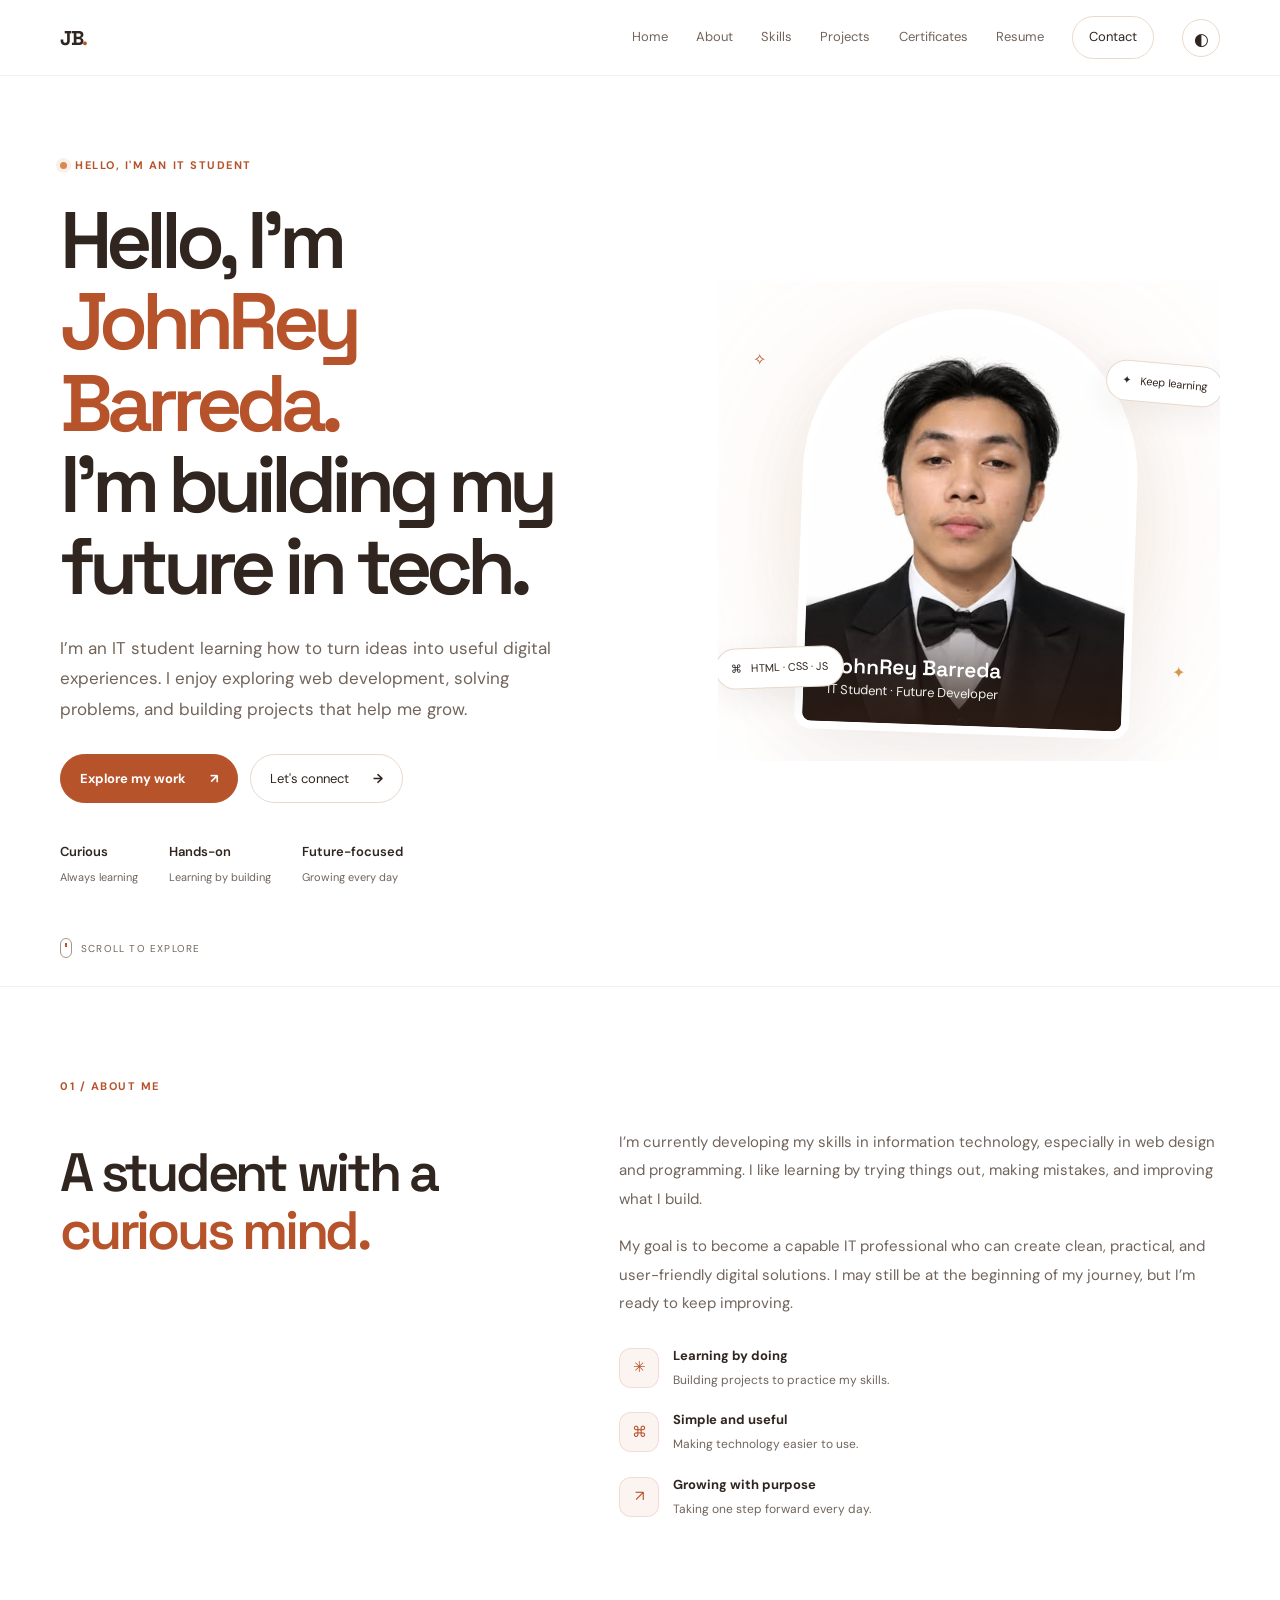
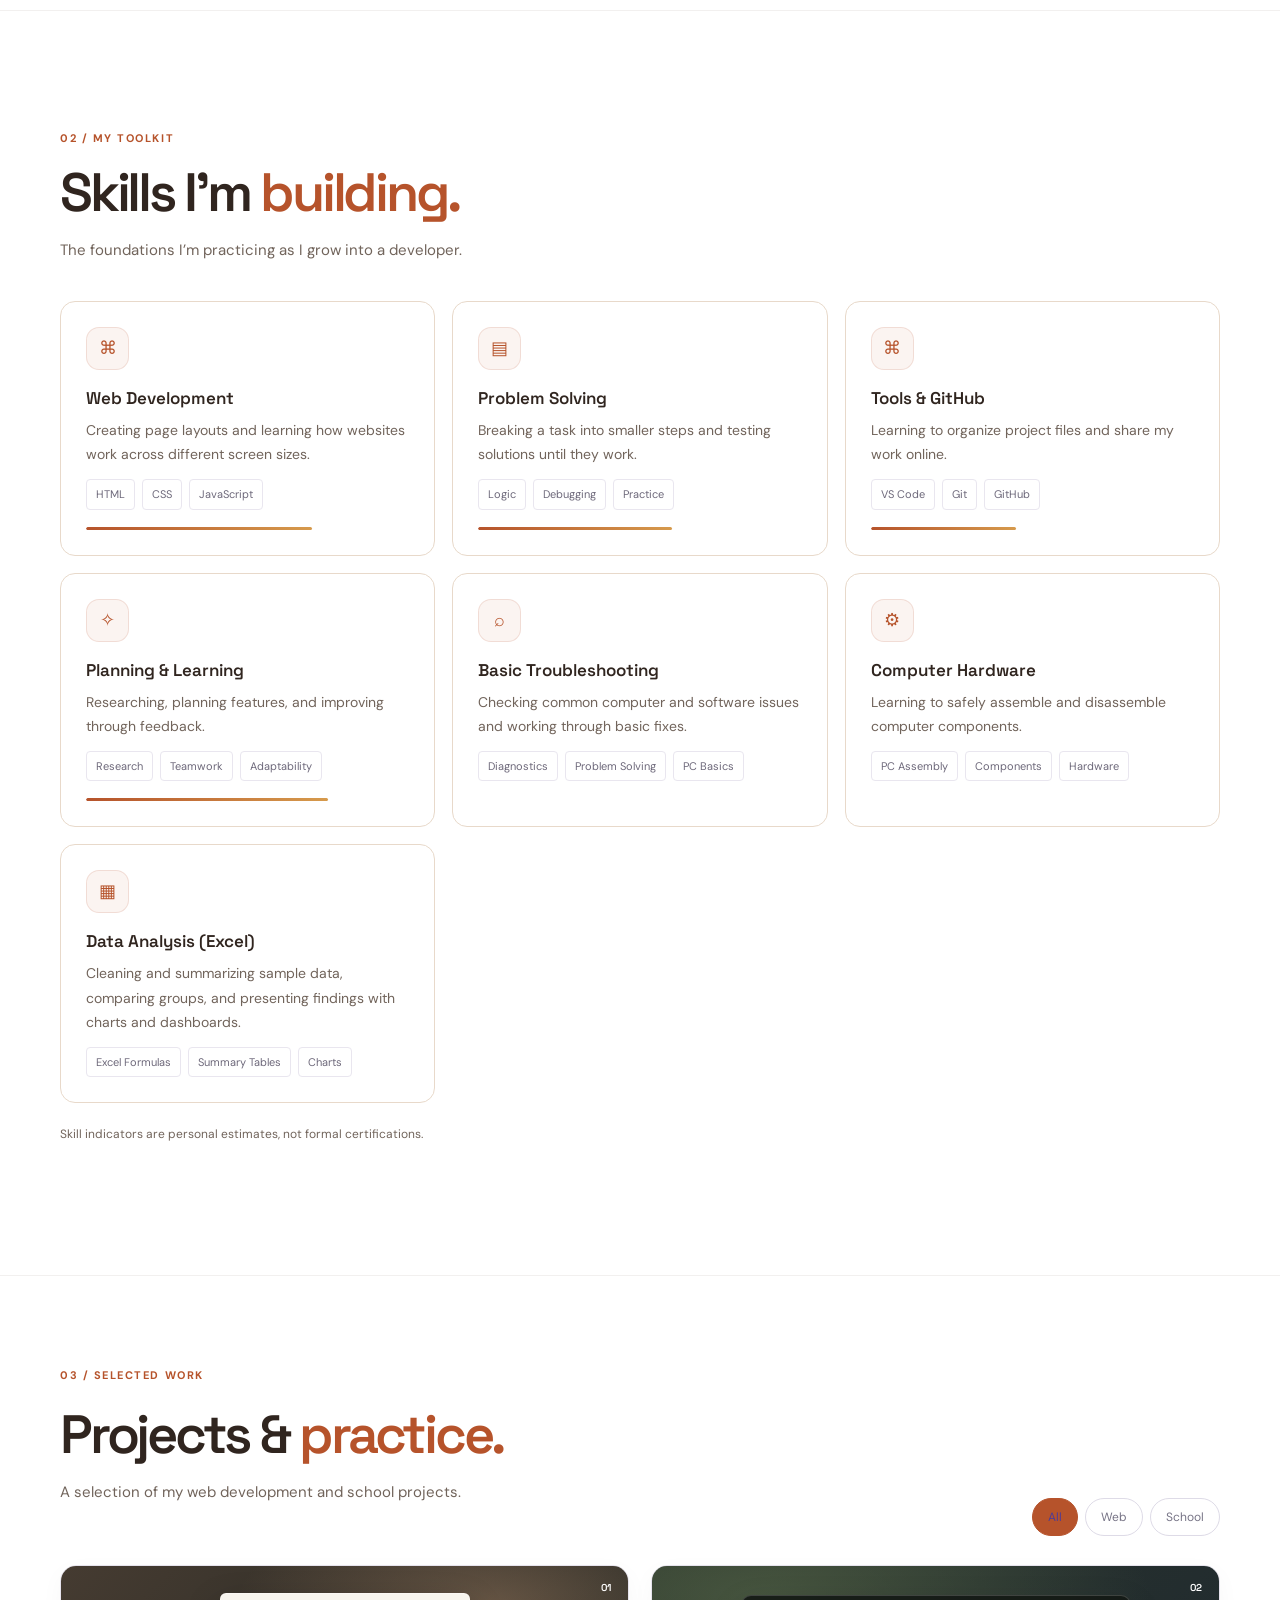
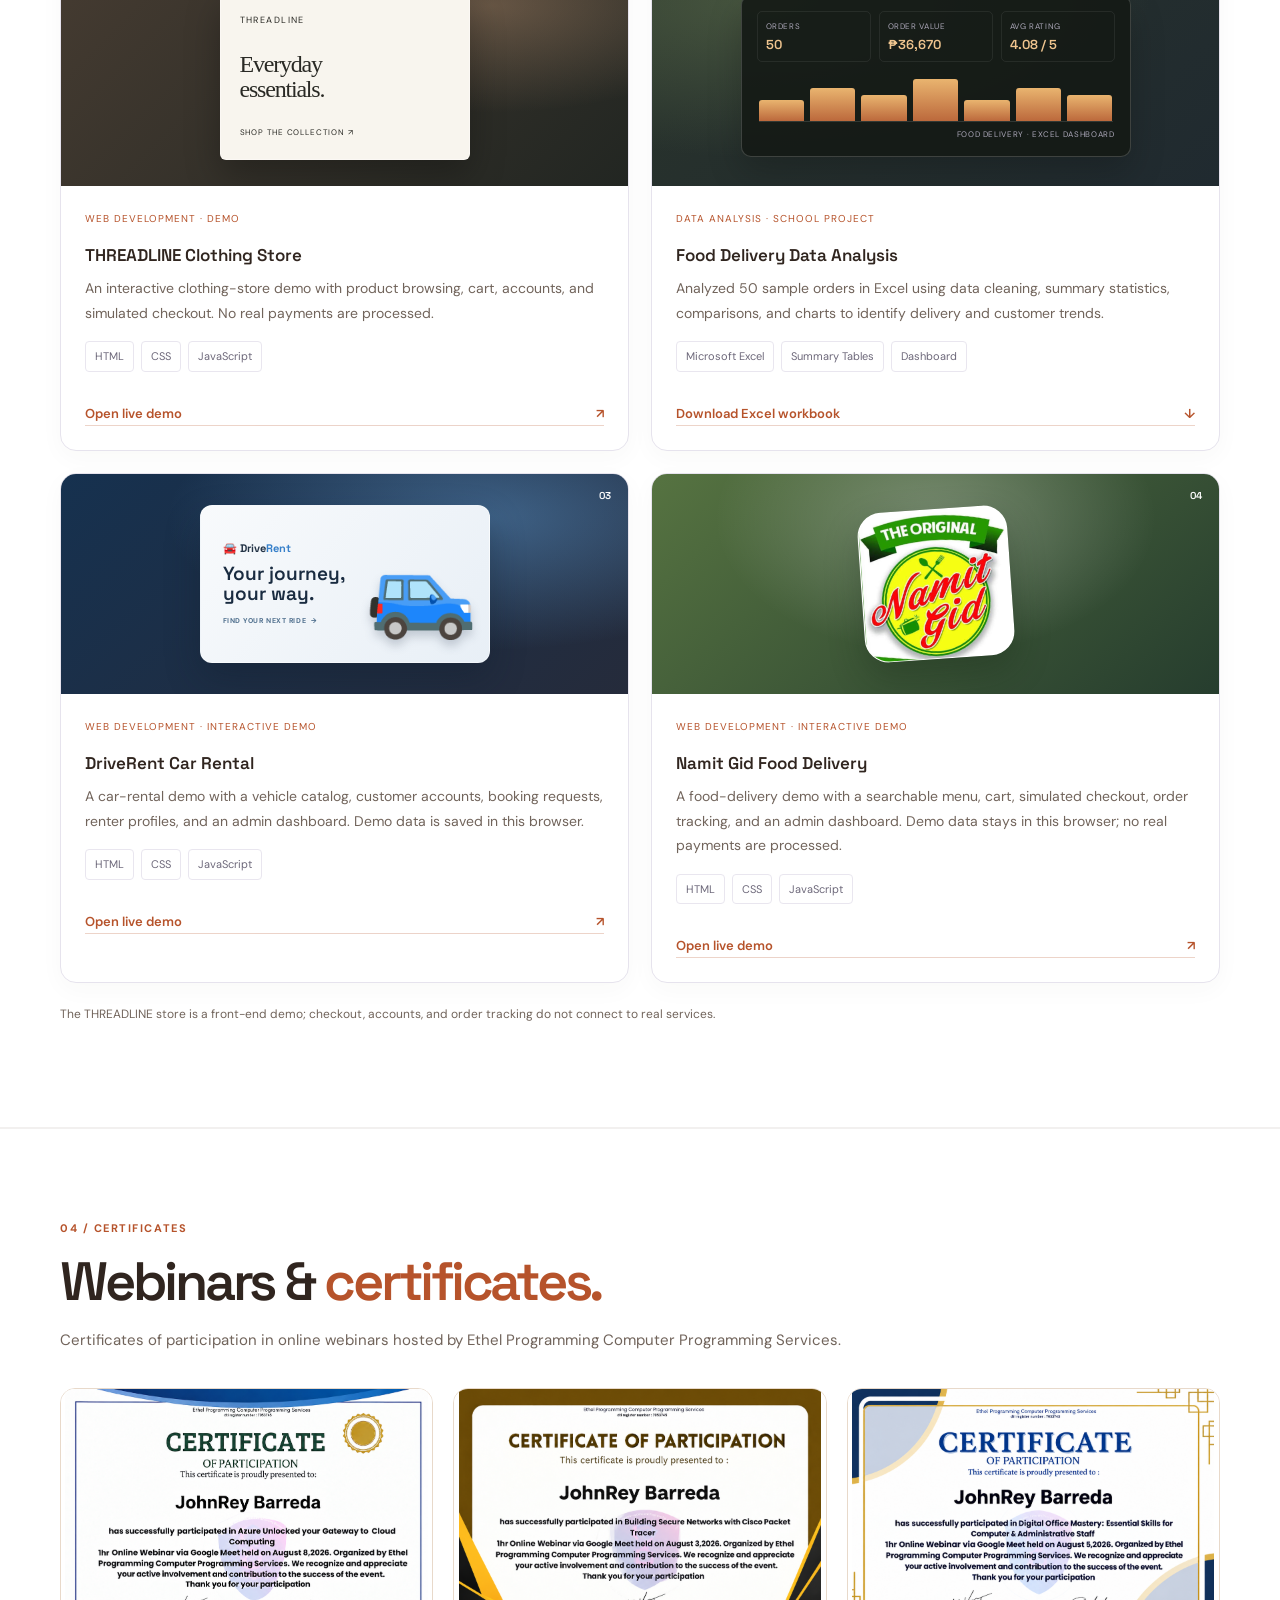
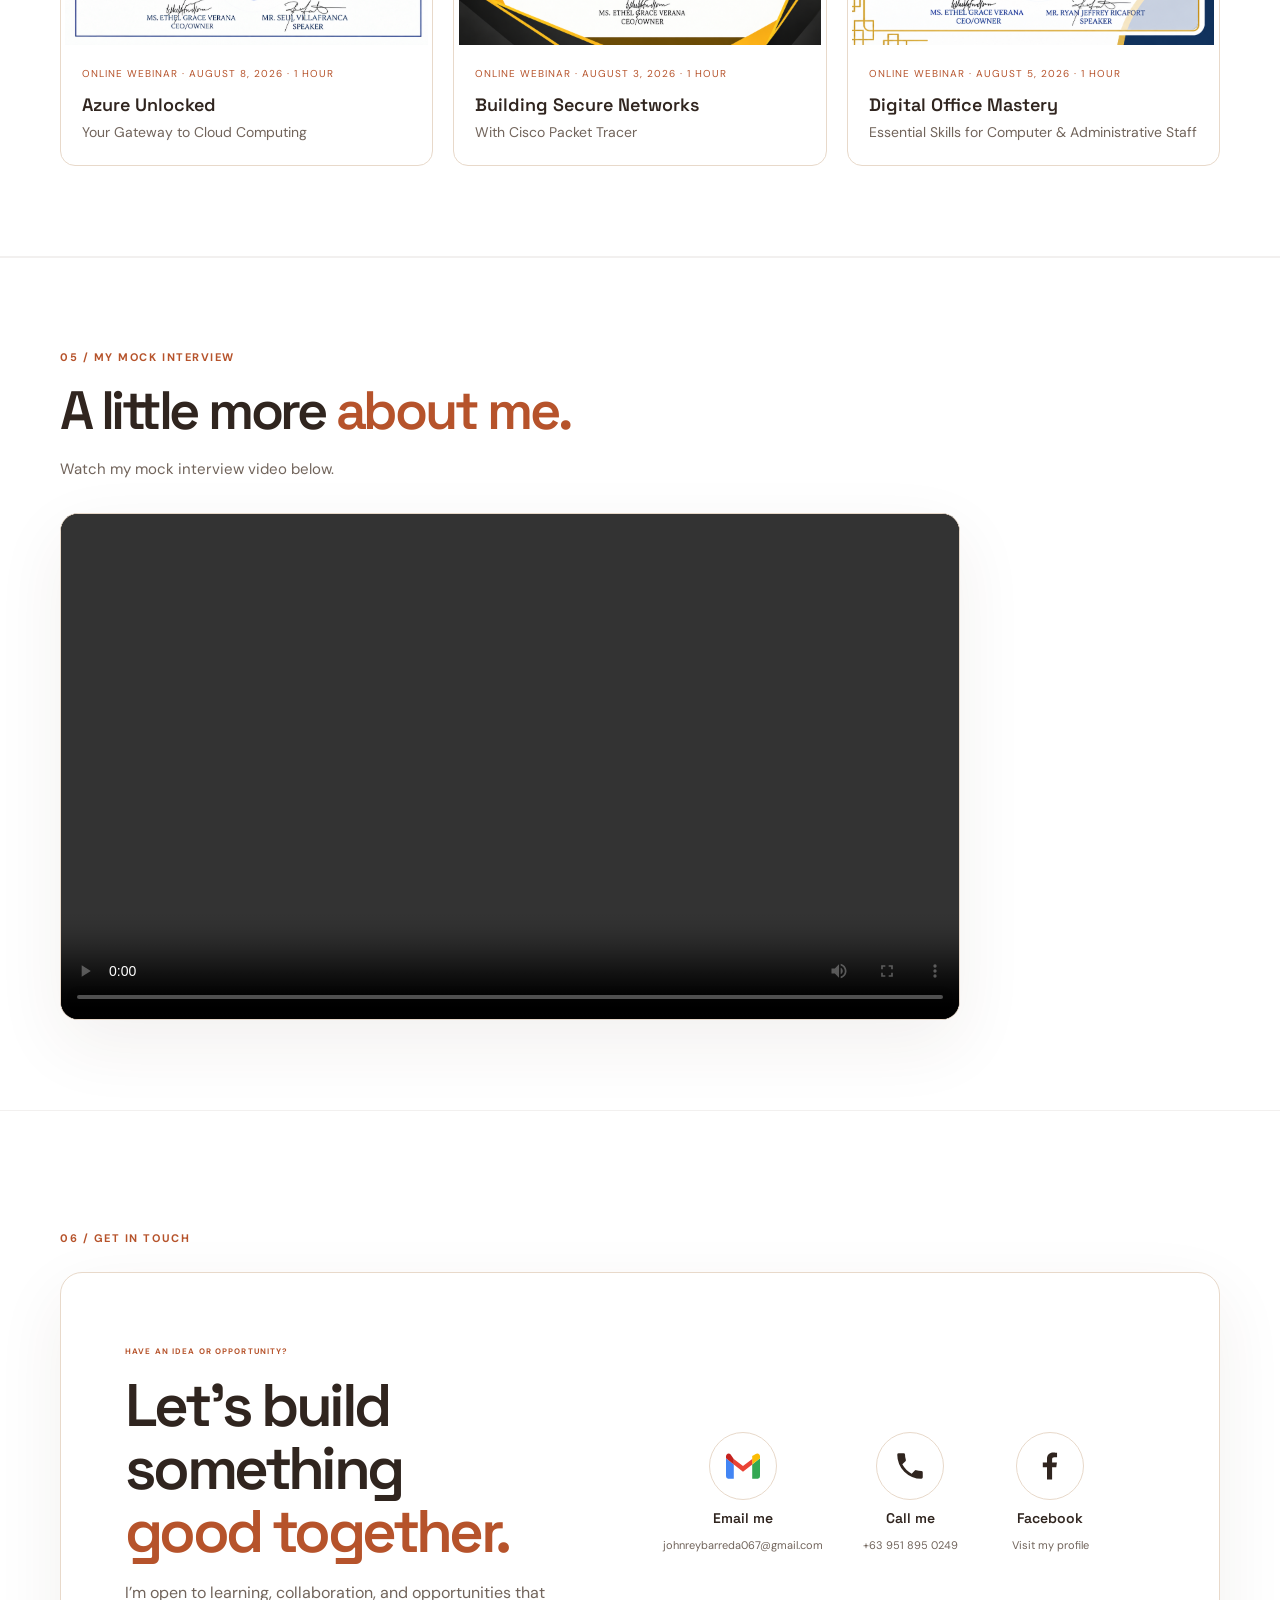
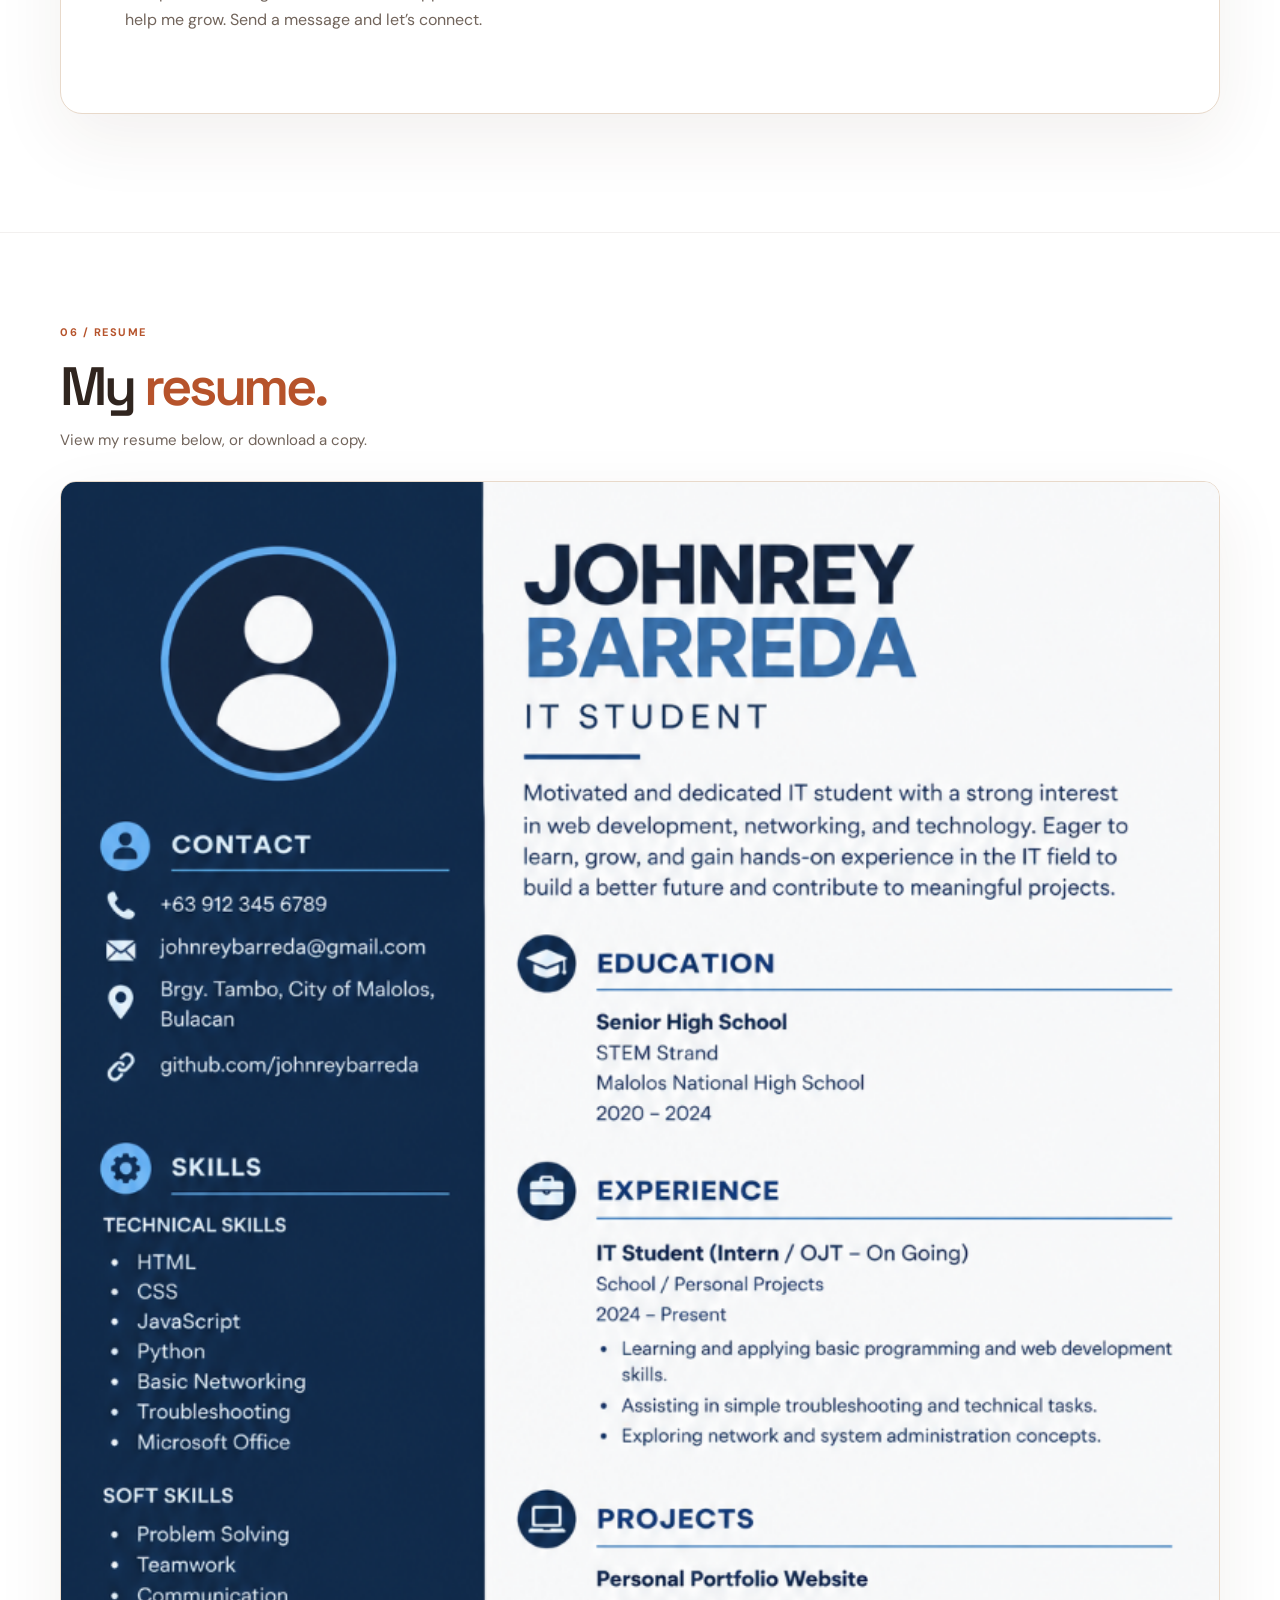
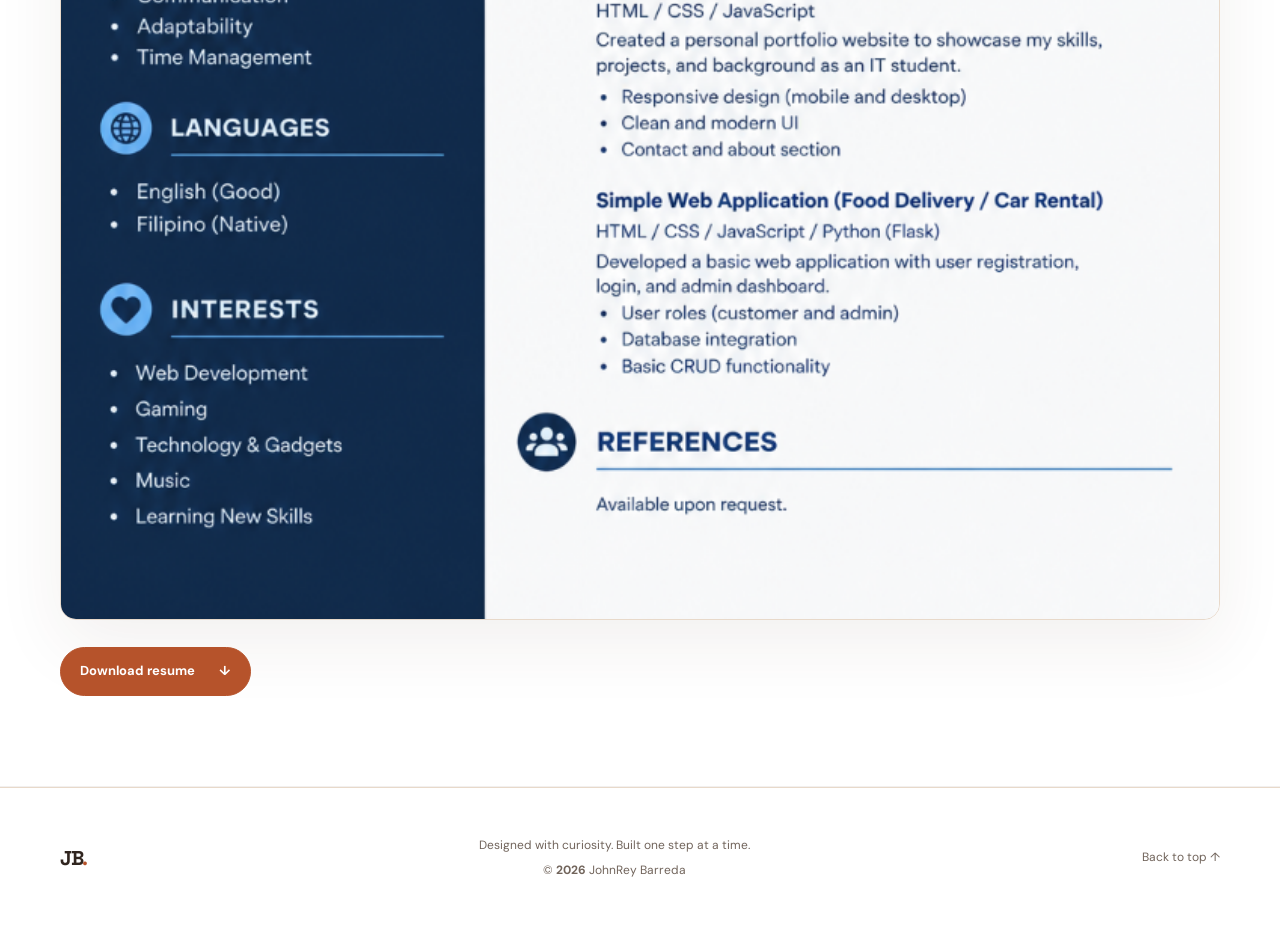
<file: johnrey/index.html>
<!doctype html>
<html lang="en">
<head>
<meta charset="utf-8"><meta name="viewport" content="width=device-width,initial-scale=1">
<meta name="theme-color" content="#fbf7f0">
<meta name="description" content="JohnRey Barreda is an IT student learning web development and building useful digital experiences.">
<title>John Rey Barreda — Portfolio</title>
<meta property="og:title" content="JohnRey Barreda — IT Student & Aspiring Developer">
<meta property="og:description" content="Explore JohnRey's projects, skills, certificates, and journey in technology.">
<meta property="og:type" content="website">
<link rel="preconnect" href="https://fonts.googleapis.com"><link rel="preconnect" href="https://fonts.gstatic.com" crossorigin>
<link href="https://fonts.googleapis.com/css2?family=DM+Sans:wght@400;500;600;700&family=Space+Grotesk:wght@400;500;600;700&display=swap" rel="stylesheet">
<link rel="stylesheet" href="style.css"><link rel="stylesheet" href="readability.css"><link rel="stylesheet" href="portfolio.css"><script defer src="script.js"></script>
</head>
<body>
<a class="skip-link" href="#main">Skip to content</a>
<header class="topbar"><nav class="nav wrap" aria-label="Main navigation"><a class="logo" href="#home">JB<span>.</span></a><button class="hamburger" id="hamburger" type="button" aria-label="Open menu" aria-controls="navlinks" aria-expanded="false">☰</button><div class="navlinks" id="navlinks"><a href="#home">Home</a><a href="#about">About</a><a href="#skills">Skills</a><a href="#projects">Projects</a><a href="#certificates">Certificates</a><a href="#resume">Resume</a><a href="#contact">Contact</a><button id="theme" class="theme" type="button" aria-label="Switch to dark theme">◐</button></div></nav></header>
<main id="main">
<section class="hero wrap" id="home">
<div class="hero-copy reveal"><div class="eyebrow"><i></i> HELLO, I'M AN IT STUDENT</div><h1>Hello, I’m <span>JohnRey<br>Barreda.</span><br>I’m building my<br>future in tech.</h1><p class="lead">I’m an IT student learning how to turn ideas into useful digital experiences. I enjoy exploring web development, solving problems, and building projects that help me grow.</p><div class="actions"><a class="btn primary" href="#projects">Explore my work <b>↗</b></a><a class="btn" href="#contact">Let's connect <b>→</b></a></div><div class="mini-stats"><div><strong>Curious</strong><small>Always learning</small></div><div><strong>Hands-on</strong><small>Learning by building</small></div><div><strong>Future-focused</strong><small>Growing every day</small></div></div></div>
<div class="hero-visual reveal"><div class="glow"></div><div class="orbit orbit1"></div><div class="orbit orbit2"></div><div class="profile-card"><img class="profile-photo" src="johnrey-barreda-profile.png" alt="Portrait of JohnRey Barreda"><div class="photo-caption"><b>JohnRey Barreda</b><small>IT Student · Future Developer</small></div></div><div class="float-tag tag-one">✦ &nbsp; Keep learning</div><div class="float-tag tag-two">⌘ &nbsp; HTML · CSS · JS</div><div class="spark spark1">✦</div><div class="spark spark2">✧</div></div>
<a class="scroll" href="#about"><span></span> SCROLL TO EXPLORE</a>
</section>
<section class="about section-band" id="about"><div class="wrap"><div class="section-kicker reveal">01 / ABOUT ME</div><div class="about-grid"><h2 class="section-title reveal">A student with a<br><span>curious mind.</span></h2><div class="about-copy reveal"><p>I’m currently developing my skills in information technology, especially in web design and programming. I like learning by trying things out, making mistakes, and improving what I build.</p><p>My goal is to become a capable IT professional who can create clean, practical, and user-friendly digital solutions. I may still be at the beginning of my journey, but I’m ready to keep improving.</p><div class="about-points"><div><i>✳</i><span><b>Learning by doing</b><small>Building projects to practice my skills.</small></span></div><div><i>⌘</i><span><b>Simple and useful</b><small>Making technology easier to use.</small></span></div><div><i>↗</i><span><b>Growing with purpose</b><small>Taking one step forward every day.</small></span></div></div></div></div></div></section>
<section class="skills wrap section" id="skills"><div class="section-kicker reveal">02 / MY TOOLKIT</div><h2 class="section-title reveal">Skills I’m <span>building.</span></h2><p class="section-intro reveal">The foundations I’m practicing as I grow into a developer.</p><div class="skill-grid"><article class="skill-card reveal"><div class="skill-icon purple">⌘</div><h3>Web Development</h3><p>Creating page layouts and learning how websites work across different screen sizes.</p><div class="tags"><span>HTML</span><span>CSS</span><span>JavaScript</span></div><div class="level"><span style="width:70%"></span></div></article><article class="skill-card reveal"><div class="skill-icon green">▤</div><h3>Problem Solving</h3><p>Breaking a task into smaller steps and testing solutions until they work.</p><div class="tags"><span>Logic</span><span>Debugging</span><span>Practice</span></div><div class="level"><span style="width:60%"></span></div></article><article class="skill-card reveal"><div class="skill-icon orange">⌘</div><h3>Tools & GitHub</h3><p>Learning to organize project files and share my work online.</p><div class="tags"><span>VS Code</span><span>Git</span><span>GitHub</span></div><div class="level"><span style="width:45%"></span></div></article><article class="skill-card reveal"><div class="skill-icon blue">✧</div><h3>Planning & Learning</h3><p>Researching, planning features, and improving through feedback.</p><div class="tags"><span>Research</span><span>Teamwork</span><span>Adaptability</span></div><div class="level"><span style="width:75%"></span></div></article><article class="skill-card reveal"><div class="skill-icon purple">⌕</div><h3>Basic Troubleshooting</h3><p>Checking common computer and software issues and working through basic fixes.</p><div class="tags"><span>Diagnostics</span><span>Problem Solving</span><span>PC Basics</span></div></article><article class="skill-card reveal"><div class="skill-icon green">⚙</div><h3>Computer Hardware</h3><p>Learning to safely assemble and disassemble computer components.</p><div class="tags"><span>PC Assembly</span><span>Components</span><span>Hardware</span></div></article><article class="skill-card reveal"><div class="skill-icon blue">▦</div><h3>Data Analysis (Excel)</h3><p>Cleaning and summarizing sample data, comparing groups, and presenting findings with charts and dashboards.</p><div class="tags"><span>Excel Formulas</span><span>Summary Tables</span><span>Charts</span></div></article></div><p class="note reveal">Skill indicators are personal estimates, not formal certifications.</p></section>
<section class="projects section-band" id="projects"><div class="wrap"><div class="section-kicker reveal">03 / SELECTED WORK</div><div class="project-heading reveal"><div><h2 class="section-title">Projects & <span>practice.</span></h2><p class="section-intro">A selection of my web development and school projects.</p></div><div class="filters"><button class="active" data-filter="all">All</button><button data-filter="web">Web</button><button data-filter="school">School</button></div></div><div class="project-grid" id="projectGrid">
<article class="project reveal" data-kind="web"><div class="project-art art-orange"><div class="store-preview"><small>THREADLINE</small><b>Everyday<br>essentials.</b><span>SHOP THE COLLECTION ↗</span></div><b>01</b></div><div class="project-body"><div class="project-meta">WEB DEVELOPMENT · DEMO</div><h3>THREADLINE Clothing Store</h3><p>An interactive clothing-store demo with product browsing, cart, accounts, and simulated checkout. No real payments are processed.</p><div class="tags"><span>HTML</span><span>CSS</span><span>JavaScript</span></div><a class="details" href="projects/threadline_clothing_store/index.html" target="_blank" rel="noopener noreferrer">Open live demo <span>↗</span></a></div></article>
<article class="project reveal" data-kind="school"><div class="project-art art-analytics"><div class="analytics-preview" aria-hidden="true"><div class="analytics-kpis"><span><small>ORDERS</small><b>50</b></span><span><small>ORDER VALUE</small><b>₱36,670</b></span><span><small>AVG RATING</small><b>4.08 / 5</b></span></div><div class="analytics-bars"><i></i><i></i><i></i><i></i><i></i><i></i><i></i></div><small class="analytics-caption">FOOD DELIVERY · EXCEL DASHBOARD</small></div><b>02</b></div><div class="project-body"><div class="project-meta">DATA ANALYSIS · SCHOOL PROJECT</div><h3>Food Delivery Data Analysis</h3><p>Analyzed 50 sample orders in Excel using data cleaning, summary statistics, comparisons, and charts to identify delivery and customer trends.</p><div class="tags"><span>Microsoft Excel</span><span>Summary Tables</span><span>Dashboard</span></div><a class="details" href="food-delivery-data-analysis.xlsx" download="Food-Delivery-Data-Analysis.xlsx">Download Excel workbook <span>↓</span></a></div></article>
<article class="project reveal" data-kind="web"><div class="project-art driverent-art"><div class="driverent-preview"><span class="driverent-logo">🚘 Drive<span>Rent</span></span><strong>Your journey,<br>your way.</strong><span class="driverent-car" aria-hidden="true">🚙</span><small>FIND YOUR NEXT RIDE&nbsp; →</small></div><b>03</b></div><div class="project-body"><div class="project-meta">WEB DEVELOPMENT · INTERACTIVE DEMO</div><h3>DriveRent Car Rental</h3><p>A car-rental demo with a vehicle catalog, customer accounts, booking requests, renter profiles, and an admin dashboard. Demo data is saved in this browser.</p><div class="tags"><span>HTML</span><span>CSS</span><span>JavaScript</span></div><a class="details" href="projects/car_rental_system/index.html" target="_blank" rel="noopener noreferrer">Open live demo <span>↗</span></a></div></article>
<article class="project reveal" data-kind="web"><div class="project-art namitgid-art"><div class="namitgid-preview"><img src="projects/namitgid_food_ordering_system/assets/namit-gid-logo.png" alt="The Original Namit Gid logo"></div><b>04</b></div><div class="project-body"><div class="project-meta">WEB DEVELOPMENT · INTERACTIVE DEMO</div><h3>Namit Gid Food Delivery</h3><p>A food-delivery demo with a searchable menu, cart, simulated checkout, order tracking, and an admin dashboard. Demo data stays in this browser; no real payments are processed.</p><div class="tags"><span>HTML</span><span>CSS</span><span>JavaScript</span></div><a class="details" href="projects/namitgid_food_ordering_system/index.html" target="_blank" rel="noopener noreferrer">Open live demo <span>↗</span></a></div></article>
</div><p class="note">The THREADLINE store is a front-end demo; checkout, accounts, and order tracking do not connect to real services.</p></div></section>
<section class="certificates section-band" id="certificates"><div class="wrap"><div class="section-kicker reveal">04 / CERTIFICATES</div><h2 class="section-title reveal">Webinars & <span>certificates.</span></h2><p class="section-intro reveal">Certificates of participation in online webinars hosted by Ethel Programming Computer Programming Services.</p><div class="certificate-grid">
<article class="certificate-card reveal"><a class="certificate-image" href="certificate-azure-cloud-computing.png" target="_blank" rel="noopener noreferrer" aria-label="Open Azure Unlocked: Your Gateway to Cloud Computing certificate"><img src="certificate-azure-cloud-computing.png" alt="Certificate of participation in Azure Unlocked: Your Gateway to Cloud Computing, August 8, 2026"></a><div class="certificate-copy"><div class="project-meta">ONLINE WEBINAR · AUGUST 8, 2026 · 1 HOUR</div><h3>Azure Unlocked</h3><p>Your Gateway to Cloud Computing</p></div></article>
<article class="certificate-card reveal"><a class="certificate-image" href="certificate-secure-networks-cisco-packet-tracer.png" target="_blank" rel="noopener noreferrer" aria-label="Open Building Secure Networks with Cisco Packet Tracer certificate"><img src="certificate-secure-networks-cisco-packet-tracer.png" alt="Certificate of participation in Building Secure Networks with Cisco Packet Tracer, August 3, 2026"></a><div class="certificate-copy"><div class="project-meta">ONLINE WEBINAR · AUGUST 3, 2026 · 1 HOUR</div><h3>Building Secure Networks</h3><p>With Cisco Packet Tracer</p></div></article>
<article class="certificate-card reveal"><a class="certificate-image" href="certificate-digital-office-mastery.png" target="_blank" rel="noopener noreferrer" aria-label="Open Digital Office Mastery: Essential Skills for Computer and Administrative Staff certificate"><img src="certificate-digital-office-mastery.png" alt="Certificate of participation in Digital Office Mastery: Essential Skills for Computer and Administrative Staff, August 5, 2026"></a><div class="certificate-copy"><div class="project-meta">ONLINE WEBINAR · AUGUST 5, 2026 · 1 HOUR</div><h3>Digital Office Mastery</h3><p>Essential Skills for Computer & Administrative Staff</p></div></article>
</div></div></section>
<section class="video-section section-band" id="video">
<div class="wrap">
<div class="section-kicker reveal"> 05 / MY MOCK INTERVIEW</div>
<h2 class="section-title reveal">A little more <span>about me.</span></h2>
<p class="section-intro reveal">Watch my mock interview video below.</p>
<div class="video-frame reveal">
<video controls preload="metadata" playsinline aria-label="My video">
<source src="videos/intro.mp4.mp4" type="video/mp4">
Your browser does not support video playback.
</video>
</div>
</div>
</section>
<section class="contact wrap section" id="contact">
<div class="section-kicker reveal">06 / GET IN TOUCH</div>
<div class="contact-panel reveal">
<div class="contact-copy">
<p class="eyebrow">HAVE AN IDEA OR OPPORTUNITY?</p>
<h2>Let’s build<br>something<br><span>good together.</span></h2>
<p>I’m open to learning, collaboration, and opportunities that help me grow. Send a message and let’s connect.</p>
</div>
<div class="contact-cta">
<div class="contact-action">
<a class="contact-icon" id="gmailContact" href="https://mail.google.com/mail/u/0/?view=cm&amp;fs=1&amp;to=johnreybarreda%40gmail.com" target="_blank" rel="noopener noreferrer" aria-label="Send an email to JohnRey Barreda using Gmail">
<svg viewBox="0 0 48 36" aria-hidden="true" focusable="false"><path fill="#4285f4" d="M3 36h8V16L0 7v25a4 4 0 0 0 3 4"/><path fill="#34a853" d="M37 36h8a4 4 0 0 0 3-4V7l-11 9"/><path fill="#fbbc04" d="M37 8v8l11-9V4a4 4 0 0 0-6-3L37 4"/><path fill="#ea4335" d="M11 8v8L24 26 37 16V8L24 18"/><path fill="#c5221f" d="M0 4v3l11 9V8L6 1a4 4 0 0 0-6 3"/></svg>
</a>
<span>Email me</span><small>johnreybarreda067@gmail.com</small>
</div>
<div class="contact-action">
<a class="contact-icon phone-icon" href="tel:+639123456789" aria-label="Call JohnRey Barreda at +63 912 345 6789">
<svg viewBox="0 0 24 24" aria-hidden="true" focusable="false"><path d="M6.6 10.8a15.5 15.5 0 0 0 6.6 6.6l2.2-2.2a1 1 0 0 1 1.02-.24 11.4 11.4 0 0 0 3.58.57 1 1 0 0 1 1 1V20a1 1 0 0 1-1 1A17 17 0 0 1 3 4a1 1 0 0 1 1-1h3.5a1 1 0 0 1 1 1 11.4 11.4 0 0 0 .57 3.58 1 1 0 0 1-.25 1.02z"/></svg>
</a>
<span>Call me</span><small>+63  951 895 0249</small>
</div>
<div class="contact-action">
<a class="contact-icon facebook-icon" href="https://www.facebook.com/johnrey.barreda.37" target="_blank" rel="noopener noreferrer" aria-label="Visit JohnRey Barreda's Facebook profile">
<svg viewBox="0 0 24 24" aria-hidden="true" focusable="false"><path d="M13.4 21v-8.2h2.8l.4-3.2h-3.2v-2c0-.9.3-1.5 1.6-1.5h1.7V3.2c-.3 0-1.3-.2-2.5-.2-2.5 0-4.2 1.5-4.2 4.3v2.4H7.2v3.2H10V21z"/></svg>
</a>
<span>Facebook</span><small>Visit my profile</small>
</div>
</div>
</div>
</section>
<section class="resume section-band" id="resume"><div class="wrap resume-panel"><div class="resume-heading"><div class="section-kicker">06 / RESUME</div><h2 class="section-title">My <span>resume.</span></h2><p class="section-intro">View my resume below, or download a copy.</p></div><div class="resume-preview"><img src="johnrey-barreda-resume.png" alt="Resume of JohnRey Barreda, IT student in Tambo, Philippines"></div><a class="btn primary resume-download" href="johnrey-barreda-resume.png" download="JohnRey-Barreda-Resume.png">Download resume <b>↓</b></a></div></section>
</main>
<footer><div class="wrap footer-inner"><a class="logo" href="#home">JB<span>.</span></a><p>Designed with curiosity. Built one step at a time. <span>© <b id="year"></b> JohnRey Barreda</span></p><a href="#home">Back to top ↑</a></div></footer>
</body></html>
</file>
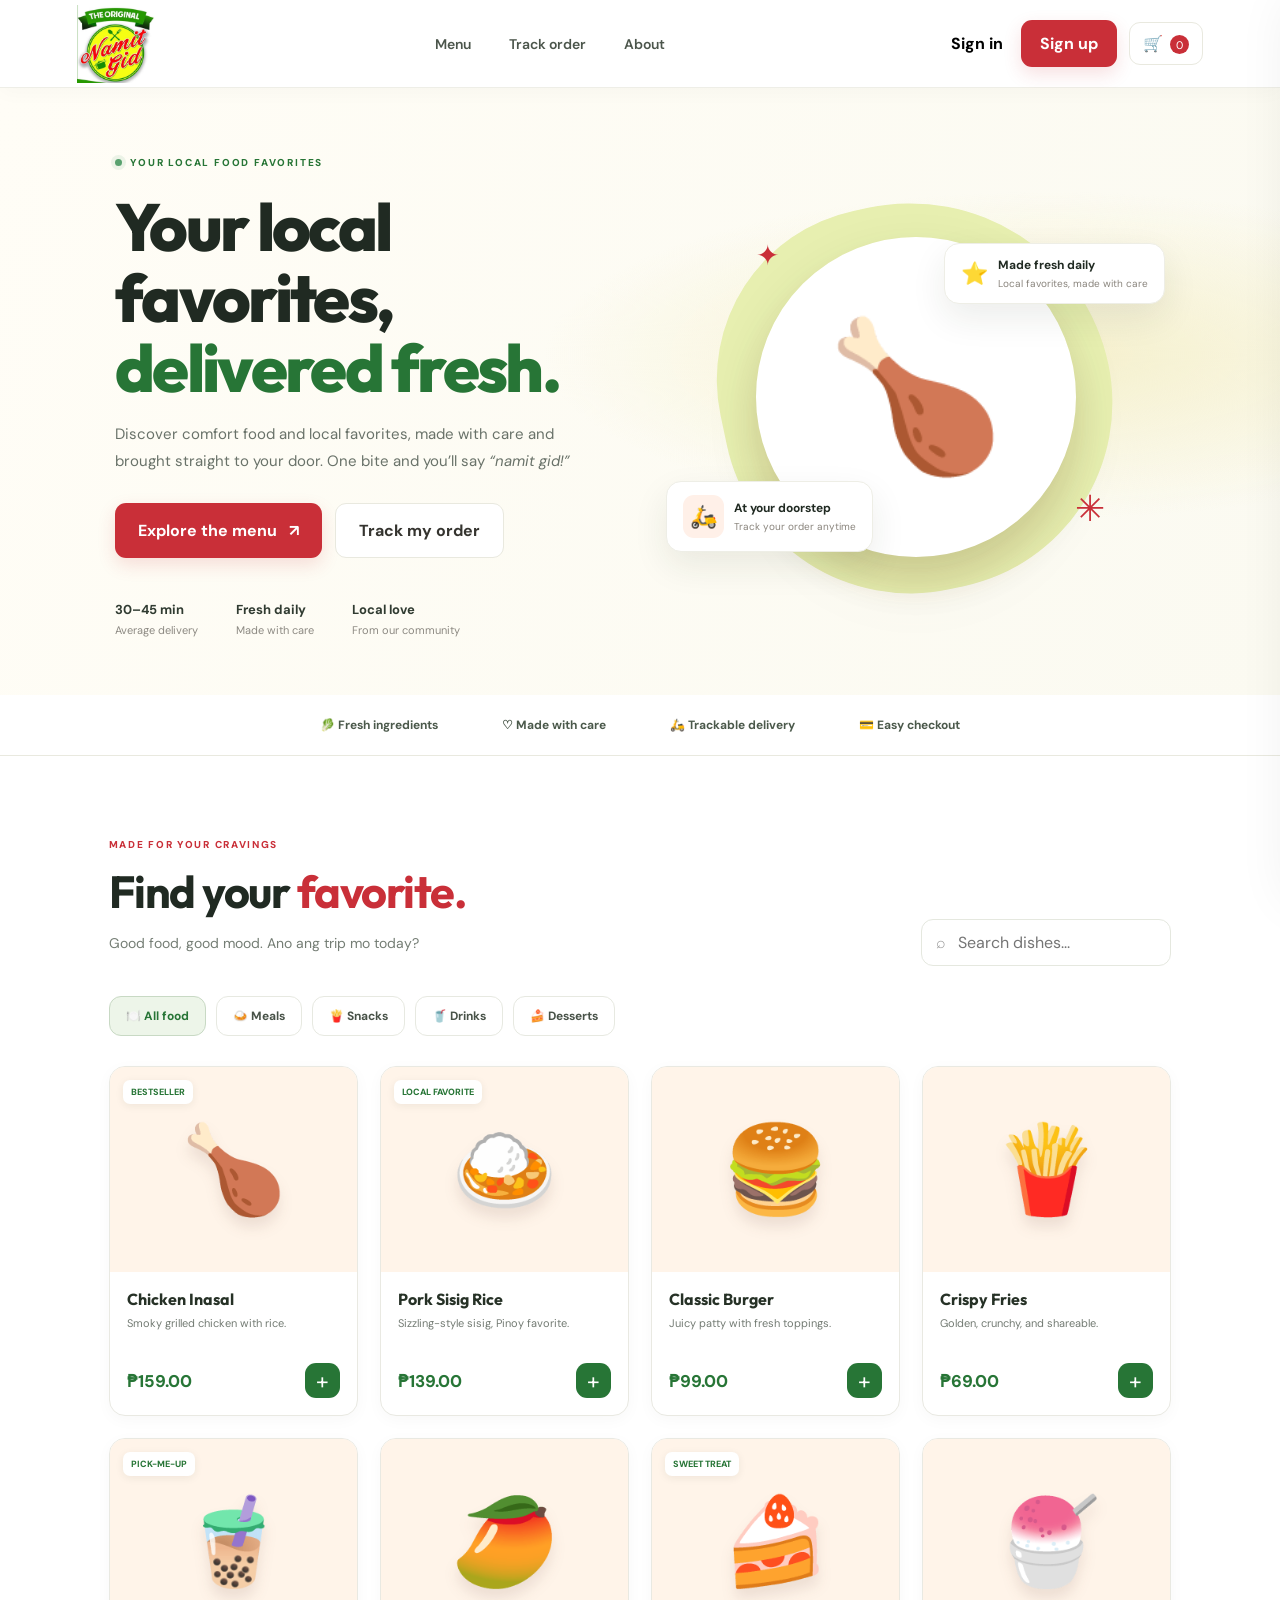
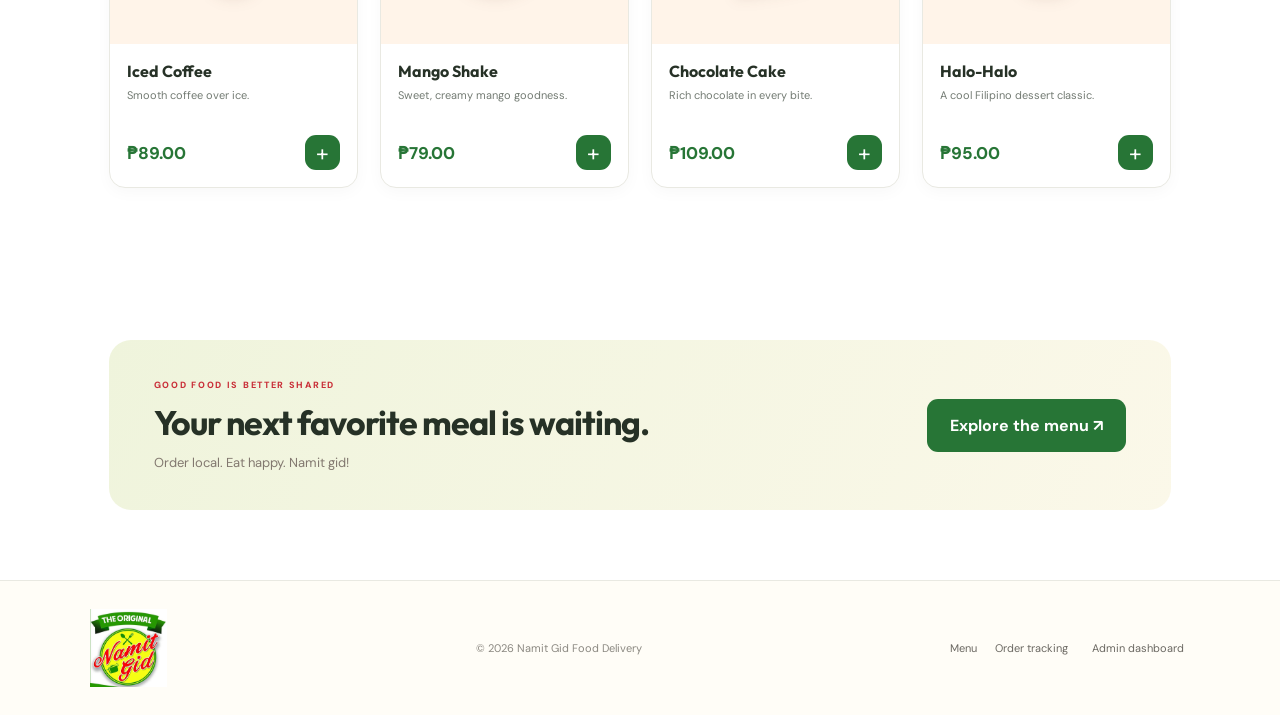
<file: johnrey/projects/namitgid_food_ordering_system/index.html>
<!DOCTYPE html>
<html lang="en">
<head>
  <meta charset="UTF-8" />
  <meta name="viewport" content="width=device-width, initial-scale=1.0" />
  <meta name="theme-color" content="#277536" />
  <meta name="description" content="Fresh local favorites delivered to your door. Explore the Namit Gid menu and order today." />
  <title>Namit Gid — Food Delivery</title>
  <link rel="icon" type="image/png" href="assets/namit-gid-logo.png" />
  <link rel="stylesheet" href="style.css" />
  <link rel="stylesheet" href="admin-menu.css" />
  <link rel="stylesheet" href="brand-polish.css" />
  <link rel="preconnect" href="https://fonts.googleapis.com">
  <link rel="preconnect" href="https://fonts.gstatic.com" crossorigin>
  <link href="https://fonts.googleapis.com/css2?family=DM+Sans:wght@400;500;600;700&family=Outfit:wght@400;500;600;700;800&display=swap" rel="stylesheet">
</head>
<body>
  <header class="topbar">
    <a class="brand" href="#home" aria-label="Namit Gid home"><img class="brand-logo" src="assets/namit-gid-logo.png" alt="The Original Namit Gid"></a>
    <nav class="nav-links"><a href="#menu">Menu</a><a href="#tracking" id="trackOrderNav">Track order</a><a href="#about">About</a></nav>
    <div class="top-actions"><button class="text-btn" id="signinOpen">Sign in</button><button class="btn btn-primary" id="signupOpen">Sign up</button><button class="cart-button" id="cartOpen">🛒 <span id="cartCount">0</span></button><button class="mobile-menu" id="mobileMenu">☰</button></div>
  </header>

  <main id="home">
    <section class="hero">
      <div class="hero-copy">
        <div class="eyebrow"><span class="live-dot"></span> YOUR LOCAL FOOD FAVORITES</div>
        <h1>Your local favorites,<br><span>delivered fresh.</span></h1>
        <p>Discover comfort food and local favorites, made with care and brought straight to your door. One bite and you’ll say <i>“namit gid!”</i></p>
        <div class="hero-actions"><a class="btn btn-primary btn-large" href="#menu">Explore the menu <span>↗</span></a><button class="btn btn-light btn-large" id="trackOrderHero" type="button">Track my order</button></div>
        <div class="hero-stats"><div><b>30–45 min</b><small>Average delivery</small></div><div><b>Fresh daily</b><small>Made with care</small></div><div><b>Local love</b><small>From our community</small></div></div>
      </div>
      <div class="hero-visual"><div class="hero-blob"></div><div class="hero-food" id="heroFood" aria-label="Featured dish">🍗</div><div class="floating-card float-top"><span>⭐</span><div><b>Made fresh daily</b><small>Local favorites, made with care</small></div></div><div class="floating-card float-bottom"><span class="mini-icon">🛵</span><div><b>At your doorstep</b><small>Track your order anytime</small></div></div><span class="sparkle s1">✦</span><span class="sparkle s2">✳</span></div>
    </section>

    <section class="trust-strip"><span>🥬 Fresh ingredients</span><span>♡ Made with care</span><span>🛵 Trackable delivery</span><span>💳 Easy checkout</span></section>

    <section class="section" id="menu">
      <div class="section-heading"><div><div class="eyebrow">MADE FOR YOUR CRAVINGS</div><h2>Find your <span>favorite.</span></h2><p>Good food, good mood. Ano ang trip mo today?</p></div><div class="search-wrap"><span>⌕</span><input id="searchInput" type="search" placeholder="Search dishes..." aria-label="Search dishes"></div></div>
      <div class="category-row" id="categories"><button class="category active" data-category="All">🍽️ All food</button><button class="category" data-category="Meals">🍛 Meals</button><button class="category" data-category="Snacks">🍟 Snacks</button><button class="category" data-category="Drinks">🥤 Drinks</button><button class="category" data-category="Desserts">🍰 Desserts</button></div>
      <div class="food-grid" id="foodGrid"></div>
    </section>

    <section class="tracking-section tracking-page" id="tracking" aria-labelledby="trackingPageTitle">
      <header class="tracking-page-header">
        <div><small>ORDER TRACKING</small><h1 id="trackingPageTitle">Track your order</h1></div>
        <button class="btn btn-light" id="closeTrackingPage" type="button">← Back to website</button>
      </header>
      <div class="tracking-page-content">
        <div class="tracking-copy">
          <div class="eyebrow">NO MORE “SAAN NA NA?”</div><h2>Your food journey,<br><span>step by step.</span></h2>
          <p>Stay updated from the moment your order is confirmed until it arrives at your door.</p>
          <div class="tracking-steps"><div class="step-icon">✓</div><div><b>Order confirmed</b><small>We got your order.</small></div><div class="step-icon">♨</div><div><b>Preparing your food</b><small>Freshly prepared by the kitchen.</small></div><div class="step-icon">🛵</div><div><b>Out for delivery</b><small>Your rider is on the way.</small></div></div>
        </div>
        <div class="track-card">
          <div class="track-card-head"><div><small>ORDER TRACKING</small><h3>Where's my food?</h3></div><span class="track-pulse">● LIVE DEMO</span></div>
          <form id="trackForm" class="track-form"><label for="orderId">Enter your order ID</label><div class="track-input-row"><input id="orderId" placeholder="e.g. NG-1001" required><button class="btn btn-primary" type="submit">Track order</button></div></form>
          <div id="trackingResult" class="tracking-result"><div class="empty-track">🛵<b>Your next delicious moment is close.</b><span>Place an order to see its tracking updates here.</span></div></div>
          <div class="map-placeholder"><div class="map-grid"></div><span class="map-pin pin-a">📍</span><span class="map-pin pin-b">🏠</span><span class="route-line"></span><div class="map-label">DELIVERY ROUTE PREVIEW</div></div>
        </div>
      </div>
    </section>

    <section class="cta-banner" id="about"><div><div class="eyebrow">GOOD FOOD IS BETTER SHARED</div><h2>Your next favorite meal is waiting.</h2><p>Order local. Eat happy. Namit gid!</p></div><a class="btn btn-dark btn-large" href="#menu">Explore the menu ↗</a></section>
  </main>

  <footer><a class="brand footer-brand" href="#home" aria-label="Namit Gid home"><img class="brand-logo" src="assets/namit-gid-logo.png" alt="The Original Namit Gid"></a><span>© 2026 Namit Gid Food Delivery</span><div><a href="#menu">Menu</a><a href="#tracking" id="trackOrderFooter">Order tracking</a><button id="adminOpen">Admin dashboard</button></div></footer>

  <div class="overlay" id="modalOverlay"></div>
  <section class="modal" id="authModal" role="dialog" aria-modal="true" aria-labelledby="authTitle"><button class="modal-close" data-close>×</button><div class="modal-icon">🍲</div><div class="eyebrow">WELCOME TO NAMIT GID</div><h2 id="authTitle">Good to see you!</h2><p id="authSubtitle">Sign in to order your favorites.</p><form id="authForm"><label for="authName" id="nameLabel" class="hidden">Full name</label><input id="authName" class="hidden" placeholder="Your full name"><label for="authEmail">Email address</label><input id="authEmail" type="email" placeholder="you@example.com" required><label for="authPassword">Password</label><input id="authPassword" type="password" placeholder="At least 6 characters" minlength="6" required><button class="btn btn-primary full-btn" id="authSubmit" type="submit">Sign in</button></form><p class="switch-auth"><span id="switchText">New here?</span> <button id="authSwitch">Create an account</button></p><button class="admin-signin-shortcut" id="adminSignInShortcut" type="button">Admin? Open the admin dashboard</button><p class="demo-note">Demo only: account details stay in this browser.</p></section>

  <aside class="side-panel" id="cartPanel"><div class="panel-head"><div><small>YOUR ORDER</small><h2>Your food bag</h2></div><button class="modal-close" data-close>×</button></div><div id="cartItems" class="cart-items"></div><div class="cart-bottom"><div class="total-row"><span>Subtotal</span><b id="cartTotal">₱0.00</b></div><button id="checkoutBtn" class="btn btn-primary full-btn">Checkout · ₱0.00</button><small>Delivery fee calculated at checkout.</small></div></aside>

  <section class="modal wide-modal" id="checkoutModal" role="dialog" aria-modal="true" aria-labelledby="checkoutTitle"><button class="modal-close" data-close>×</button><div class="eyebrow">ALMOST THERE</div><h2 id="checkoutTitle">Delivery details</h2><p>Where should we bring your delicious order?</p><form id="checkoutForm" class="checkout-form"><label for="deliveryName">Full name</label><input id="deliveryName" required placeholder="Name of receiver"><label for="deliveryPhone">Mobile number</label><input id="deliveryPhone" required type="tel" placeholder="09XX XXX XXXX"><label for="deliveryAddress">Complete delivery address</label><textarea id="deliveryAddress" required placeholder="House number, street, barangay..." rows="3"></textarea><label for="paymentMethod">Payment method</label><select id="paymentMethod"><option>Cash on Delivery</option><option>GCash (demo)</option></select><div class="total-row"><span>Total</span><b id="checkoutTotal">₱0.00</b></div><button class="btn btn-primary full-btn" type="submit">Place order</button></form></section>

  <section class="admin-view" id="adminView">
    <aside class="admin-sidebar">
      <a class="brand admin-brand" href="#home" aria-label="Namit Gid admin portal"><img class="brand-logo" src="assets/namit-gid-logo.png" alt="The Original Namit Gid"><small>ADMIN PORTAL</small></a>
      <button class="admin-nav active" id="adminOverviewNav">▦ &nbsp; Overview</button>
      <button class="admin-nav" id="adminOrdersNav">☷ &nbsp; Orders</button>
      <button class="admin-nav" id="adminMenuNav">🍽 &nbsp; Menu items</button>
      <button class="admin-nav" id="adminCustomersNav">♙ &nbsp; Customers</button>
      <button class="admin-nav" id="backToSite">↗ &nbsp; View website</button>
      <div class="admin-sidebar-bottom"><span class="admin-avatar">A</span><span><b>Administrator</b><small>Store management</small></span></div>
    </aside>
    <main class="admin-main">
      <section class="admin-page active" id="adminOverviewPage">
        <div class="admin-top"><div><small>STORE MANAGEMENT / OVERVIEW</small><h1>Dashboard overview</h1><p>Here's what's happening with your food business.</p></div><button class="btn btn-primary" id="refreshAdmin">↻ Refresh data</button></div>
        <div class="admin-stats">
          <div class="stat-card"><span>Today's orders</span><b id="statOrders">0</b><small>All customer orders</small></div>
          <div class="stat-card"><span>Revenue</span><b id="statRevenue">₱0</b><small>From placed orders</small></div>
          <div class="stat-card"><span>In progress</span><b id="statProgress">0</b><small>Being prepared or delivered</small></div>
          <div class="stat-card"><span>Menu items</span><b id="statMenu">8</b><small>Available dishes</small></div>
        </div>
        <div class="sales-chart-card">
          <div class="sales-chart-heading"><div><h2>Sales overview</h2><p>Daily revenue from the last 7 days</p></div><span class="sales-chart-key"><i></i> Sales</span></div>
          <div class="sales-chart-wrap"><svg id="salesChart" role="img" aria-label="Sales chart for the last seven days" viewBox="0 0 760 260" preserveAspectRatio="none"></svg></div>
          <p class="sales-chart-summary" id="salesChartSummary">Sales are based on orders saved in this browser.</p>
        </div>
        <div class="admin-hint">Demo dashboard: order data is stored in this browser only. Connect a secure backend and database before using this for a real business.</div>
      </section>
      <section class="admin-page" id="adminOrdersPage">
        <div class="admin-top"><div><small>STORE MANAGEMENT / ORDERS</small><h1>Orders</h1><p>View all customer orders and update their status.</p></div><span class="status-pill">● LOCAL DATA</span></div>
        <div class="admin-table-card"><div class="table-heading"><div><h2>All orders</h2><p>Manage orders and keep customers updated.</p></div></div><div class="table-scroll"><table><thead><tr><th>ORDER ID</th><th>CUSTOMER</th><th>ORDER DETAILS</th><th>TOTAL</th><th>STATUS</th><th>UPDATE STATUS</th></tr></thead><tbody id="adminOrderRows"></tbody></table></div><div id="adminEmpty" class="admin-empty hidden">No orders yet. Place a test order on the website to see it here.</div></div>
      </section>
      <section class="admin-page admin-menu-page" id="adminMenuPage">
        <div class="admin-top"><div><small>STORE MANAGEMENT / MENU ITEMS</small><h1>Manage food menu</h1><p>Add dishes or edit their details and photos.</p></div><button class="btn btn-primary" id="addFoodButton" type="button">+ Add food</button></div>
        <form id="foodForm" class="food-editor hidden">
          <h3 id="foodEditorTitle">Add food</h3><input id="foodId" type="hidden">
          <div class="food-editor-grid">
            <div><label for="foodName">Food name</label><input id="foodName" maxlength="60" required></div>
            <div><label for="foodCategory">Category</label><select id="foodCategory" required><option>Meals</option><option>Snacks</option><option>Drinks</option><option>Desserts</option></select></div>
            <div><label for="foodPrice">Price (₱)</label><input id="foodPrice" type="number" min="1" step="0.01" required></div>
            <div><label for="foodImageInput">Food photo</label><input id="foodImageInput" type="file" accept="image/*"><small>Image will be resized before saving.</small></div>
            <div class="food-editor-preview" id="foodImagePreview" aria-label="Food image preview">🍽️</div>
            <div class="food-editor-description"><label for="foodDescription">Description</label><textarea id="foodDescription" maxlength="180" rows="3" required></textarea></div>
          </div>
          <div class="food-editor-actions"><button class="btn btn-light" id="cancelFoodEdit" type="button">Cancel</button><button class="btn btn-primary" type="submit">Save food</button></div>
        </form>
        <div id="adminMenuRows" class="admin-menu-rows"></div>
        <p class="demo-note">Menu edits and photos are saved in this browser only. To share updates across devices, connect a server/database.</p>
      </section>
      <section class="admin-page" id="adminCustomersPage"><div class="admin-top"><div><small>STORE MANAGEMENT / CUSTOMERS</small><h1>Customers</h1><p>Registered demo accounts in this browser.</p></div></div><div class="stat-card"><span>Registered customers</span><b id="statCustomers">0</b><small>Customer demo accounts</small></div></section>
    </main>
    <button class="admin-exit" id="adminExit" aria-label="Close admin dashboard">✕</button>
  </section>

  <div class="toast" id="toast" role="status"></div>
  <section class="modal" id="adminLoginModal" role="dialog" aria-modal="true" aria-labelledby="adminLoginTitle">
    <button class="modal-close" data-close aria-label="Close admin sign in">×</button>
    <div class="eyebrow">STORE MANAGEMENT</div>
    <h2 id="adminLoginTitle">Admin sign in</h2>
    <p>Sign in to open the store dashboard.</p>
    <form id="adminLoginForm">
      <label for="adminEmail">Admin email</label>
      <input id="adminEmail" type="email" autocomplete="username" value="admin@namitgid.com" required>
      <label for="adminPassword">Password</label>
      <input id="adminPassword" type="password" autocomplete="current-password" value="NamitAdmin2026!" required>
      <button class="btn btn-primary full-btn" type="submit">Sign in</button>
    </form>
    <p class="demo-note">Demo credentials: admin@namitgid.com / NamitAdmin2026!</p>
  </section>
  <script src="script.js"></script>
</body>
</html>
</file>
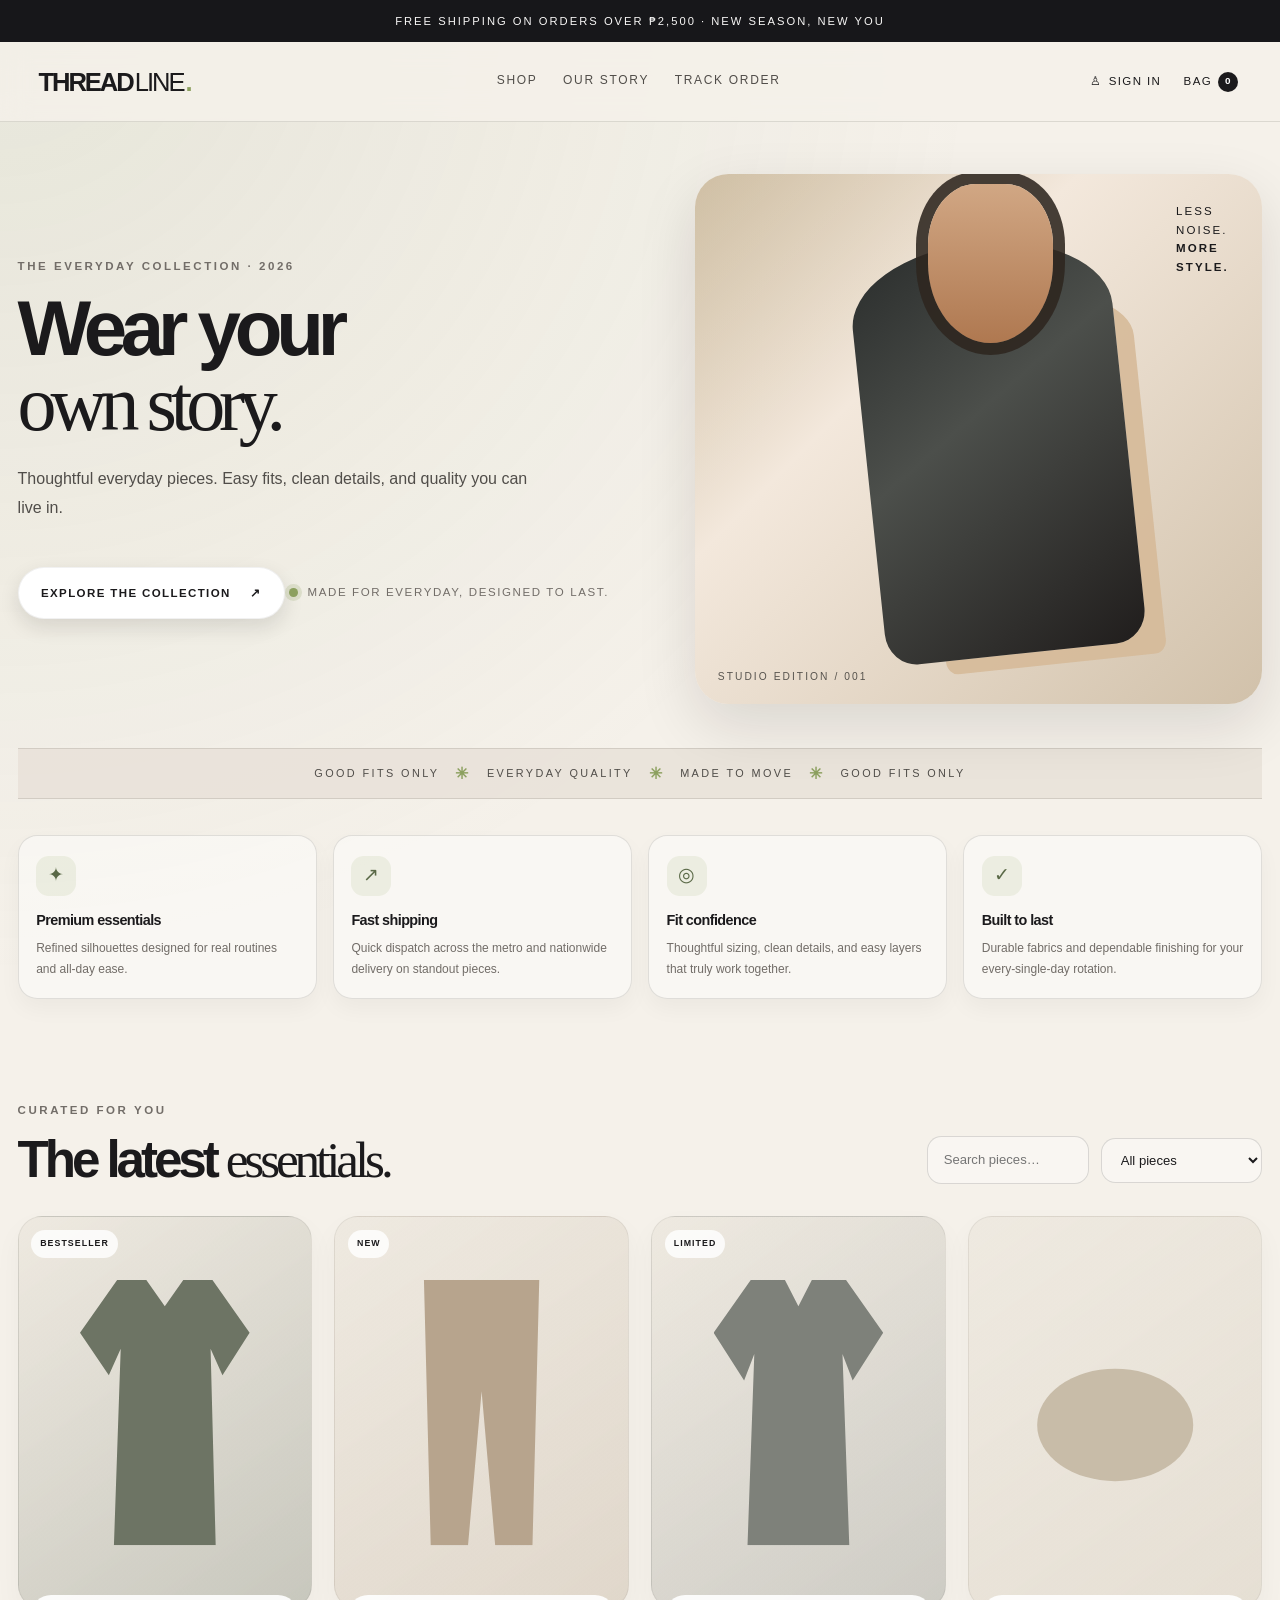
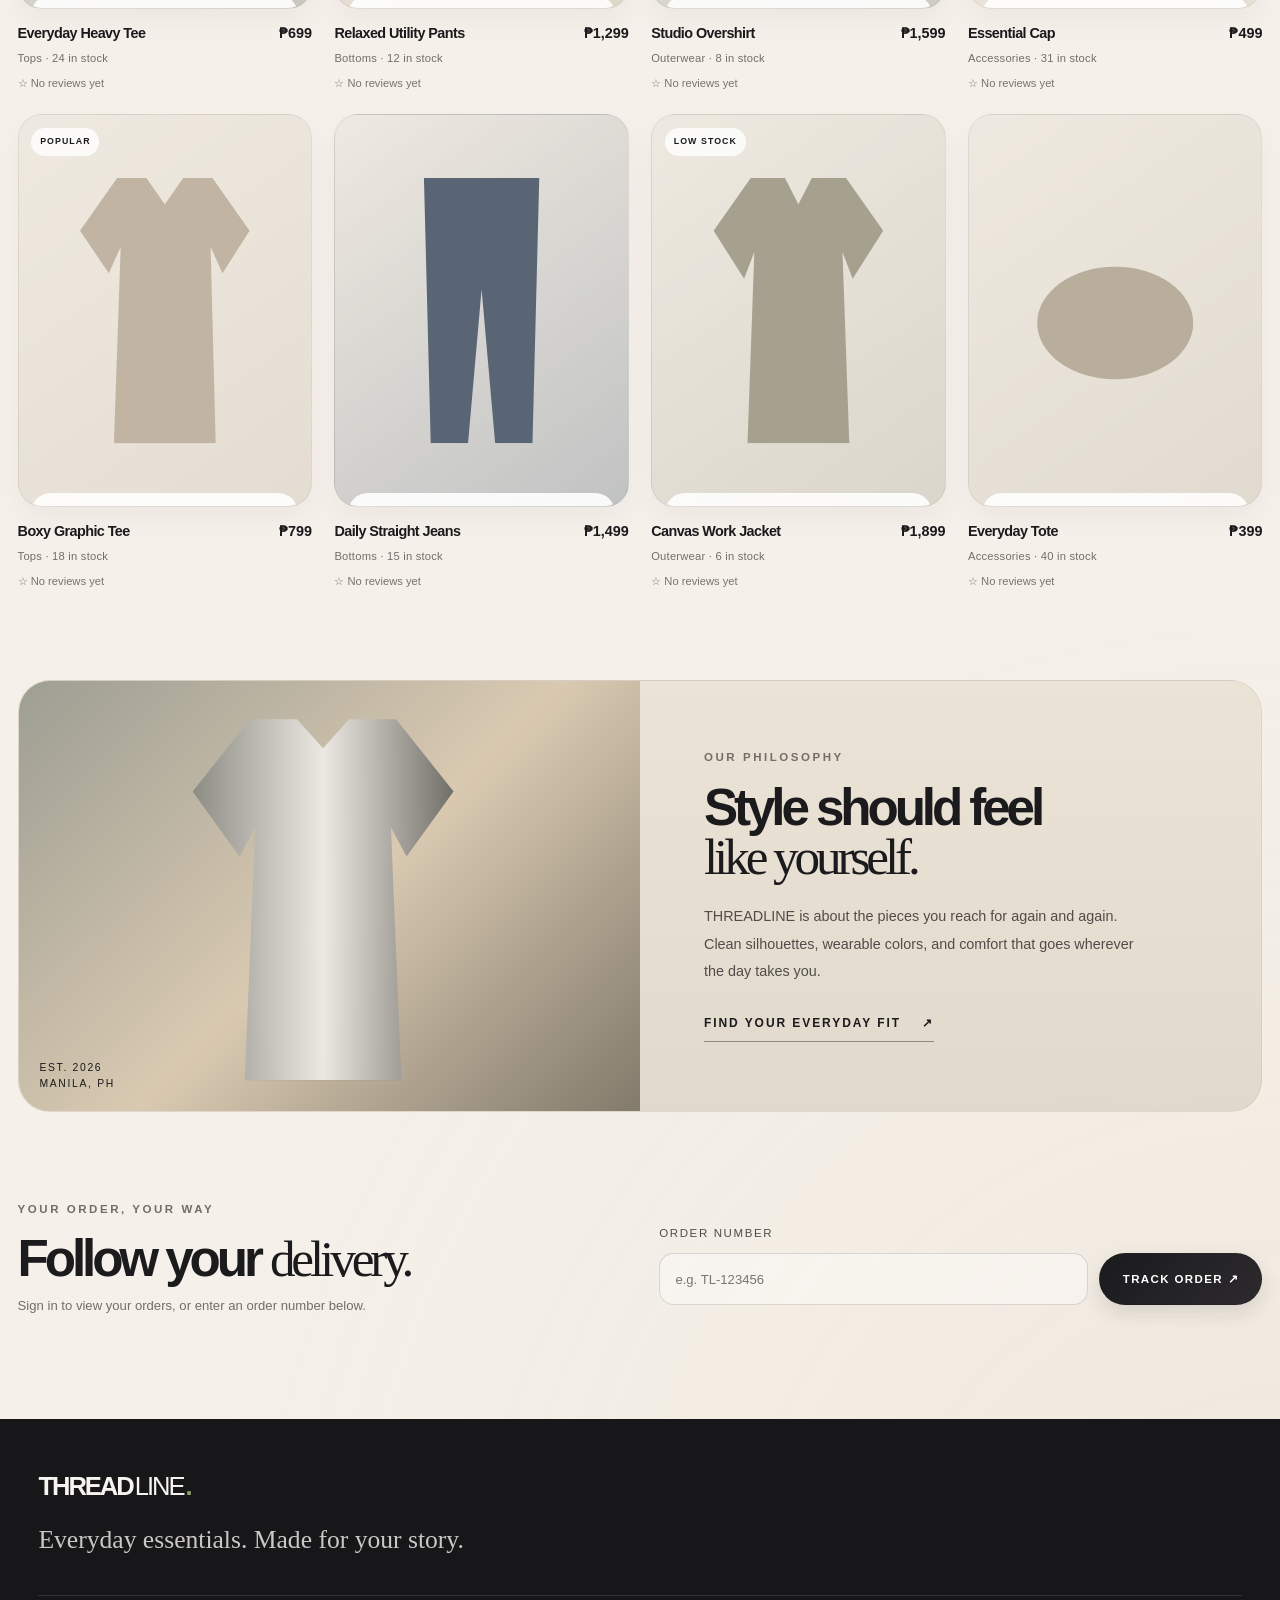
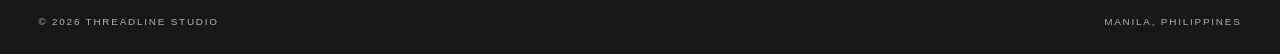
<file: johnrey/projects/threadline_clothing_store/index.html>
<!doctype html>
<html lang="en">
<head>
  <meta charset="utf-8">
  <meta name="viewport" content="width=device-width,initial-scale=1">
  <meta name="theme-color" content="#171717">
  <title>THREADLINE — Everyday essentials</title>
  <link rel="stylesheet" href="style.css">
  <link rel="stylesheet" href="admin.css">
</head>
<body>
  <div class="announcement">FREE SHIPPING ON ORDERS OVER ₱2,500 · NEW SEASON, NEW YOU</div>
  <header class="site-header">
    <a class="brand" href="#" aria-label="Threadline home">THREAD<span>LINE</span><i>.</i></a>
    <nav><a href="#shop">Shop</a><a href="#story">Our story</a><a href="#orders">Track order</a></nav>
    <div class="header-actions">
      <button class="icon-button" id="accountBtn" title="Account">♙ <span id="accountLabel">Sign in</span></button>
      <button class="icon-button" id="cartBtn" title="Shopping bag">Bag <span class="count" id="cartCount">0</span></button>
      <button class="menu-toggle" id="menuToggle" aria-label="Toggle menu">☰</button>
    </div>
  </header>

  <main>
    <section class="hero">
      <div class="hero-copy">
        <p class="eyebrow">THE EVERYDAY COLLECTION · 2026</p>
        <h1>Wear your<br><em>own story.</em></h1>
        <p class="hero-sub">Thoughtful everyday pieces. Easy fits, clean details, and quality you can live in.</p>
        <a class="button button-light" href="#shop">Explore the collection <span>↗</span></a>
        <div class="hero-note"><span class="tiny-dot"></span> Made for everyday, designed to last.</div>
      </div>
      <div class="hero-image" role="img" aria-label="Minimal editorial clothing photograph">
        <div class="hero-stamp">LESS<br>NOISE.<br><b>MORE<br>STYLE.</b></div>
        <div class="hero-image-caption">STUDIO EDITION / 001</div>
      </div>
      <div class="hero-vertical">THREADLINE STUDIO — MANILA</div>
    </section>

    <section class="ticker" aria-label="Store benefits"><span>GOOD FITS ONLY</span><b>✳</b><span>EVERYDAY QUALITY</span><b>✳</b><span>MADE TO MOVE</span><b>✳</b><span>GOOD FITS ONLY</span></section>

    <section class="feature-strip" aria-label="Brand benefits">
      <div class="feature-grid">
        <article class="feature-card">
          <div class="feature-icon">✦</div>
          <strong>Premium essentials</strong>
          <p>Refined silhouettes designed for real routines and all-day ease.</p>
        </article>
        <article class="feature-card">
          <div class="feature-icon">↗</div>
          <strong>Fast shipping</strong>
          <p>Quick dispatch across the metro and nationwide delivery on standout pieces.</p>
        </article>
        <article class="feature-card">
          <div class="feature-icon">◎</div>
          <strong>Fit confidence</strong>
          <p>Thoughtful sizing, clean details, and easy layers that truly work together.</p>
        </article>
        <article class="feature-card">
          <div class="feature-icon">✓</div>
          <strong>Built to last</strong>
          <p>Durable fabrics and dependable finishing for your every-single-day rotation.</p>
        </article>
      </div>
    </section>

    <section class="shop-section section-wrap" id="shop">
      <div class="section-heading">
        <div><p class="eyebrow">CURATED FOR YOU</p><h2>The latest <em>essentials.</em></h2></div>
        <div class="shop-controls">
          <input id="searchInput" class="search-input" placeholder="Search pieces…" aria-label="Search products">
          <select id="categoryFilter" aria-label="Filter category"><option value="All">All pieces</option><option value="Tops">Tops</option><option value="Bottoms">Bottoms</option><option value="Outerwear">Outerwear</option><option value="Accessories">Accessories</option></select>
        </div>
      </div>
      <div class="product-grid" id="productGrid"></div>
      <p class="empty-state hidden" id="emptyProducts">No products match your search.</p>
    </section>

    <section class="story" id="story">
      <div class="story-image"><div class="story-tag">EST. 2026<br>MANILA, PH</div></div>
      <div class="story-copy"><p class="eyebrow">OUR PHILOSOPHY</p><h2>Style should feel<br><em>like yourself.</em></h2><p>THREADLINE is about the pieces you reach for again and again. Clean silhouettes, wearable colors, and comfort that goes wherever the day takes you.</p><a class="text-link" href="#shop">Find your everyday fit <span>↗</span></a></div>
    </section>

    <section class="order-section section-wrap" id="orders">
      <div><p class="eyebrow">YOUR ORDER, YOUR WAY</p><h2>Follow your <em>delivery.</em></h2><p class="muted">Sign in to view your orders, or enter an order number below.</p></div>
      <form id="trackForm" class="track-form"><label for="trackingId">Order number</label><div class="track-row"><input id="trackingId" placeholder="e.g. TL-123456" required><button class="button button-dark">Track order ↗</button></div></form>
      <div id="trackingResult" class="tracking-result hidden"></div>
    </section>
  </main>

  <footer><a class="brand brand-footer" href="#">THREAD<span>LINE</span><i>.</i></a><p>Everyday essentials. Made for your story.</p><div class="footer-bottom"><span>© 2026 THREADLINE STUDIO</span><span>MANILA, PHILIPPINES</span></div></footer>

  <div class="overlay hidden" id="overlay"></div>
  <aside class="drawer hidden" id="cartDrawer" aria-label="Shopping bag">
    <div class="drawer-head"><div><p class="eyebrow">YOUR SELECTION</p><h3>Your bag <span id="drawerCount">(0)</span></h3></div><button class="close-btn" data-close="cartDrawer">✕</button></div>
    <div id="cartItems" class="cart-items"></div>
    <div class="cart-bottom"><div class="subtotal"><span>Subtotal</span><strong id="cartSubtotal">₱0</strong></div><p class="muted small">Shipping and payment are confirmed at checkout.</p><button class="button button-dark full" id="checkoutBtn">Continue to checkout ↗</button></div>
  </aside>

  <aside class="drawer hidden" id="accountDrawer" aria-label="Account panel">
    <div class="drawer-head"><div><p class="eyebrow">WELCOME TO THREADLINE</p><h3 id="accountTitle">Your account</h3></div><button class="close-btn" data-close="accountDrawer">✕</button></div>
    <div id="accountContent"></div>
  </aside>

  <aside class="drawer admin-drawer hidden" id="adminDrawer" aria-label="Admin panel">
    <div class="admin-topbar"><a class="brand" href="#" aria-label="Threadline admin">THREAD<span>LINE</span><i>.</i></a><div><span class="admin-live-dot"></span> Store dashboard</div><button class="close-btn" data-close="adminDrawer" aria-label="Close admin panel">✕</button></div>
    <div id="adminContent"></div>
  </aside>

  <div class="modal-backdrop hidden" id="modalBackdrop">
    <section class="modal" role="dialog" aria-modal="true" aria-labelledby="modalTitle">
      <button class="close-btn modal-close" id="modalClose">✕</button><div id="modalContent"></div>
    </section>
  </div>
  <div class="toast" id="toast" role="status"></div>
  <script src="script.js"></script>
  <script src="product-images.js"></script>
</body>
</html>
</file>
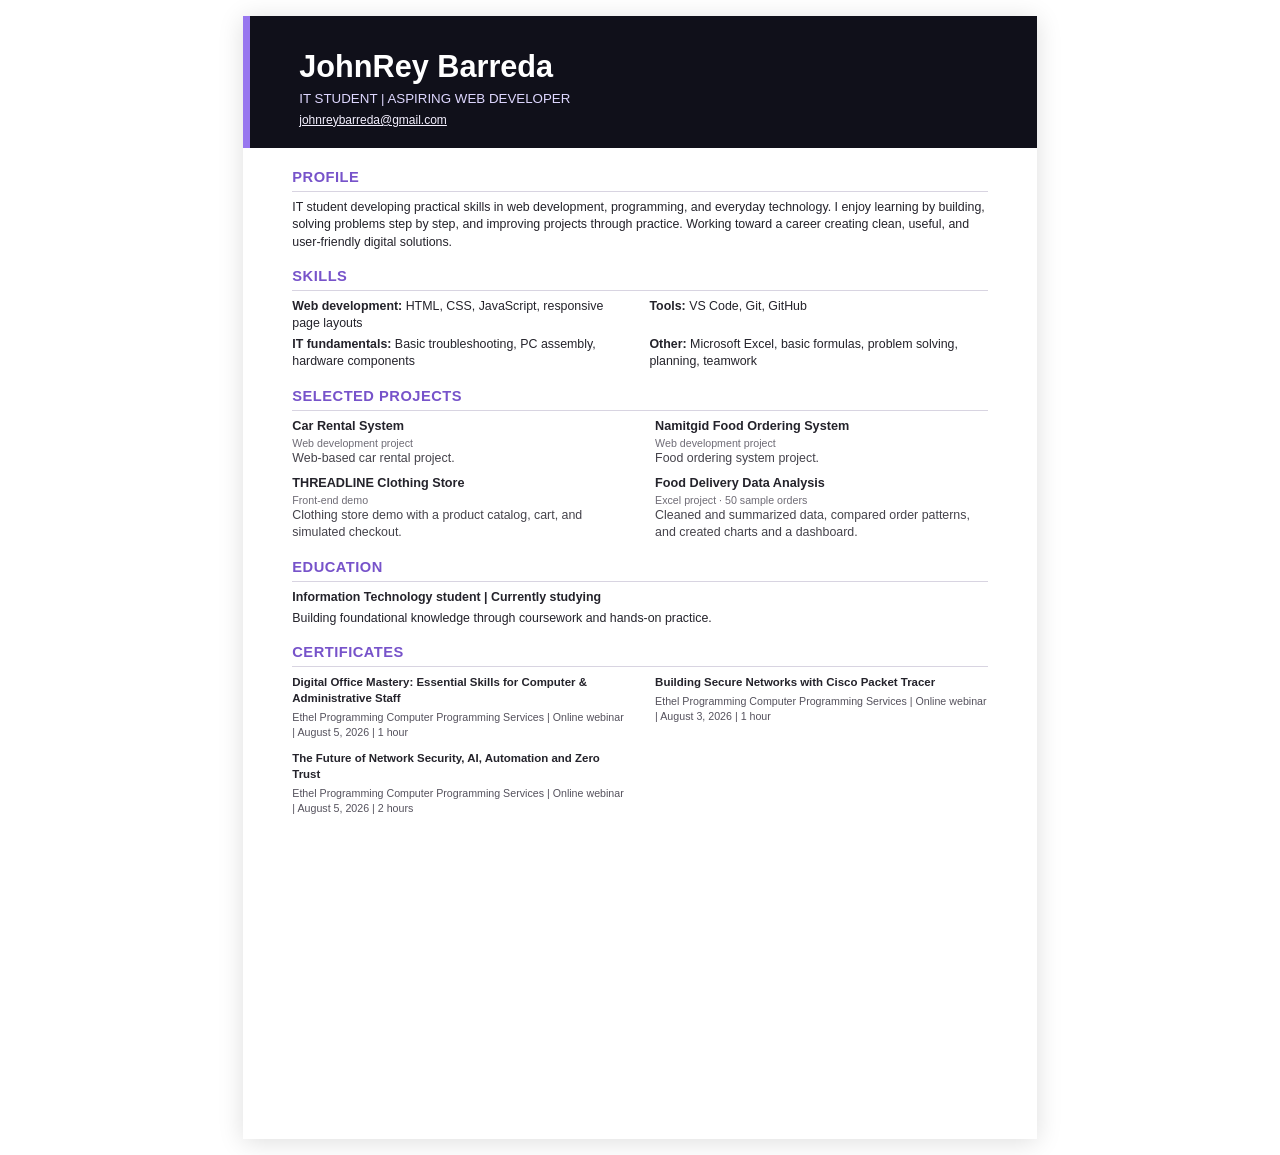
<file: johnrey/resume.html>
<!doctype html>
<html lang="en">
<head>
<meta charset="utf-8">
<meta name="viewport" content="width=device-width,initial-scale=1">
<title>JohnRey Barreda — Resume</title>
<style>
@page{size:A4;margin:11mm 13mm}
*{box-sizing:border-box}
body{margin:0;color:#24232b;font:9.3pt/1.38 Arial,Helvetica,sans-serif}
header{margin:-11mm -13mm 5mm;padding:9mm 13mm 5mm;background:#10101a;color:#fff;border-left:7px solid #9877ef}
h1{margin:0;font-size:23pt;line-height:1.05}
.role{margin:2mm 0 1mm;color:#ded7ff;font-size:10pt}
.email{font-size:9pt;color:#f4f0ff}
section{margin:4mm 0 0}
h2{margin:0 0 2mm;padding-bottom:1mm;border-bottom:1px solid #d8d4e1;color:#7753ca;font-size:11pt;letter-spacing:.5px}
p{margin:1mm 0}
.skill-list{display:grid;grid-template-columns:1fr 1fr;gap:1mm 5mm}
.skill-list p{margin:0}
.projects{display:grid;grid-template-columns:1fr 1fr;column-gap:8mm;row-gap:2mm}
.project h3{margin:0;font-size:9.5pt}
.project p{margin:0;color:#45434b}
.project .meta{font-size:8pt;color:#6f6c76}
.education{margin-top:4mm}
.certificates{display:grid;grid-template-columns:1fr 1fr;gap:2mm 8mm}
.certificate strong{display:block;font-size:8.6pt}
.certificate p{font-size:8pt;color:#55525d}
@media screen{body{max-width:210mm;min-height:297mm;margin:16px auto;padding:11mm 13mm;box-shadow:0 3px 24px #0002;background:white}header{margin:-11mm -13mm 5mm}}
</style>
</head>
<body>
<header>
  <h1>JohnRey Barreda</h1>
  <p class="role">IT STUDENT | ASPIRING WEB DEVELOPER</p>
  <a class="email" href="mailto:johnreybarreda@gmail.com">johnreybarreda@gmail.com</a>
</header>
<section>
  <h2>PROFILE</h2>
  <p>IT student developing practical skills in web development, programming, and everyday technology. I enjoy learning by building, solving problems step by step, and improving projects through practice. Working toward a career creating clean, useful, and user-friendly digital solutions.</p>
</section>
<section>
  <h2>SKILLS</h2>
  <div class="skill-list">
    <p><strong>Web development:</strong> HTML, CSS, JavaScript, responsive page layouts</p>
    <p><strong>Tools:</strong> VS Code, Git, GitHub</p>
    <p><strong>IT fundamentals:</strong> Basic troubleshooting, PC assembly, hardware components</p>
    <p><strong>Other:</strong> Microsoft Excel, basic formulas, problem solving, planning, teamwork</p>
  </div>
</section>
<section>
  <h2>SELECTED PROJECTS</h2>
  <div class="projects">
    <article class="project">
      <h3>Car Rental System</h3>
      <p class="meta">Web development project</p>
      <p>Web-based car rental project.</p>
    </article>
    <article class="project">
      <h3>Namitgid Food Ordering System</h3>
      <p class="meta">Web development project</p>
      <p>Food ordering system project.</p>
    </article>
    <article class="project">
      <h3>THREADLINE Clothing Store</h3>
      <p class="meta">Front-end demo</p>
      <p>Clothing store demo with a product catalog, cart, and simulated checkout.</p>
    </article>
    <article class="project">
      <h3>Food Delivery Data Analysis</h3>
      <p class="meta">Excel project · 50 sample orders</p>
      <p>Cleaned and summarized data, compared order patterns, and created charts and a dashboard.</p>
    </article>
  </div>
</section>
<section class="education">
  <h2>EDUCATION</h2>
  <p><strong>Information Technology student | Currently studying</strong></p>
  <p>Building foundational knowledge through coursework and hands-on practice.</p>
</section>
<section>
  <h2>CERTIFICATES</h2>
  <div class="certificates">
    <article class="certificate">
      <strong>Digital Office Mastery: Essential Skills for Computer &amp; Administrative Staff</strong>
      <p>Ethel Programming Computer Programming Services | Online webinar | August 5, 2026 | 1 hour</p>
    </article>
    <article class="certificate">
      <strong>Building Secure Networks with Cisco Packet Tracer</strong>
      <p>Ethel Programming Computer Programming Services | Online webinar | August 3, 2026 | 1 hour</p>
    </article>
    <article class="certificate">
      <strong>The Future of Network Security, AI, Automation and Zero Trust</strong>
      <p>Ethel Programming Computer Programming Services | Online webinar | August 5, 2026 | 2 hours</p>
    </article>
  </div>
</section>
</body>
</html>
</file>
<file: johnrey/style.css>
*{box-sizing:border-box}html{scroll-behavior:smooth;scroll-padding-top:85px} :root{--bg:#0b0b10;--panel:#111118;--panel2:#15151e;--text:#f3f2f8;--muted:#9896a8;--line:#25242e;--purple:#a18aff;--green:#a2e5bd;--width:1060px}body{margin:0;background:var(--bg);color:var(--text);font-family:"DM Sans",sans-serif;font-size:14px;line-height:1.65;transition:background .25s,color .25s}a{color:inherit;text-decoration:none}button,input,textarea{font:inherit}.wrap{width:min(var(--width),calc(100% - 56px));margin:auto}.topbar{height:66px;position:sticky;top:0;z-index:10;background:#0b0b10e8;backdrop-filter:blur(18px);border-bottom:1px solid #ffffff0b}.nav{height:100%;display:flex;align-items:center;justify-content:space-between}.logo{font:700 15px "Space Grotesk",sans-serif;letter-spacing:-.05em}.logo span{color:var(--purple)}.navlinks{display:flex;align-items:center;gap:28px;font-size:11px;color:#aaa8b8}.navlinks a:hover{color:white}.navlinks a:last-of-type{border:1px solid #33313e;padding:7px 12px;border-radius:6px;color:#eee}.theme,.hamburger{border:1px solid #33313e;background:transparent;color:#eee;border-radius:6px;padding:5px 8px;cursor:pointer}.hamburger{display:none}.hero{min-height:535px;display:grid;grid-template-columns:1.02fr .98fr;align-items:center;gap:50px;position:relative;padding-top:65px;padding-bottom:75px}.eyebrow,.section-kicker{font-size:9px;letter-spacing:.17em;color:#aaa0ff;font-weight:700}.eyebrow{display:flex;align-items:center;gap:8px}.eyebrow i{display:inline-block;width:5px;height:5px;border-radius:50%;background:#a18aff;box-shadow:0 0 12px #a18aff}.hero h1{font:600 clamp(38px,5vw,57px)/1.08 "Space Grotesk",sans-serif;letter-spacing:-.07em;margin:16px 0 19px}.hero h1 span,.section-title span,.contact h2 span{color:var(--purple)}.lead{max-width:420px;color:var(--muted);font-size:12px;line-height:1.9}.actions{display:flex;gap:10px;margin-top:24px}.btn{display:inline-flex;align-items:center;justify-content:center;gap:20px;padding:10px 13px;border:1px solid #33313e;background:transparent;border-radius:5px;color:var(--text);font-size:10px;cursor:pointer;transition:transform .2s,border .2s}.btn:hover{transform:translateY(-2px);border-color:#a18aff}.btn.primary{background:#a18aff;color:#0b0b10;border-color:#a18aff;font-weight:700}.btn b{font-size:13px}.mini-stats{display:flex;gap:28px;margin-top:32px}.mini-stats div{display:flex;flex-direction:column}.mini-stats strong{font-size:10px;font-weight:600}.mini-stats small{font-size:9px;color:var(--muted);margin-top:3px}.hero-visual{height:350px;display:grid;place-items:center;position:relative}.glow{position:absolute;width:220px;height:220px;background:#8663e9;filter:blur(100px);opacity:.16}.orbit{position:absolute;border:1px solid #a18aff20;border-radius:50%;transform:rotate(-20deg)}.orbit1{width:300px;height:240px}.orbit2{width:240px;height:300px;transform:rotate(40deg);border-color:#a2e5bd17}.profile-card{position:relative;width:245px;min-height:245px;padding:17px;border:1px solid #34313f;border-radius:13px;background:linear-gradient(145deg,#171720,#101017);box-shadow:0 25px 60px #0008;transform:rotate(-5deg);z-index:1}.card-head{display:flex;align-items:center;gap:9px}.avatar{display:grid;place-items:center;width:29px;height:29px;border-radius:9px;background:#282238;color:#b8a5ff;font:700 10px "Space Grotesk",sans-serif}.card-head b{display:block;font-size:10px}.card-head small{display:block;color:var(--muted);font-size:8px}.dots{margin-left:auto;color:#777;font-size:10px;letter-spacing:2px}.card-message{margin:27px 0 24px;padding-left:7px}.card-message>small{font-size:7px;letter-spacing:.14em;color:#9d9aab}.card-message h2{font:600 25px/1.08 "Space Grotesk",sans-serif;letter-spacing:-.05em;margin:9px 0}.card-message h2 span{color:var(--green)}.card-foot{border-top:1px solid #2d2b36;padding-top:11px;display:flex;justify-content:space-between;font-size:8px;color:#c4c0d2}.status{color:var(--green)}.status i{display:inline-block;width:5px;height:5px;background:var(--green);border-radius:50%;margin-right:4px}.float-tag{position:absolute;z-index:2;padding:8px 10px;background:#191821;border:1px solid #35323e;border-radius:7px;box-shadow:0 10px 30px #0006;font-size:8px;color:#d8d4e3}.tag-one{right:5px;top:70px;transform:rotate(5deg)}.tag-two{left:5px;bottom:65px;transform:rotate(-2deg)}.spark{position:absolute;color:var(--green);font-size:16px}.spark1{right:35px;bottom:75px}.spark2{left:35px;top:65px;color:var(--purple)}.scroll{position:absolute;bottom:22px;left:0;display:flex;align-items:center;gap:9px;font-size:8px;letter-spacing:.12em;color:#777486}.scroll span{height:20px;width:12px;border:1px solid #706b7f;border-radius:10px;position:relative}.scroll span:after{content:"";position:absolute;top:4px;left:4px;width:2px;height:4px;background:var(--purple);animation:scroll 1.5s infinite}.section{padding-top:90px;padding-bottom:90px}.section-band{background:#0e0e14;border-top:1px solid #ffffff08;border-bottom:1px solid #ffffff08;padding:62px 0}.about-grid{display:grid;grid-template-columns:.85fr 1.15fr;gap:65px;margin-top:24px}.section-title{font:600 clamp(27px,3.5vw,38px)/1.16 "Space Grotesk",sans-serif;letter-spacing:-.06em;margin:12px 0}.about-copy{color:var(--muted);font-size:11px;line-height:1.9}.about-copy p{margin:0 0 14px}.about-points{display:grid;gap:12px;margin-top:22px}.about-points>div{display:flex;align-items:center;gap:12px}.about-points i{display:grid;place-items:center;width:30px;height:30px;background:#a18aff17;border:1px solid #a18aff25;border-radius:8px;color:var(--purple);font-style:normal}.about-points b,.about-points small{display:block}.about-points b{color:var(--text);font-size:10px}.about-points small{font-size:9px}.section-intro{font-size:11px;color:var(--muted);margin:10px 0 25px}.skill-grid{display:grid;grid-template-columns:repeat(4,1fr);gap:13px;margin-top:27px}.skill-card{background:var(--panel);border:1px solid var(--line);border-radius:9px;padding:18px;min-height:215px;transition:transform .2s,border-color .2s}.skill-card:hover,.project:hover{transform:translateY(-4px);border-color:#62517f}.skill-icon{display:grid;place-items:center;width:30px;height:30px;border-radius:8px;font-size:13px;margin-bottom:17px}.purple{background:#a18aff20;color:#b8a5ff}.green{background:#a2e5bd18;color:#a2e5bd}.orange{background:#e9a77a18;color:#e9a77a}.blue{background:#8bbaff18;color:#8bbaff}.skill-card h3,.project h3{font:600 12px "Space Grotesk",sans-serif;margin:0 0 8px}.skill-card p,.project-body>p{font-size:10px;color:var(--muted);line-height:1.8;min-height:54px;margin:0 0 12px}.tags{display:flex;gap:5px;flex-wrap:wrap}.tags span{font-size:8px;padding:4px 6px;border-radius:4px;background:#ffffff07;border:1px solid #ffffff0e;color:#b4b0c0}.level{height:3px;background:#25232d;border-radius:5px;margin-top:17px;overflow:hidden}.level span{height:100%;display:block;background:linear-gradient(90deg,#9b83ff,#a2e5bd);border-radius:5px}.note{color:#737182;font-size:9px;margin-top:18px}.project-heading{display:flex;justify-content:space-between;align-items:end;gap:20px;margin-top:16px}.project-heading .section-title{margin-top:0}.filters{display:flex;gap:5px}.filters button{background:transparent;border:1px solid #2b2934;color:#8c899a;padding:6px 10px;border-radius:5px;font-size:9px;cursor:pointer}.filters button.active,.filters button:hover{background:#a18aff18;border-color:#a18aff6b;color:#d5cbff}.project-grid{display:grid;grid-template-columns:repeat(3,1fr);gap:15px;margin-top:25px}.project{background:#121219;border:1px solid #26242e;border-radius:9px;overflow:hidden;transition:transform .2s,border-color .2s}.project.hide{display:none}.project-art{height:145px;position:relative;display:grid;place-items:center;overflow:hidden}.project-art>b{position:absolute;top:12px;right:13px;font:600 10px "Space Grotesk",sans-serif;color:#ffffff70}.art-purple{background:linear-gradient(140deg,#241a3c,#171a2c)}.art-green{background:linear-gradient(140deg,#dceee1,#9db9a5)}.art-orange{background:linear-gradient(140deg,#3b2922,#171416)}.art-window{width:65%;height:72%;border:1px solid #ffffff2a;border-radius:5px;background:#151522;box-shadow:0 8px 30px #0005;padding:8px}.art-window>span{display:inline-block;width:4px;height:4px;background:#a18aff;border-radius:50%;margin-right:3px}.art-line{height:5px;width:45%;background:#a18aff;margin:15px 0 9px;border-radius:3px}.art-boxes{display:flex;gap:6px}.art-boxes i{height:26px;flex:1;background:#302743;border-radius:3px}.art-chart{height:23px;margin-top:8px;background:linear-gradient(160deg,transparent 40%,#a18aff 41%,#a18aff 44%,transparent 45%),linear-gradient(20deg,transparent 45%,#a2e5bd 46%,#a2e5bd 49%,transparent 50%);border-bottom:1px solid #ffffff20}.task-paper{width:67%;background:#f4f8f3;color:#354a3b;padding:13px 14px;border-radius:4px;box-shadow:0 10px 25px #263e2c40;transform:rotate(-3deg)}.task-paper b{display:block;font-size:10px;margin-bottom:9px}.task-paper i{display:block;font-style:normal;font-size:7px;padding:4px 0;border-bottom:1px solid #dce6dc}.store-preview{width:70%;height:76%;border:1px solid #98745d;background:#241c1a;padding:14px;display:flex;flex-direction:column;justify-content:space-between;color:#e9c4a8}.store-preview small{font-size:6px;letter-spacing:.16em}.store-preview b{font:600 22px/.95 "Space Grotesk",sans-serif;letter-spacing:-.05em}.store-preview span{font-size:6px;letter-spacing:.1em}.project-body{padding:16px}.project-meta{font-size:8px;letter-spacing:.12em;color:#a99aff;margin-bottom:7px}.project h3{font-size:13px}.project-body>p{min-height:50px}.details{display:flex;justify-content:space-between;width:100%;margin-top:15px;padding:11px 0 0;border:0;border-top:1px solid #ffffff0e;background:transparent;color:#c1b4ff;font-size:9px;text-align:left;cursor:pointer}.details span{font-size:13px}.contact{padding-bottom:100px}.contact-panel{display:grid;grid-template-columns:1fr .78fr;gap:55px;align-items:center;background:radial-gradient(ellipse at 15% 70%,#8e67e31a,transparent 45%),#111118;border:1px solid #26242f;border-radius:12px;padding:40px;margin-top:20px}.contact-copy .eyebrow{font-size:8px}.contact h2{font:600 clamp(31px,4vw,43px)/1.08 "Space Grotesk",sans-serif;letter-spacing:-.06em;margin:16px 0}.contact-copy>p:not(.eyebrow){font-size:11px;color:var(--muted);max-width:330px}.contact-links{display:flex;align-items:center;gap:12px;flex-wrap:wrap;margin-top:24px;font-size:10px}.contact-links a{color:#d9d1ff}.contact-links button{font-size:9px;border:1px solid #34313e;background:transparent;color:#aaa6b7;border-radius:4px;padding:6px 8px;cursor:pointer}.contact form{display:flex;flex-direction:column}.contact label{font-size:9px;margin:0 0 5px;color:#c4c0cf}.contact input,.contact textarea{border:1px solid #2b2935;border-radius:5px;background:#0c0c12;color:var(--text);padding:10px;font-size:10px;margin-bottom:13px;outline:none}.contact input:focus,.contact textarea:focus{border-color:#a18aff}.contact textarea{resize:vertical}.submit{width:100%;justify-content:space-between}.contact form>small{font-size:8px;color:#777486;margin-top:9px}footer{border-top:1px solid #ffffff0c;padding:20px 0}.footer-inner{display:flex;align-items:center;justify-content:space-between;gap:20px}.footer-inner p{font-size:8px;color:#777486;text-align:center}.footer-inner p span{display:block;margin-top:4px}.footer-inner>a:last-child{font-size:9px;color:#aaa5bb}dialog{width:min(440px,calc(100% - 30px));background:#15141d;color:var(--text);border:1px solid #34313e;border-radius:12px;padding:28px;box-shadow:0 20px 90px #000a}dialog::backdrop{background:#050509cc;backdrop-filter:blur(4px)}dialog h2{font:600 25px "Space Grotesk",sans-serif;letter-spacing:-.05em;margin:10px 0}dialog p:not(.section-kicker){font-size:11px;color:var(--muted);line-height:1.8}dialog small{display:block;color:#777486;font-size:9px;margin:18px 0}.close{float:right;background:none;border:0;color:#aaa;font-size:24px;cursor:pointer}#toast{position:fixed;bottom:20px;left:50%;transform:translate(-50%,20px);background:#22202c;border:1px solid #403b50;color:white;padding:10px 14px;border-radius:6px;font-size:10px;opacity:0;pointer-events:none;transition:.2s;z-index:20}#toast.show{opacity:1;transform:translate(-50%,0)}.reveal{opacity:1;transform:none}.reveal-animations .reveal{opacity:0;transform:translateY(15px);transition:opacity .65s,transform .65s}.reveal-animations .reveal.visible{opacity:1;transform:translateY(0)}@keyframes scroll{0%{opacity:0;transform:translateY(0)}50%{opacity:1}100%{opacity:0;transform:translateY(7px)}}.light{--bg:#f7f6fb;--panel:#fff;--panel2:#fff;--text:#1c1a28;--muted:#777486;--line:#e6e3ed}.light .topbar{background:#f7f6fbe8}.light .section-band{background:#f0eff6}.light .profile-card,.light .float-tag,.light .project,.light .contact-panel{background:#fff}.light .contact-panel{background:radial-gradient(ellipse at 15% 70%,#8e67e31a,transparent 45%),#fff}.light .contact input,.light .contact textarea{background:#faf9fd;color:#1c1a28}.light .navlinks a:hover{color:#1c1a28}.light .task-paper{background:#f4f8f3}.light dialog{background:#fff;color:#1c1a28}.light .project{border-color:#e6e3ed}.light .tags span{color:#6d687a;border-color:#e9e6ef}.light .filters button{color:#777486;border-color:#dedbe7}.light .filters button.active{color:#4f3c96}@media(max-width:800px){.hero{gap:20px}.hero h1{font-size:43px}.hero-visual{height:300px}.skill-grid{grid-template-columns:repeat(2,1fr)}.about-grid{gap:30px}.contact-panel{gap:28px;padding:28px}.project-grid{gap:10px}}@media(max-width:600px){.wrap{width:calc(100% - 36px)}.topbar{height:58px}.hamburger{display:block}.navlinks{display:none;position:absolute;top:58px;left:0;right:0;background:var(--bg);padding:20px 24px;flex-direction:column;align-items:stretch;gap:15px;border-bottom:1px solid var(--line)}.navlinks.open{display:flex}.navlinks a:last-of-type{text-align:center}.theme{width:100%}.hero{grid-template-columns:1fr;padding-top:50px;padding-bottom:70px;gap:5px}.hero h1{font-size:45px}.hero-visual{height:300px;grid-row:2}.profile-card{width:220px;min-height:225px}.card-message h2{font-size:22px}.tag-one{right:0}.tag-two{left:0}.mini-stats{gap:16px}.mini-stats strong{font-size:9px}.mini-stats small{font-size:8px}.scroll{bottom:20px}.section{padding-top:65px;padding-bottom:65px}.section-band{padding:50px 0}.about-grid{grid-template-columns:1fr;gap:14px}.about-grid .section-title{margin-bottom:0}.skill-grid,.project-grid{grid-template-columns:1fr}.skill-card{min-height:0}.skill-card p,.project-body>p{min-height:0}.project-art{height:165px}.project-heading{align-items:flex-start;flex-direction:column}.filters{margin-top:0}.contact-panel{grid-template-columns:1fr;padding:24px 19px;gap:25px}.contact h2{font-size:36px}.footer-inner{flex-wrap:wrap}.footer-inner p{order:3;flex-basis:100%;text-align:left;margin:0}.footer-inner>a:last-child{margin-left:auto}}@media(prefers-reduced-motion:reduce){*{scroll-behavior:auto!important;animation:none!important;transition:none!important}.reveal{opacity:1;transform:none}}
</file>
<file: johnrey/readability.css>
body {
  font-size: 17px;
}

.wrap {
  width: min(1120px, calc(100% - 64px));
}

.navlinks {
  font-size: 14px;
}

.eyebrow,
.section-kicker {
  font-size: 12px;
}

.hero {
  min-height: 660px;
  gap: 60px;
}

.hero h1 {
  font-size: clamp(48px, 5.5vw, 68px);
}

.lead {
  max-width: 520px;
  font-size: 16px;
}

.btn {
  padding: 13px 17px;
  font-size: 14px;
}

.mini-stats {
  gap: 34px;
}

.mini-stats strong {
  font-size: 13px;
}

.mini-stats small {
  font-size: 12px;
}

.hero-visual {
  height: 440px;
}

.profile-card {
  width: 320px;
  min-height: 320px;
  padding: 22px;
}

.avatar {
  width: 38px;
  height: 38px;
  font-size: 13px;
}

.card-head b {
  font-size: 14px;
}

.card-head small {
  font-size: 11px;
}

.card-message {
  margin: 34px 0 30px;
}

.card-message > small {
  font-size: 10px;
}

.card-message h2 {
  font-size: 34px;
}

.card-foot {
  padding-top: 14px;
  font-size: 11px;
}

.float-tag {
  padding: 10px 13px;
  font-size: 11px;
}

.scroll {
  font-size: 11px;
}

.section {
  padding-top: 110px;
  padding-bottom: 110px;
}

.section-band {
  padding: 76px 0;
}

.section-title {
  font-size: clamp(36px, 4vw, 48px);
}

.about-copy,
.section-intro {
  font-size: 15px;
}

.about-points b {
  font-size: 14px;
}

.about-points small {
  font-size: 12px;
}

.skill-card {
  padding: 22px;
  min-height: 250px;
}

.skill-card h3,
.project h3 {
  font-size: 16px;
}

.skill-card p,
.project-body > p {
  font-size: 14px;
}

.skill-icon {
  width: 40px;
  height: 40px;
  font-size: 17px;
}

.tags {
  gap: 7px;
}

.tags span {
  font-size: 11px;
  padding: 5px 8px;
}

.project-grid {
  gap: 20px;
}

.project-art {
  height: 205px;
}

.art-window {
  padding: 12px;
}

.task-paper {
  padding: 17px 18px;
}

.store-preview {
  padding: 18px;
}

.project-body {
  padding: 20px;
}

.project-meta {
  font-size: 11px;
}

.details,
.filters button,
.note {
  font-size: 12px;
}

.contact-panel {
  padding: 50px;
}

.contact h2 {
  font-size: 48px;
}

.contact-copy > p:not(.eyebrow) {
  font-size: 15px;
}

.contact-links a,
.contact-links button,
.contact label,
.contact input,
.contact textarea {
  font-size: 14px;
}

.contact-links {
  display: grid;
  justify-items: start;
  gap: 14px;
  font-size: 14px;
}

.contact-item {
  display: grid;
  gap: 2px;
}

.contact-item b {
  color: #aaa6b7;
  font-size: 12px;
}

.contact-item span,
.contact-item a {
  overflow-wrap: anywhere;
}

.contact form > small {
  font-size: 11px;
}

.profile-card {
  width: 340px;
  height: 420px;
  min-height: 0;
  padding: 0;
  overflow: hidden;
}

.profile-photo {
  display: block;
  width: 100%;
  height: 100%;
  object-fit: cover;
  object-position: center 32%;
}

.photo-caption {
  position: absolute;
  right: 0;
  bottom: 0;
  left: 0;
  display: flex;
  flex-direction: column;
  padding: 38px 22px 20px;
  background: linear-gradient(transparent, #09090de8);
  color: #fff;
}

.photo-caption b {
  font: 600 20px "Space Grotesk", sans-serif;
}

.photo-caption small {
  color: #e4e0ec;
  font-size: 13px;
}

@media (max-width: 800px) {
  .wrap {
    width: min(100% - 48px, 700px);
  }

  .hero {
    min-height: 600px;
    gap: 28px;
  }

  .hero h1 {
    font-size: clamp(42px, 6vw, 54px);
  }

  .profile-card {
    width: 280px;
    height: 360px;
  }

  .card-message h2 {
    font-size: 29px;
  }

  .contact-panel {
    padding: 32px;
  }
}

@media (max-width: 600px) {
  .wrap {
    width: calc(100% - 36px);
  }

  .hero {
    min-height: 0;
    padding-top: 48px;
    padding-bottom: 75px;
    gap: 12px;
  }

  .hero h1 {
    font-size: clamp(40px, 11vw, 50px);
  }

  .lead {
    font-size: 15px;
  }

  .mini-stats {
    gap: 14px;
  }

  .mini-stats strong {
    font-size: 11px;
  }

  .mini-stats small {
    font-size: 10px;
  }

  .hero-visual {
    height: 340px;
  }

  .profile-card {
    width: min(280px, 76vw);
    height: 350px;
  }

  .photo-caption {
    padding: 34px 18px 17px;
  }

  .photo-caption b {
    font-size: 18px;
  }

  .photo-caption small {
    font-size: 12px;
  }

  .float-tag {
    font-size: 10px;
  }

  .section {
    padding-top: 70px;
    padding-bottom: 70px;
  }

  .section-band {
    padding: 55px 0;
  }

  .section-title {
    font-size: 36px;
  }

  .about-copy,
  .section-intro {
    font-size: 14px;
  }

  .skill-grid,
  .project-grid {
    grid-template-columns: 1fr;
  }

  .skill-card {
    min-height: 0;
  }

  .project-art {
    height: 200px;
  }

  .contact-panel {
    padding: 26px 20px;
  }

  .contact h2 {
    font-size: 40px;
  }
}

.resume-panel {
  display: flex;
  flex-direction: column;
  align-items: stretch;
  gap: 24px;
}

.resume-heading .section-title {
  margin-bottom: 12px;
}

.resume-heading .section-intro {
  margin-bottom: 0;
}

.resume-preview {
  width: 100%;
  overflow: hidden;
  border: 1px solid #ffffff18;
  border-radius: 12px;
  background: #171720;
}

.resume-preview img {
  display: block;
  width: 100%;
  height: auto;
}

.resume-download {
  align-self: center;
  min-width: 190px;
}

.certificate-grid {
  display: grid;
  grid-template-columns: repeat(3, minmax(0, 1fr));
  gap: 20px;
  margin-top: 34px;
}

.contact-cta {
  display: flex;
  justify-content: center;
  flex-wrap: wrap;
  gap: 24px;
}

.contact-action {
  display: flex;
  min-width: 150px;
  flex-direction: column;
  align-items: center;
  gap: 8px;
  text-align: center;
}

.contact-icon {
  display: grid;
  width: 84px;
  height: 84px;
  place-items: center;
  border: 1px solid #e5e5e5;
  border-radius: 50%;
  background: #fff;
  transition: transform .2s ease, box-shadow .2s ease;
}

.contact-icon:hover {
  transform: translateY(-3px);
  box-shadow: 0 8px 24px #0003;
}

.contact-icon:focus-visible {
  outline: 3px solid var(--purple);
  outline-offset: 4px;
}

.contact-icon svg {
  width: 42px;
  height: 32px;
}

.contact-icon.phone-icon svg {
  width: 34px;
  height: 34px;
  fill: #5f6368;
}

.contact-icon.facebook-icon svg {
  width: 36px;
  height: 36px;
  fill: #1877f2;
}

.contact-action > span {
  font: 600 17px "Space Grotesk", sans-serif;
}

.contact-action > small {
  color: var(--muted);
  font-size: 12px;
}

.certificate-card {
  overflow: hidden;
  border: 1px solid #ffffff18;
  border-radius: 16px;
  background: #ffffff08;
}

.certificate-image {
  display: block;
  overflow: hidden;
  background: #fff;
}

.certificate-image img {
  display: block;
  width: 100%;
  aspect-ratio: 1.45;
  object-fit: contain;
  transition: transform 0.25s ease;
}

.certificate-image:hover img,
.certificate-image:focus-visible img {
  transform: scale(1.04);
}

.certificate-copy {
  padding: 20px;
}

.certificate-copy .project-meta {
  line-height: 1.6;
}

.certificate-copy h3 {
  margin: 10px 0 5px;
  font: 600 18px "Space Grotesk", sans-serif;
}

.certificate-copy p {
  margin: 0;
  color: #aaa6b7;
  font-size: 14px;
  line-height: 1.6;
}

@media (max-width: 800px) {
  .certificate-grid {
    grid-template-columns: repeat(2, minmax(0, 1fr));
  }
}

@media (max-width: 600px) {
  .resume-preview img {
    height: auto;
  }

  .certificate-grid {
    grid-template-columns: 1fr;
  }
}

.art-analytics {
  background: radial-gradient(ellipse at 20% 15%, #3c315d, transparent 58%), linear-gradient(140deg, #171622, #202b31);
}

.analytics-preview {
  width: 78%;
  padding: 10px;
  border: 1px solid #ffffff24;
  border-radius: 8px;
  background: #101018e8;
  box-shadow: 0 8px 30px #0006;
}

.analytics-kpis {
  display: grid;
  grid-template-columns: repeat(3, 1fr);
  gap: 6px;
}

.analytics-kpis span {
  display: grid;
  gap: 2px;
  padding: 6px;
  border: 1px solid #ffffff12;
  border-radius: 5px;
}

.analytics-kpis small,
.analytics-caption {
  color: #aaa6b7;
  font-size: 7px;
  letter-spacing: 0.08em;
}

.analytics-kpis b {
  color: #c5b7ff;
  font: 600 11px "Space Grotesk", sans-serif;
}

.analytics-bars {
  display: flex;
  align-items: end;
  gap: 6px;
  height: 36px;
  margin: 9px 2px 6px;
  border-bottom: 1px solid #ffffff20;
}

.analytics-bars i {
  flex: 1;
  height: 45%;
  border-radius: 3px 3px 0 0;
  background: linear-gradient(#a18aff, #a2e5bd);
}

.analytics-bars i:nth-child(2),
.analytics-bars i:nth-child(6) {
  height: 72%;
}

.analytics-bars i:nth-child(3),
.analytics-bars i:nth-child(7) {
  height: 57%;
}

.analytics-bars i:nth-child(4) {
  height: 90%;
}

.analytics-caption {
  display: block;
  text-align: right;
}
</file>
<file: johnrey/portfolio.css>
:root {
  color-scheme: light;
  --bg: #ffffff;
  --panel: #ffffff;
  --panel2: #ffffff;
  --text: #30251f;
  --muted: #71645b;
  --line: #e8d9ca;
  --purple: #b6532b;
  --green: #d69a4c;
  --width: 1160px;
  --serif: Georgia, "Times New Roman", serif;
  --shadow: 0 24px 70px #49311d12;
}

* {
  box-sizing: border-box;
}

html {
  scroll-behavior: smooth;
  scroll-padding-top: 92px;
  overflow-x: clip;
}

body {
  background: var(--bg);
  color: var(--text);
  font-family: "DM Sans", sans-serif;
  font-size: 16px;
  line-height: 1.7;
}

body,
.topbar,
.skill-card,
.project,
.certificate-card,
.contact-panel,
.profile-card,
.resume-preview {
  transition:
    background-color 220ms ease,
    border-color 220ms ease,
    color 220ms ease,
    box-shadow 220ms ease;
}

a {
  text-underline-offset: 4px;
}

button,
a {
  -webkit-tap-highlight-color: transparent;
}

a:focus-visible,
button:focus-visible {
  outline: 3px solid #c77347;
  outline-offset: 4px;
}

.wrap {
  width: min(var(--width), calc(100% - 88px));
}

.skip-link {
  position: fixed;
  z-index: 20;
  top: 12px;
  left: 12px;
  transform: translateY(-160%);
  border-radius: 6px;
  background: var(--text);
  color: var(--bg);
  padding: 10px 14px;
}

.skip-link:focus {
  transform: translateY(0);
}

.topbar {
  height: 76px;
  border-bottom: 1px solid #49311d12;
  background: #fffffff2;
}

.nav {
  position: relative;
}

.logo {
  font: 700 20px "Space Grotesk", sans-serif;
  letter-spacing: -0.07em;
}

.logo span {
  color: var(--purple);
}

.navlinks {
  gap: clamp(16px, 2.2vw, 29px);
  color: var(--muted);
  font-size: 13px;
}

.navlinks a {
  transition: color 160ms ease;
}

.navlinks a:hover,
.footer-inner > a:last-child:hover {
  color: var(--purple);
}

.navlinks a:last-of-type {
  border: 0;
  padding: 0;
  color: var(--muted);
}

.navlinks a[href="#contact"] {
  border: 1px solid var(--line);
  border-radius: 999px;
  padding: 9px 16px;
  color: var(--text);
}

.navlinks a[href="#contact"]:hover {
  border-color: var(--purple);
  color: var(--purple);
}

.theme,
.hamburger {
  border-color: var(--line);
  border-radius: 50%;
  background: var(--panel);
  color: var(--text);
  cursor: pointer;
  transition: background-color 180ms ease, transform 180ms ease;
}

.theme {
  width: 38px;
  height: 38px;
  font-size: 17px;
}

.theme:hover,
.hamburger:hover {
  transform: translateY(-2px);
  background: var(--panel2);
}

.hamburger {
  width: 42px;
  height: 42px;
  padding: 0;
  font-size: 19px;
}

.hero {
  min-height: 700px;
  grid-template-columns: 1.05fr 0.95fr;
  gap: clamp(45px, 8vw, 110px);
  padding-top: 80px;
  padding-bottom: 100px;
}

.eyebrow,
.section-kicker {
  color: var(--purple);
  font-size: 11px;
  letter-spacing: 0.14em;
}

.eyebrow i {
  width: 7px;
  height: 7px;
  background: #d78952;
  box-shadow: 0 0 0 4px #d7895220;
}

.hero h1 {
  margin: 25px 0;
  font-size: clamp(55px, 6.5vw, 80px);
  line-height: 1.02;
  letter-spacing: -0.075em;
}

.hero h1 span,
.section-title span,
.contact h2 span {
  color: var(--purple);
}

.lead {
  max-width: 500px;
  color: var(--muted);
  font-size: 17px;
  line-height: 1.8;
}

.actions {
  gap: 12px;
  margin-top: 30px;
}

.btn {
  min-height: 49px;
  gap: 24px;
  border: 1px solid var(--line);
  border-radius: 999px;
  background: var(--panel);
  padding: 12px 19px;
  font-size: 13px;
}

.btn:hover {
  border-color: var(--purple);
}

.btn.primary {
  border-color: var(--purple);
  background: var(--purple);
  color: #fff;
}

.btn.primary:hover {
  background: #923f22;
}

.mini-stats {
  gap: 31px;
  margin-top: 38px;
}

.mini-stats div {
  gap: 1px;
}

.mini-stats strong {
  font-size: 13px;
}

.mini-stats small {
  font-size: 11px;
}

.hero-visual {
  height: 480px;
  overflow: clip;
}

.glow {
  width: 275px;
  height: 275px;
  background: #dc8d56;
  opacity: 0.23;
  filter: blur(100px);
}

.orbit {
  border-color: #b6532b24;
}

.orbit2 {
  border-color: #d69a4c30;
}

.profile-card {
  width: 335px;
  height: 425px;
  min-height: 0;
  padding: 0;
  overflow: hidden;
  border: 8px solid var(--panel);
  border-radius: 180px 180px 18px 18px;
  background: var(--panel);
  box-shadow: var(--shadow);
  transform: rotate(2deg);
}

.profile-photo {
  display: block;
  width: 100%;
  height: 100%;
  object-fit: cover;
  object-position: center 32%;
}

.photo-caption {
  position: absolute;
  right: 0;
  bottom: 0;
  left: 0;
  display: flex;
  flex-direction: column;
  padding: 56px 24px 21px;
  background: linear-gradient(transparent, #2c1b14e8);
  color: #fff;
}

.photo-caption b {
  font: 600 21px "Space Grotesk", sans-serif;
}

.photo-caption small {
  color: #f2f2eb;
  font-size: 13px;
}

.float-tag {
  border-color: var(--line);
  border-radius: 999px;
  background: var(--panel);
  box-shadow: 0 10px 30px #49311d12;
  color: var(--text);
  padding: 10px 15px;
  font-size: 11px;
}

.tag-one {
  right: -3px;
  top: 82px;
}

.tag-two {
  left: -3px;
  bottom: 73px;
}

.spark {
  color: var(--purple);
}

.spark1 {
  color: var(--green);
}

.scroll {
  bottom: 28px;
  color: var(--muted);
  font-size: 10px;
}

.scroll span {
  border-color: #a89484;
}

.section {
  padding-top: 118px;
  padding-bottom: 118px;
}

.section-band {
  border-color: #49311d12;
  background: var(--panel2);
  padding: 90px 0;
}

.video-frame {
  max-width: 900px;
  margin-top: 28px;
  overflow: hidden;
  border: 1px solid var(--line);
  border-radius: 18px;
  background: #171411;
  box-shadow: var(--shadow);
}

.video-frame video {
  display: block;
  width: 100%;
  aspect-ratio: 16 / 9;
  object-fit: contain;
}

.about-grid {
  gap: clamp(55px, 9vw, 130px);
  margin-top: 32px;
}

.section-title {
  margin: 16px 0;
  font-size: clamp(37px, 4.5vw, 54px);
  line-height: 1.08;
}

.about-copy {
  color: var(--muted);
  font-size: 15px;
  line-height: 1.9;
}

.about-copy p {
  margin-bottom: 19px;
}

.about-points {
  gap: 17px;
  margin-top: 26px;
}

.about-points > div {
  gap: 14px;
}

.about-points i {
  width: 40px;
  height: 40px;
  border-color: #b6532b24;
  border-radius: 12px;
  background: #b6532b10;
  color: var(--purple);
}

.about-points b {
  font-size: 13px;
}

.about-points small {
  font-size: 12px;
}

.section-intro {
  margin: 12px 0 31px;
  color: var(--muted);
  font-size: 15px;
}

.skill-grid {
  grid-template-columns: repeat(3, minmax(0, 1fr));
  gap: 17px;
  margin-top: 37px;
}

.skill-card {
  min-height: 230px;
  border: 1px solid var(--line);
  border-radius: 15px;
  background: var(--panel);
  padding: 25px;
}

.skill-card:hover,
.project:hover {
  transform: translateY(-5px);
  border-color: #d5a27e;
  box-shadow: 0 17px 42px #49311d0d;
}

.skill-icon {
  width: 43px;
  height: 43px;
  border-radius: 13px;
  font-size: 18px;
}

.skill-icon.purple,
.skill-icon.green,
.skill-icon.orange,
.skill-icon.blue {
  border: 1px solid #b6532b24;
  background: #b6532b10;
  color: var(--purple);
}

.skill-card h3,
.project h3 {
  margin-bottom: 9px;
  font-size: 17px;
}

.skill-card p,
.project-body > p {
  min-height: 0;
  color: var(--muted);
  font-size: 14px;
  line-height: 1.75;
}

.tags {
  gap: 7px;
}

.tags span {
  border-color: var(--line);
  background: var(--bg);
  color: var(--muted);
  padding: 5px 9px;
  font-size: 11px;
}

.level {
  background: var(--panel2);
}

.level span {
  background: linear-gradient(90deg, var(--purple), var(--green));
}

.note {
  margin-top: 21px;
  color: var(--muted);
  font-size: 12px;
}

.project-heading {
  align-items: end;
  margin-top: 21px;
}

.project-heading .section-title {
  margin-top: 0;
}

.filters {
  gap: 7px;
}

.filters button {
  border-color: var(--line);
  border-radius: 999px;
  color: var(--muted);
  padding: 8px 15px;
  font-size: 12px;
  transition: all 160ms ease;
}

.filters button.active,
.filters button:hover {
  border-color: var(--purple);
  background: var(--purple);
  color: #fff;
}

.project-grid {
  grid-template-columns: repeat(2, minmax(0, 1fr));
  gap: 22px;
  margin-top: 29px;
}

.project {
  overflow: hidden;
  border: 1px solid var(--line);
  border-radius: 16px;
  background: var(--panel);
  box-shadow: 0 7px 24px #49311d08;
}

.project-art {
  height: 220px;
}

.project-art > b {
  top: 15px;
  right: 17px;
  color: #fff;
}

.art-orange {
  background:
    radial-gradient(ellipse at 76% 18%, #d2a27c55, transparent 42%),
    linear-gradient(135deg, #453b31, #222622);
}

.art-analytics {
  background:
    radial-gradient(ellipse at 20% 15%, #66795280, transparent 60%),
    linear-gradient(140deg, #29332b, #202a30);
}

.namitgid-art {
  background:
    radial-gradient(ellipse at 50% 20%, #ffffff47, transparent 55%),
    linear-gradient(140deg, #567341, #263d2e);
}

.namitgid-preview {
  display: grid;
  width: 150px;
  height: 150px;
  place-items: center;
  overflow: hidden;
  border: 1px solid #ffffff99;
  border-radius: 24px;
  background: #fff;
  box-shadow: 0 15px 35px #14251250;
  transform: rotate(-4deg);
  transition: transform 220ms ease;
}

.project:hover .namitgid-preview {
  transform: rotate(0) scale(1.04);
}

.namitgid-preview img {
  display: block;
  width: 100%;
  height: 100%;
  object-fit: contain;
}

.driverent-art {
  background:
    radial-gradient(ellipse at 75% 20%, #5e96ca80, transparent 53%),
    linear-gradient(140deg, #16314f, #252b3b);
}

.driverent-preview {
  position: relative;
  display: flex;
  width: min(290px, 75%);
  min-height: 158px;
  flex-direction: column;
  align-items: flex-start;
  justify-content: center;
  overflow: hidden;
  border: 1px solid #ffffff44;
  border-radius: 12px;
  background: linear-gradient(130deg, #f8fafc, #e8eff6);
  padding: 18px 22px;
  box-shadow: 0 15px 35px #0e1c2b55;
}

.driverent-logo {
  position: relative;
  z-index: 1;
  color: #233346;
  font: 700 11px "Space Grotesk", sans-serif;
}

.driverent-logo > span {
  color: #3780ca;
}

.driverent-preview > strong {
  position: relative;
  z-index: 1;
  margin-top: 9px;
  color: #192b40;
  font: 600 19px/1.05 "Space Grotesk", sans-serif;
}

.driverent-preview > small {
  position: relative;
  z-index: 1;
  margin-top: 11px;
  color: #50708e;
  font-size: 7px;
  font-weight: 700;
  letter-spacing: 0.08em;
}

.driverent-car {
  position: absolute;
  right: 12px;
  bottom: -5px;
  font-size: clamp(56px, 8vw, 90px);
  filter: drop-shadow(0 6px 5px #13263c32);
  transform: scaleX(-1);
}

.store-preview {
  width: min(250px, 68%);
  padding: 19px;
  border: 1px solid #ffffff50;
  border-radius: 6px;
  background: #f8f5ee;
  color: #2a2a25;
  box-shadow: 0 15px 35px #0004;
}

.store-preview small {
  font-size: 9px;
  letter-spacing: 0.16em;
}

.store-preview b {
  display: block;
  margin: 13px 0;
  font: 500 24px/1.05 var(--serif);
}

.store-preview span {
  font-size: 8px;
  letter-spacing: 0.1em;
}

.analytics-preview {
  width: 76%;
  max-width: 390px;
  padding: 15px;
  border-color: #ffffff2c;
  border-radius: 10px;
  background: #151a16ed;
  box-shadow: 0 15px 35px #0003;
}

.analytics-kpis {
  gap: 8px;
}

.analytics-kpis span {
  padding: 8px;
}

.analytics-kpis small,
.analytics-caption {
  font-size: 8px;
}

.analytics-kpis b {
  color: #f0c58f;
  font-size: 13px;
}

.analytics-bars {
  height: 47px;
  margin-top: 13px;
}

.analytics-bars i {
  background: linear-gradient(#e9b46f, #bc693c);
}

.project-body {
  display: flex;
  min-height: 255px;
  flex-direction: column;
  align-items: flex-start;
  padding: 24px;
}

.project-meta {
  color: var(--purple);
  font-size: 10px;
  letter-spacing: 0.1em;
}

.project-body h3 {
  margin: 10px 0;
}

.project-body > p {
  margin: 0 0 16px;
}

.project-body .tags {
  margin-top: auto;
}

.details {
  display: inline-flex;
  align-items: center;
  gap: 9px;
  margin-top: 19px;
  border-bottom: 1px solid #b6532b40;
  color: var(--purple);
  font-size: 13px;
  font-weight: 600;
}

.details:hover {
  border-color: var(--purple);
}

.details.project-status {
  border: 0;
  color: var(--muted);
  cursor: default;
}

.certificate-grid {
  grid-template-columns: repeat(3, minmax(0, 1fr));
  gap: 20px;
  margin-top: 35px;
}

.certificate-card {
  overflow: hidden;
  border: 1px solid var(--line);
  border-radius: 15px;
  background: var(--panel);
}

.certificate-image {
  background: #ffffff;
}

.certificate-copy {
  padding: 21px;
}

.certificate-copy .project-meta {
  font-size: 10px;
}

.certificate-copy h3 {
  margin: 11px 0 5px;
  font-size: 18px;
}

.certificate-copy p {
  color: var(--muted);
  font-size: 14px;
}

.contact {
  padding-top: 118px;
  padding-bottom: 118px;
}

.contact-panel {
  display: grid;
  grid-template-columns: 0.9fr 1.1fr;
  align-items: center;
  gap: 40px;
  margin-top: 24px;
  border: 1px solid var(--line);
  border-radius: 22px;
  background:
    radial-gradient(ellipse at 96% 4%, #f4dfc9 0, transparent 47%),
    var(--panel);
  padding: clamp(30px, 5vw, 64px);
  box-shadow: var(--shadow);
}

.contact-copy > p:not(.eyebrow) {
  max-width: 440px;
  color: var(--muted);
  font-size: 16px;
}

.contact h2 {
  margin: 15px 0;
  font-size: clamp(41px, 5vw, 60px);
  line-height: 1.05;
}

.contact-cta {
  gap: clamp(17px, 3vw, 35px);
}

.contact-action {
  min-width: 105px;
  gap: 9px;
}

.contact-icon {
  width: 68px;
  height: 68px;
  border-color: var(--line);
  background: var(--panel);
}

.contact-icon svg {
  width: 34px;
}

.contact-icon.phone-icon svg,
.contact-icon.facebook-icon svg {
  fill: var(--text);
}

.contact-icon:hover {
  transform: translateY(-4px);
  box-shadow: 0 12px 25px #49311d18;
}

.contact-action > span {
  color: var(--text);
  font-size: 14px;
}

.contact-action > small {
  color: var(--muted);
  font-size: 11px;
}

.resume-panel {
  gap: 27px;
}

.resume-preview {
  border-color: var(--line);
  border-radius: 16px;
  background: var(--panel);
  box-shadow: var(--shadow);
}

.resume-download {
  align-self: flex-start;
}

footer {
  border-top: 1px solid var(--line);
  background: var(--panel2);
}

.footer-inner {
  min-height: 100px;
  gap: 20px;
}

.footer-inner p {
  color: var(--muted);
  font-size: 12px;
  text-align: center;
}

.footer-inner p span {
  display: block;
  margin-top: 4px;
}

.footer-inner > a:last-child {
  color: var(--muted);
  font-size: 12px;
}

.reveal {
  opacity: 1;
  transform: none;
}

.reveal-animations .reveal {
  opacity: 0;
  transform: translateY(14px);
  transition: opacity 550ms ease, transform 550ms ease;
}

.reveal-animations .reveal.visible {
  opacity: 1;
  transform: translateY(0);
}

.light {
  color-scheme: light;
  --bg: #ffffff;
  --panel: #ffffff;
  --panel2: #ffffff;
  --text: #30251f;
  --muted: #71645b;
  --line: #e8d9ca;
  --purple: #b6532b;
  --green: #d69a4c;
  --shadow: 0 24px 70px #49311d12;
}

.light .topbar {
  border-color: #49311d12;
  background: #fffffff2;
}

.light .section-band {
  border-color: #49311d12;
  background: var(--panel2);
}

.light .profile-card,
.light .float-tag,
.light .project,
.light .contact-panel {
  background-color: var(--panel);
}

.light .contact-panel {
  background: var(--panel);
}

body:not(.light) {
  color-scheme: dark;
  --bg: #1d1714;
  --panel: #29211d;
  --panel2: #241c18;
  --text: #f5eee7;
  --muted: #c0afa2;
  --line: #44352d;
  --purple: #ed9b69;
  --green: #e6bb7c;
  --shadow: 0 24px 70px #0003;
  background:
    radial-gradient(ellipse at 86% 9%, #493126 0, transparent 31rem),
    var(--bg);
}

body:not(.light) .topbar {
  border-color: #ffffff12;
  background: #1d1714e8;
}

body:not(.light) .section-band {
  border-color: #ffffff12;
}

body:not(.light) .contact-panel {
  background:
    radial-gradient(ellipse at 96% 4%, #493126 0, transparent 47%),
    var(--panel);
}

body:not(.light) .btn.primary {
  color: #27170f;
}

body:not(.light) .btn.primary:hover {
  border-color: #d17a4d;
  background: #d17a4d;
  color: #21150f;
}

body:not(.light) .filters button.active,
body:not(.light) .filters button:hover {
  color: #27170f;
}

body:not(.light) .store-preview {
  border-color: #ffffff38;
  background: #f8f5ee;
  color: #2a2a25;
}

body:not(.light) .analytics-preview {
  background: #211a16ed;
}

body:not(.light) .certificate-image {
  background: #ffffff;
}

body:not(.light) .contact-icon.phone-icon svg,
body:not(.light) .contact-icon.facebook-icon svg {
  fill: #30251f;
}

@media (max-width: 900px) {
  .wrap {
    width: min(100% - 56px, 760px);
  }

  .navlinks {
    gap: 14px;
    font-size: 12px;
  }

  .hero {
    min-height: 620px;
    gap: 30px;
  }

  .hero h1 {
    font-size: clamp(48px, 7vw, 66px);
  }

  .profile-card {
    width: min(300px, 37vw);
    height: 385px;
  }

  .skill-grid {
    grid-template-columns: repeat(2, minmax(0, 1fr));
  }

  .certificate-grid {
    grid-template-columns: repeat(2, minmax(0, 1fr));
  }

  .contact-panel {
    grid-template-columns: 1fr;
    gap: 30px;
  }

  .contact-cta {
    justify-content: flex-start;
  }
}

@media (max-width: 680px) {
  html {
    scroll-padding-top: 74px;
  }

  .wrap {
    width: calc(100% - 40px);
  }

  .topbar {
    height: 66px;
  }

  .hamburger {
    display: block;
  }

  .navlinks {
    position: absolute;
    top: calc(100% + 10px);
    right: 0;
    display: none;
    width: min(320px, 100%);
    align-items: stretch;
    gap: 5px;
    border: 1px solid var(--line);
    border-radius: 15px;
    background: var(--panel);
    padding: 12px;
    box-shadow: var(--shadow);
  }

  .navlinks.open {
    display: flex;
    flex-direction: column;
  }

  .navlinks a,
  .navlinks a:last-of-type {
    border: 0;
    border-radius: 8px;
    padding: 10px 12px;
    color: var(--text);
  }

  .navlinks a[href="#contact"] {
    border: 1px solid var(--line);
  }

  .navlinks a:hover {
    background: var(--panel2);
  }

  .theme {
    align-self: flex-start;
    margin: 5px 0 0 7px;
  }

  .hero {
    min-height: 0;
    grid-template-columns: 1fr;
    gap: 15px;
    padding-top: 70px;
    padding-bottom: 87px;
  }

  .hero h1 {
    margin: 22px 0;
    font-size: clamp(52px, 12vw, 72px);
  }

  .lead {
    font-size: 16px;
  }

  .actions {
    flex-wrap: wrap;
  }

  .mini-stats {
    flex-wrap: wrap;
    gap: 13px 23px;
  }

  .mini-stats strong {
    font-size: 12px;
  }

  .mini-stats small {
    font-size: 10px;
  }

  .hero-visual {
    height: 405px;
    margin-top: 15px;
  }

  .profile-card {
    width: min(305px, 76vw);
    height: 380px;
    border-width: 6px;
  }

  .tag-one {
    right: 0;
    top: 47px;
  }

  .tag-two {
    left: 0;
    bottom: 60px;
  }

  .scroll {
    bottom: 25px;
  }

  .section,
  .contact {
    padding-top: 82px;
    padding-bottom: 82px;
  }

  .section-band {
    padding: 72px 0;
  }

  .section-title {
    font-size: clamp(37px, 9vw, 48px);
  }

  .about-grid {
    grid-template-columns: 1fr;
    gap: 14px;
    margin-top: 20px;
  }

  .about-grid br {
    display: none;
  }

  .about-copy,
  .section-intro {
    font-size: 14px;
  }

  .skill-grid,
  .project-grid,
  .certificate-grid {
    grid-template-columns: 1fr;
  }

  .skill-card {
    min-height: 0;
    padding: 23px;
  }

  .project-heading {
    align-items: flex-start;
    flex-direction: column;
    gap: 8px;
  }

  .project-art {
    height: 195px;
  }

  .project-body {
    min-height: 0;
  }

  .contact-panel {
    gap: 27px;
    padding: 30px 24px;
  }

  .contact h2 {
    font-size: 44px;
  }

  .contact-copy > p:not(.eyebrow) {
    font-size: 14px;
  }

  .contact-cta {
    justify-content: space-between;
    gap: 13px;
  }

  .contact-action {
    min-width: 82px;
  }

  .contact-icon {
    width: 58px;
    height: 58px;
  }

  .contact-action > span {
    font-size: 12px;
  }

  .contact-action > small {
    font-size: 10px;
  }

  .resume-preview img {
    height: auto;
  }

  .resume-download {
    align-self: flex-start;
  }

  .footer-inner {
    min-height: 130px;
    flex-wrap: wrap;
    justify-content: space-between;
    gap: 9px 15px;
    padding-top: 17px;
    padding-bottom: 17px;
  }

  .footer-inner p {
    order: 1;
    width: 100%;
    text-align: left;
  }
}

@media (max-width: 380px) {
  .wrap {
    width: calc(100% - 32px);
  }

  .hero h1 {
    font-size: 49px;
  }

  .btn {
    gap: 12px;
    padding-right: 14px;
    padding-left: 14px;
  }

  .contact-panel {
    padding: 25px 18px;
  }

  .contact-action {
    min-width: 72px;
  }
}

@media (prefers-reduced-motion: reduce) {
  *,
  *::before,
  *::after {
    scroll-behavior: auto !important;
    animation-duration: 0.01ms !important;
    animation-iteration-count: 1 !important;
    transition-duration: 0.01ms !important;
  }

  .reveal-animations .reveal {
    opacity: 1;
    transform: none;
  }
}
</file>
<file: johnrey/projects/namitgid_food_ordering_system/style.css>
*{box-sizing:border-box} :root{--orange:#f45b35;--orange-dark:#d94725;--ink:#252522;--muted:#777872;--cream:#fffaf4;--line:#eee7df;--green:#3e775b}html{scroll-behavior:smooth;scroll-padding-top:90px}body{margin:0;background:#fff;color:var(--ink);font-family:'DM Sans',sans-serif}h1,h2,h3,.brand{font-family:'Outfit',sans-serif}button,input,textarea,select{font:inherit}button,a{transition:.2s ease}a{color:inherit;text-decoration:none}.topbar{height:82px;padding:0 6.5%;display:flex;align-items:center;justify-content:space-between;border-bottom:1px solid #f4eee8;background:#fff;position:sticky;top:0;z-index:20}.brand{display:flex;align-items:center;gap:10px;font-size:23px;font-weight:600;line-height:1}.brand b{color:var(--orange)}.brand small{display:block;font:700 8px 'DM Sans',sans-serif;letter-spacing:1.25px;color:#9b938b;margin-top:6px}.brand-mark{width:43px;height:43px;border-radius:14px;background:#fff0e8;display:grid;place-items:center;font-size:24px}.nav-links{display:flex;gap:34px;color:#5c5b56;font-size:14px;font-weight:600}.nav-links a:hover,footer a:hover{color:var(--orange)}.top-actions{display:flex;align-items:center;gap:14px}.text-btn{border:0;background:none;font-weight:700;cursor:pointer}.btn{display:inline-flex;justify-content:center;align-items:center;gap:12px;border:0;border-radius:12px;padding:13px 19px;font-weight:700;cursor:pointer}.btn-primary{background:var(--orange);color:white;box-shadow:0 8px 18px #f45b3524}.btn-primary:hover{background:var(--orange-dark);transform:translateY(-1px)}.btn-light{background:#fff;color:#35342f;border:1px solid var(--line)}.btn-light:hover{border-color:#f3a58f}.btn-large{padding:16px 23px}.btn-dark{background:#252522;color:#fff}.cart-button{border:1px solid var(--line);border-radius:11px;background:#fff;padding:10px 12px;cursor:pointer}.cart-button span{display:inline-grid;place-items:center;background:var(--orange);color:#fff;border-radius:50%;font-size:11px;width:19px;height:19px;margin-left:3px}.mobile-menu{display:none;background:none;border:0;font-size:24px}.hero{min-height:545px;background:var(--cream);padding:64px 9% 52px;display:grid;grid-template-columns:1.05fr .95fr;align-items:center;overflow:hidden}.hero-copy{max-width:610px;position:relative;z-index:2}.eyebrow{font-size:10px;font-weight:800;letter-spacing:1.7px;color:var(--orange);display:flex;align-items:center;gap:8px}.live-dot{width:7px;height:7px;border-radius:50%;background:#58a16e;box-shadow:0 0 0 4px #58a16e1c}.hero h1{font-size:clamp(43px,5.4vw,69px);letter-spacing:-2.8px;line-height:1.03;margin:20px 0 18px;font-weight:800}.hero h1 span,h2 span{color:var(--orange)}.hero-copy>p{font-size:16px;line-height:1.8;color:#77746d;max-width:490px;margin-bottom:27px}.hero-actions{display:flex;gap:12px;flex-wrap:wrap}.hero-stats{display:flex;gap:32px;margin-top:43px}.hero-stats div{display:flex;flex-direction:column;gap:5px}.hero-stats b{font-size:13px}.hero-stats small{font-size:11px;color:#8c8982}.hero-visual{height:400px;position:relative;display:grid;place-items:center}.hero-blob{width:min(34vw,360px);height:min(34vw,360px);border-radius:46% 54% 50% 50%;background:#ffddc7;transform:rotate(-12deg);position:absolute}.hero-food{width:280px;height:280px;display:grid;place-items:center;background:radial-gradient(circle,#fff 0 54%,#f2e3d5 55% 62%,#fff 63%);border-radius:50%;font-size:160px;filter:drop-shadow(0 24px 16px #9b5c3025);position:relative;transform:rotate(-9deg)}.floating-card{position:absolute;z-index:2;background:#fff;border:1px solid #f4ece4;box-shadow:0 15px 35px #4b2b1710;border-radius:15px;padding:13px 16px;display:flex;align-items:center;gap:10px}.floating-card>span{font-size:22px}.floating-card div{display:flex;flex-direction:column;gap:4px}.floating-card b{font-size:12px}.floating-card small{font-size:10px;color:#89847c}.float-top{top:46px;right:0}.float-bottom{bottom:45px;left:0}.mini-icon{background:#fff0e8;border-radius:11px;padding:7px}.sparkle{position:absolute;color:var(--orange);font-size:28px}.s1{top:40px;left:18%}.s2{bottom:65px;right:12%;font-size:36px}.trust-strip{display:flex;justify-content:center;gap:clamp(18px,5vw,75px);padding:23px 5%;border-bottom:1px solid var(--line);font-size:12px;font-weight:700;color:#6c6a63;flex-wrap:wrap}.section{padding:85px 8.5%}.section-heading{display:flex;align-items:end;justify-content:space-between;gap:25px}.section-heading h2,.tracking-copy h2{font-size:clamp(33px,4vw,45px);letter-spacing:-1.5px;margin:12px 0 8px}.section-heading p,.tracking-copy>p{color:var(--muted);font-size:14px}.search-wrap{display:flex;align-items:center;gap:10px;border:1px solid var(--line);border-radius:12px;padding:0 14px;width:250px;height:47px;color:#999}.search-wrap input{border:0;outline:0;width:100%;min-width:0}.category-row{display:flex;gap:10px;flex-wrap:wrap;margin:30px 0}.category{border:1px solid var(--line);border-radius:12px;padding:11px 16px;background:#fff;font-weight:700;font-size:12px;cursor:pointer}.category.active,.category:hover{background:#fff0e8;color:var(--orange);border-color:#ffcfbd}.food-grid{display:grid;grid-template-columns:repeat(4,1fr);gap:20px}.food-card{border:1px solid var(--line);border-radius:18px;overflow:hidden;background:#fff;transition:.25s;position:relative}.food-card:hover{transform:translateY(-5px);box-shadow:0 15px 35px #3722140c}.food-art{height:174px;background:#fff4e9;display:grid;place-items:center;font-size:86px;position:relative}.food-art .food-emoji{filter:drop-shadow(0 10px 7px #4e2b1c1a)}.food-tag{position:absolute;top:13px;left:13px;background:#fff;border-radius:7px;padding:6px 8px;font-size:9px;font-weight:800;color:var(--orange)}.food-info{padding:16px}.food-info h3{font-size:17px;margin:0 0 6px}.food-info p{font-size:11px;color:#8b8982;line-height:1.5;min-height:33px;margin:0 0 15px}.food-bottom{display:flex;align-items:center;justify-content:space-between}.food-price{font-size:17px;font-weight:800}.add-btn{width:35px;height:35px;border:0;border-radius:10px;background:var(--orange);color:#fff;font-size:23px;cursor:pointer}.add-btn:hover{background:var(--orange-dark)}.tracking-section{background:#fff7f0;padding:78px 9%;display:grid;grid-template-columns:.9fr 1.1fr;gap:8%;align-items:center}.tracking-copy>p{line-height:1.8;max-width:390px}.tracking-steps{display:grid;grid-template-columns:38px 1fr;gap:10px 14px;margin-top:28px;align-items:center}.step-icon{width:36px;height:36px;background:#ffe5d8;color:var(--orange);display:grid;place-items:center;border-radius:12px;font-weight:800}.tracking-steps b,.tracking-steps small{display:block}.tracking-steps b{font-size:12px;margin-bottom:4px}.tracking-steps small{font-size:11px;color:#8a857e}.track-card{background:#fff;border:1px solid #f0e6dd;border-radius:20px;padding:25px;box-shadow:0 15px 50px #643c1b08}.track-card-head{display:flex;justify-content:space-between;align-items:start;gap:10px}.track-card-head small{font-size:9px;font-weight:800;letter-spacing:1.3px;color:#aaa}.track-card-head h3{font-size:23px;margin:8px 0 22px}.track-pulse{font-size:9px;color:#37885b;background:#eaf7ee;padding:7px 9px;border-radius:8px;white-space:nowrap}.track-form label,.modal label,.checkout-form label{display:block;font-size:11px;font-weight:700;margin-bottom:8px}.track-input-row{display:flex;gap:9px}.track-input-row input,.modal input,.checkout-form textarea,.checkout-form select{border:1px solid var(--line);border-radius:10px;padding:13px;outline:0;width:100%;min-width:0}.track-input-row input:focus,.modal input:focus,.checkout-form textarea:focus,.checkout-form select:focus{border-color:#f4a28c}.track-input-row .btn{white-space:nowrap;padding:12px}.tracking-result{margin-top:14px}.empty-track{display:flex;align-items:center;gap:8px;flex-direction:column;padding:15px;color:#8c877e;font-size:11px;text-align:center}.empty-track:first-child{font-size:26px}.empty-track b{font-size:12px;color:#45443e}.map-placeholder{height:145px;background:#eef2e9;border-radius:13px;position:relative;overflow:hidden;margin-top:12px}.map-grid{position:absolute;inset:0;background:linear-gradient(25deg,transparent 46%,#fff 47%,#fff 51%,transparent 52%),linear-gradient(90deg,transparent 46%,#fff 47%,#fff 51%,transparent 52%),linear-gradient(135deg,transparent 46%,#d7e4d1 47%,#d7e4d1 51%,transparent 52%);background-size:80px 55px,95px 80px,110px 70px}.map-pin{position:absolute;z-index:1;font-size:20px}.pin-a{top:26px;left:30%}.pin-b{right:25%;bottom:32px}.route-line{position:absolute;top:48px;left:35%;height:52px;width:35%;border-bottom:3px dashed var(--orange);border-right:3px dashed var(--orange);border-radius:0 0 22px 0;transform:rotate(8deg)}.map-label{position:absolute;bottom:8px;left:10px;font-size:8px;font-weight:800;letter-spacing:1px;color:#777}.cta-banner{margin:75px 8.5%;background:#ffede2;border-radius:24px;padding:39px 45px;display:flex;align-items:center;justify-content:space-between;gap:20px}.cta-banner h2{font-size:clamp(24px,3vw,34px);letter-spacing:-1px;margin:10px 0}.cta-banner p{font-size:13px;color:#82786f;margin:0}.cta-banner .eyebrow{font-size:9px}footer{padding:28px 7%;border-top:1px solid var(--line);display:flex;align-items:center;justify-content:space-between;gap:20px;flex-wrap:wrap}footer>span{font-size:11px;color:#8b8881}footer>div{display:flex;gap:18px;align-items:center;font-size:11px;color:#6b6862}footer button{border:0;background:none;color:inherit;cursor:pointer}.overlay{position:fixed;inset:0;background:#2017107a;z-index:40;display:none}.overlay.show{display:block}.modal{position:fixed;z-index:41;left:50%;top:50%;transform:translate(-50%,-46%);opacity:0;pointer-events:none;width:min(420px,calc(100% - 28px));background:#fff;border-radius:22px;padding:30px;box-shadow:0 25px 90px #0002;transition:.22s}.modal.show{transform:translate(-50%,-50%);opacity:1;pointer-events:auto}.modal-close{border:0;background:#f8f4ef;border-radius:50%;width:32px;height:32px;font-size:22px;line-height:1;cursor:pointer;color:#5d5953}.modal>.modal-close{position:absolute;right:17px;top:17px}.modal-icon{width:49px;height:49px;border-radius:15px;background:#fff0e8;display:grid;place-items:center;font-size:26px;margin-bottom:20px}.modal h2{font-size:28px;letter-spacing:-.7px;margin:10px 0}.modal>p{font-size:12px;color:#89847d;margin-bottom:22px}.modal form{display:flex;flex-direction:column;gap:8px}.modal form label:not(:first-child){margin-top:6px}.modal input{margin-bottom:5px}.full-btn{width:100%;margin-top:9px}.switch-auth{text-align:center;font-size:11px;color:#777}.switch-auth button{border:0;background:none;color:var(--orange);font-weight:800;cursor:pointer}.demo-note{font-size:10px!important;text-align:center;color:#aaa!important;margin:14px 0 0!important}.hidden{display:none!important}.side-panel{position:fixed;z-index:42;right:0;top:0;bottom:0;width:min(430px,100%);background:#fff;transform:translateX(105%);transition:.25s;display:flex;flex-direction:column;padding:26px;box-shadow:-15px 0 50px #0001}.side-panel.show{transform:translateX(0)}.panel-head{display:flex;justify-content:space-between;align-items:center;border-bottom:1px solid var(--line);padding-bottom:18px}.panel-head small{color:var(--orange);font-size:9px;font-weight:800;letter-spacing:1px}.panel-head h2{margin:7px 0 0;font-size:25px}.cart-items{overflow:auto;flex:1;padding:14px 0}.cart-row{display:grid;grid-template-columns:52px 1fr auto;gap:12px;align-items:center;padding:12px 0;border-bottom:1px solid #f4eee8}.cart-emoji{width:52px;height:52px;display:grid;place-items:center;background:#fff3e8;border-radius:12px;font-size:27px}.cart-row b{display:block;font-size:12px}.cart-row small{color:#888;font-size:11px}.qty-control{display:flex;gap:8px;align-items:center;margin-top:7px}.qty-control button{border:1px solid var(--line);background:white;border-radius:6px;width:23px;height:23px;cursor:pointer}.cart-bottom{border-top:1px solid var(--line);padding-top:18px}.total-row{display:flex;align-items:center;justify-content:space-between;font-size:13px;margin:12px 0}.total-row b{font-size:19px}.cart-bottom>small{display:block;text-align:center;color:#999;font-size:10px;margin-top:12px}.checkout-form{margin-top:22px}.checkout-form textarea{resize:vertical}.checkout-form select{background:white}.wide-modal{width:min(500px,calc(100% - 28px));max-height:90vh;overflow:auto}.wide-modal .total-row{border-top:1px solid var(--line);padding-top:18px;margin-top:18px}.admin-view{display:none;position:fixed;inset:0;background:#f7f8fa;z-index:50;overflow:auto}.admin-view.show{display:flex}.admin-sidebar{width:240px;background:#fff;border-right:1px solid #e9ebef;padding:25px 17px;display:flex;flex-direction:column;gap:12px;flex-shrink:0}.admin-sidebar .brand{font-size:20px;margin:3px 8px 28px}.admin-sidebar .brand-mark{width:37px;height:37px}.admin-nav{border:0;background:transparent;text-align:left;padding:13px 15px;border-radius:10px;color:#777;font-size:12px;font-weight:700;cursor:pointer}.admin-nav.active,.admin-nav:hover{background:#fff0e8;color:var(--orange)}.admin-sidebar-bottom{margin-top:auto;border-top:1px solid var(--line);padding:18px 4px 0;display:flex;gap:10px;align-items:center}.admin-avatar{width:35px;height:35px;border-radius:12px;background:#ffe4d8;color:var(--orange);display:grid;place-items:center;font-weight:800}.admin-sidebar-bottom b,.admin-sidebar-bottom small{display:block;font-size:11px}.admin-sidebar-bottom small{color:#999;margin-top:4px;font-size:10px}.admin-main{padding:34px;min-width:0;flex:1}.admin-top{display:flex;align-items:center;justify-content:space-between;gap:20px}.admin-top small{font-size:9px;letter-spacing:1.2px;color:#969ba5;font-weight:800}.admin-top h1{font-size:29px;margin:10px 0 5px}.admin-top p{font-size:12px;color:#898e98;margin:0}.admin-top .btn{font-size:11px}.admin-stats{display:grid;grid-template-columns:repeat(4,1fr);gap:15px;margin:29px 0}.stat-card{background:#fff;border:1px solid #eaecf0;border-radius:14px;padding:19px}.stat-card span,.stat-card small{display:block;font-size:11px;color:#818692}.stat-card b{display:block;font-size:28px;font-family:'Outfit';margin:13px 0 8px}.stat-card small{font-size:10px}.admin-table-card{background:#fff;border:1px solid #eaecf0;border-radius:15px;overflow:hidden}.table-heading{display:flex;justify-content:space-between;align-items:center;padding:21px 22px;border-bottom:1px solid #eef0f3;gap:12px}.table-heading h2{font-size:18px;margin:0 0 6px}.table-heading p{font-size:11px;color:#8c9099;margin:0}.status-pill{background:#edf8f0;color:#41885a;font-size:8px;font-weight:800;padding:8px;border-radius:7px;white-space:nowrap}.table-scroll{overflow-x:auto}table{width:100%;border-collapse:collapse;white-space:nowrap}th,td{text-align:left;padding:15px 17px;border-bottom:1px solid #f0f1f4;font-size:10px}th{font-size:8px;letter-spacing:.7px;color:#9b9eaa;background:#fcfcfd}td{color:#535762}td b{color:#2c3038}td select{border:1px solid #e5e7eb;border-radius:7px;padding:7px;font-size:10px;background:#fff;max-width:135px}.order-status{display:inline-block;padding:6px 8px;border-radius:7px;background:#fff4df;color:#a56c16;font-size:9px;font-weight:800}.admin-empty{text-align:center;padding:40px;color:#8c9099;font-size:12px}.admin-hint{margin-top:16px;color:#999;font-size:10px;line-height:1.7}.admin-exit{position:fixed;top:17px;right:17px;border:0;border-radius:50%;width:34px;height:34px;background:#fff;box-shadow:0 2px 10px #0001;cursor:pointer}.toast{position:fixed;z-index:100;bottom:25px;left:50%;transform:translate(-50%,20px);background:#252522;color:#fff;padding:13px 19px;border-radius:11px;font-size:12px;opacity:0;pointer-events:none;transition:.2s;box-shadow:0 10px 30px #0002;max-width:90vw;text-align:center}.toast.show{opacity:1;transform:translate(-50%,0)}.status-timeline{display:grid;grid-template-columns:repeat(4,1fr);gap:6px;margin:15px 0}.timeline-step{font-size:9px;color:#a4a19c;text-align:center;position:relative}.timeline-step:before{content:"";display:block;height:5px;background:#eee8e2;border-radius:9px;margin-bottom:8px}.timeline-step.done{color:var(--green);font-weight:800}.timeline-step.done:before{background:#5fa87b}.tracking-order-head{display:flex;justify-content:space-between;align-items:center;gap:10px}.tracking-order-head b{font-size:13px}.tracking-order-head span{font-size:10px;color:var(--orange);font-weight:800}.tracking-order-meta{font-size:10px;color:#888;margin:7px 0}.tracking-result .btn{font-size:10px;padding:8px 10px}.admin-orders-list{padding:10px 20px}
@media(max-width:1000px){.topbar{padding:0 4%}.hero{padding-left:6%;padding-right:6%}.section{padding:70px 5%}.food-grid{grid-template-columns:repeat(2,1fr)}.tracking-section{padding:65px 6%;gap:5%}.admin-sidebar{width:205px}.admin-main{padding:25px 20px}.admin-stats{grid-template-columns:repeat(2,1fr)}}
@media(max-width:700px){.topbar{height:70px}.nav-links{display:none;position:absolute;top:69px;left:0;right:0;padding:20px;background:#fff;border-bottom:1px solid var(--line);flex-direction:column;gap:18px}.nav-links.open{display:flex}.top-actions{gap:8px}.top-actions .text-btn,.top-actions>#signupOpen{display:none}.mobile-menu{display:block}.brand{font-size:20px}.brand-mark{width:38px;height:38px}.hero{grid-template-columns:1fr;padding:50px 7% 25px}.hero h1{font-size:48px}.hero-visual{height:300px;margin-top:12px}.hero-blob{width:245px;height:245px}.hero-food{width:220px;height:220px;font-size:125px}.float-top{right:2%;top:12px}.float-bottom{left:1%;bottom:14px}.hero-stats{gap:17px;margin-top:30px}.hero-stats b{font-size:11px}.hero-stats small{font-size:9px}.trust-strip{gap:14px 22px;font-size:10px}.section{padding:58px 5%}.section-heading{align-items:flex-start;flex-direction:column}.search-wrap{width:100%}.food-grid{gap:12px}.food-art{height:135px;font-size:65px}.food-info{padding:12px}.food-info h3{font-size:15px}.food-info p{font-size:10px}.food-price{font-size:14px}.category-row{gap:7px}.category{padding:10px 12px;font-size:10px}.tracking-section{grid-template-columns:1fr;padding:55px 6%;gap:28px}.track-card{padding:19px}.track-card-head h3{font-size:20px}.track-input-row{flex-direction:column}.cta-banner{margin:45px 5%;padding:28px 24px;align-items:flex-start;flex-direction:column}.cta-banner h2{font-size:27px}footer{padding:25px 6%;gap:15px}footer>div{flex-wrap:wrap}.footer-brand{font-size:19px}.modal{padding:26px 22px}.admin-view.show{display:block}.admin-sidebar{width:100%;padding:15px;display:grid;grid-template-columns:repeat(2,1fr);gap:5px;border-right:0;border-bottom:1px solid #e9ebef}.admin-sidebar .brand{grid-column:1/-1;margin:0 0 10px}.admin-sidebar-bottom{display:none}.admin-nav{padding:10px;font-size:10px}.admin-main{padding:23px 13px}.admin-top{align-items:flex-start}.admin-top h1{font-size:23px}.admin-top p{max-width:230px;line-height:1.5}.admin-top .btn{font-size:9px;padding:10px}.admin-stats{gap:9px;margin:20px 0}.stat-card{padding:14px}.stat-card b{font-size:24px}.table-heading{align-items:flex-start;flex-direction:column;padding:17px}.admin-exit{top:10px;right:10px}.admin-table-card{margin-bottom:15px}}
</file>
<file: johnrey/projects/namitgid_food_ordering_system/admin-menu.css>
.food-art {
  overflow: hidden;
}

.food-art .food-photo {
  position: absolute;
  inset: 0;
  display: block;
  width: 100%;
  height: 100%;
  object-fit: cover;
  pointer-events: none;
}

.food-art .food-tag {
  z-index: 1;
}

.admin-signin-shortcut {
  display: block;
  width: 100%;
  margin-top: 12px;
  padding: 10px;
  border: 1px solid var(--line);
  border-radius: 10px;
  background: #fffaf4;
  color: var(--orange-dark);
  font-size: 12px;
  font-weight: 700;
  cursor: pointer;
}

.admin-signin-shortcut:hover {
  border-color: #f3a58f;
  background: #fff0e8;
}

.admin-menu-modal {
  display: none;
  position: fixed;
  inset: 0;
  z-index: 55;
  overflow-y: auto;
  padding: 38px clamp(18px, 5vw, 70px);
  background: #f7f8fa;
}

.admin-menu-modal.show {
  display: block;
}

.admin-menu-page-header {
  max-width: 1180px;
  margin: 0 auto 26px;
  display: flex;
  align-items: center;
  justify-content: space-between;
  gap: 20px;
}

.admin-menu-page-header small {
  font-size: 9px;
  letter-spacing: 1.2px;
  color: #969ba5;
  font-weight: 800;
}

.admin-menu-page-header h1 {
  margin: 9px 0 5px;
  font-size: 29px;
}

.admin-menu-page-header p {
  margin: 0;
  color: #898e98;
  font-size: 12px;
}

.admin-menu-page-actions {
  display: flex;
  align-items: center;
  gap: 10px;
}

.admin-menu-page-actions .btn {
  white-space: nowrap;
}

.admin-menu-page-actions .btn-light {
  border: 1px solid #e8eaf0;
}

.admin-menu-rows {
  max-width: 1180px;
  margin: 0 auto;
  display: grid;
  grid-template-columns: repeat(2, minmax(0, 1fr));
  gap: 14px;
}

.admin-menu-row {
  display: flex;
  align-items: center;
  gap: 16px;
  min-height: 100px;
  border: 1px solid #eaecf0;
  border-radius: 14px;
  padding: 14px;
  background: #fff;
  box-shadow: 0 3px 12px #242b3508;
}

.admin-menu-thumb {
  width: 72px;
  height: 72px;
  border-radius: 11px;
  background: #fff4e9;
  display: grid;
  place-items: center;
  overflow: hidden;
  font-size: 28px;
  flex-shrink: 0;
}

.admin-menu-thumb .food-photo {
  object-fit: cover;
}

.admin-menu-details {
  display: flex;
  flex-direction: column;
  gap: 5px;
  flex: 1;
  min-width: 0;
}

.admin-menu-details b {
  font-size: 14px;
}

.admin-menu-details small,
.food-editor-grid small {
  font-size: 10px;
  color: var(--muted);
}

.admin-menu-row .btn {
  padding: 9px 16px;
  font-size: 12px;
}

.admin-menu-modal>.demo-note {
  max-width: 1180px;
  margin: 20px auto 0;
  color: #898e98;
}

.food-editor {
  max-width: 1180px;
  margin: 0 auto 18px;
  border: 1px solid var(--line);
  border-radius: 14px;
  padding: 20px;
  background: #fff;
  box-shadow: 0 3px 12px #242b3508;
}

.food-editor h3 {
  margin: 0 0 14px;
  font-size: 17px;
}

.food-editor-grid {
  display: grid;
  grid-template-columns: 1fr 1fr;
  gap: 13px;
}

.food-editor-grid label {
  display: block;
  font-size: 11px;
  font-weight: 700;
  margin-bottom: 7px;
}

.food-editor-grid input,
.food-editor-grid select,
.food-editor-grid textarea {
  width: 100%;
  min-width: 0;
  border: 1px solid var(--line);
  border-radius: 9px;
  padding: 10px;
  outline: 0;
}

.food-editor-grid input[type="file"] {
  font-size: 10px;
  padding: 8px;
}

.food-editor-grid small {
  display: block;
  margin-top: 5px;
}

.food-editor-preview {
  height: 110px;
  border: 1px dashed #e6d9cd;
  border-radius: 9px;
  background: #fffaf4;
  display: grid;
  place-items: center;
  font-size: 40px;
  overflow: hidden;
}

.food-editor-preview .food-photo {
  width: 100%;
  height: 100%;
  object-fit: contain;
}

.food-editor-description {
  grid-column: 1 / -1;
}

.food-editor-description textarea {
  resize: vertical;
}

.food-editor-actions {
  display: flex;
  justify-content: flex-end;
  gap: 8px;
  margin-top: 13px;
}

.food-editor-actions .btn {
  padding: 9px 14px;
  font-size: 11px;
}

@media (max-width: 700px) {
  .admin-menu-modal {
    padding: 25px 14px;
  }

  .admin-menu-page-header {
    align-items: flex-start;
    flex-direction: column;
    margin-bottom: 18px;
  }

  .admin-menu-page-header h1 {
    font-size: 24px;
  }

  .admin-menu-page-actions {
    width: 100%;
  }

  .admin-menu-page-actions .btn {
    padding: 10px 12px;
    font-size: 11px;
  }

  .admin-menu-rows {
    grid-template-columns: 1fr;
    gap: 10px;
  }

  .admin-menu-row {
    gap: 11px;
    padding: 10px;
  }

  .admin-menu-thumb {
    width: 58px;
    height: 58px;
  }

  .food-editor-grid {
    grid-template-columns: 1fr;
  }

}

.admin-page {
  display: none;
}

.admin-page.active {
  display: block;
}

.admin-menu-page .admin-menu-rows {
  max-width: none;
  grid-template-columns: repeat(2, minmax(0, 1fr));
  margin: 0;
}

.admin-menu-page .food-editor {
  max-width: none;
}

.admin-menu-page>.demo-note {
  max-width: none;
}

.sales-chart-card {
  margin: 0 0 22px;
  padding: 22px;
  background: #fff;
  border: 1px solid #eaecf0;
  border-radius: 15px;
}

.sales-chart-heading {
  display: flex;
  align-items: center;
  justify-content: space-between;
  gap: 12px;
}

.sales-chart-heading h2 {
  margin: 0 0 6px;
  font-size: 18px;
}

.sales-chart-heading p {
  margin: 0;
  color: #898e98;
  font-size: 11px;
}

.sales-chart-key {
  display: flex;
  align-items: center;
  gap: 7px;
  color: #777872;
  font-size: 11px;
}

.sales-chart-key i {
  width: 9px;
  height: 9px;
  border-radius: 50%;
  background: var(--orange);
}

.sales-chart-wrap {
  height: 250px;
  margin-top: 15px;
}

.sales-chart-wrap svg {
  display: block;
  width: 100%;
  height: 100%;
  overflow: visible;
}

.sales-grid-line {
  stroke: #eceef2;
  stroke-width: 1;
}

.sales-axis-label {
  fill: #898e98;
  font: 10px 'DM Sans', sans-serif;
}

.sales-line {
  fill: none;
  stroke: var(--orange);
  stroke-width: 3;
  stroke-linecap: round;
  stroke-linejoin: round;
}

.sales-point {
  fill: #fff;
  stroke: var(--orange);
  stroke-width: 3;
}

.sales-chart-summary {
  margin: 8px 0 0;
  color: #777872;
  font-size: 11px;
}

@media (max-width: 700px) {
  .admin-menu-page .admin-menu-rows {
    grid-template-columns: 1fr;
  }

  .sales-chart-card {
    padding: 16px 12px;
  }

  .sales-chart-wrap {
    height: 210px;
  }

  .sales-axis-label {
    font-size: 9px;
  }
}

.tracking-page {
  display: none;
}

.tracking-page.show {
  position: fixed;
  inset: 0;
  z-index: 55;
  display: block;
  overflow-y: auto;
  padding: 34px clamp(16px, 6vw, 72px);
  background: #fff7f0;
}

.tracking-page-header {
  max-width: 1120px;
  margin: 0 auto 34px;
  display: flex;
  align-items: center;
  justify-content: space-between;
  gap: 18px;
}

.tracking-page-header small {
  color: var(--orange);
  font-size: 10px;
  font-weight: 800;
  letter-spacing: 1.5px;
}

.tracking-page-header h1 {
  margin: 8px 0 0;
  font-size: 30px;
}

.tracking-page-content {
  max-width: 1120px;
  margin: 0 auto;
  display: grid;
  grid-template-columns: 0.9fr 1.1fr;
  gap: 8%;
  align-items: center;
}

.tracking-page-content .tracking-copy {
  padding: 0;
}

.tracking-page-content .track-card {
  width: 100%;
}

@media (max-width: 700px) {
  .tracking-page.show {
    padding: 24px 16px;
  }

  .tracking-page-header {
    align-items: flex-start;
    flex-direction: column;
    margin-bottom: 24px;
  }

  .tracking-page-header h1 {
    font-size: 25px;
  }

  .tracking-page-header .btn {
    padding: 10px 13px;
    font-size: 11px;
  }

  .tracking-page-content {
    grid-template-columns: 1fr;
    gap: 22px;
  }
}
</file>
<file: johnrey/projects/namitgid_food_ordering_system/brand-polish.css>
:root {
  --orange: #c92f38;
  --orange-dark: #a9242d;
  --ink: #202a22;
  --muted: #737b73;
  --cream: #fffdf6;
  --line: #e9e9df;
  --green: #277536;
}

html {
  scroll-behavior: smooth;
}

body {
  color: var(--ink);
  background: #fff;
  font-family: "DM Sans", sans-serif;
}

.topbar {
  height: 88px;
  padding: 0 clamp(20px, 6vw, 92px);
  border-bottom-color: #eeeee7;
  box-shadow: 0 4px 20px #1e2b1907;
}

.brand {
  gap: 0;
  flex: 0 0 auto;
}

.brand-logo {
  display: block;
  width: 78px;
  height: 78px;
  object-fit: contain;
}

.nav-links {
  align-items: center;
  gap: clamp(20px, 3vw, 42px);
  color: #4b554b;
}

.nav-links a {
  position: relative;
  padding: 9px 0;
}

.nav-links a::after {
  position: absolute;
  right: 0;
  bottom: 1px;
  left: 0;
  height: 2px;
  background: var(--green);
  content: "";
  transform: scaleX(0);
  transform-origin: left;
  transition: transform 0.2s ease;
}

.nav-links a:hover::after,
.nav-links a:focus-visible::after {
  transform: scaleX(1);
}

.top-actions {
  gap: 12px;
}

.btn {
  border-radius: 11px;
  transition: transform 0.2s ease, box-shadow 0.2s ease, background 0.2s ease;
}

.btn-primary {
  background: var(--orange);
  box-shadow: 0 7px 18px #c92f3826;
}

.btn-primary:hover {
  background: var(--orange-dark);
  box-shadow: 0 10px 24px #c92f3833;
}

.cart-button {
  padding: 10px 13px;
}

.hero {
  min-height: 570px;
  padding: 68px clamp(28px, 9vw, 140px) 58px;
  background:
    radial-gradient(ellipse at 82% 44%, #f5f0cc 0, #f5f0cc00 34%),
    linear-gradient(110deg, #fffdf6 0%, #fbfaf1 100%);
}

.hero-copy {
  max-width: 650px;
}

.hero-copy .eyebrow {
  color: var(--green);
  font-size: 10px;
  letter-spacing: 1.8px;
}

.hero h1 {
  max-width: 680px;
  margin: 22px 0 18px;
  color: #202a22;
  font-size: clamp(45px, 5.2vw, 70px);
  letter-spacing: -2.7px;
  line-height: 1.06;
}

.hero h1 span {
  color: var(--green);
}

.hero-copy>p {
  max-width: 490px;
  color: #697269;
  font-size: 15px;
  line-height: 1.85;
}

.hero-actions {
  gap: 13px;
}

.hero-stats {
  gap: clamp(18px, 3vw, 38px);
}

.hero-stats b {
  color: #303b31;
}

.hero-blob {
  width: min(36vw, 390px);
  height: min(36vw, 390px);
  background: #e7efb0;
}

.hero-food {
  width: min(29vw, 320px);
  height: min(29vw, 320px);
  overflow: hidden;
  border: 8px solid #fff;
  background: #fff;
  box-shadow: 0 22px 54px #344c211c;
  font-size: 145px;
  transform: none;
}

.hero-food-photo {
  position: absolute;
  inset: 0;
  display: block;
  width: 100%;
  height: 100%;
  border-radius: 50%;
  object-fit: cover;
}

.floating-card {
  border-color: #eeeee6;
  box-shadow: 0 14px 35px #27301b16;
}

.trust-strip {
  gap: clamp(20px, 5vw, 72px);
  padding: 22px 6%;
  background: #fff;
  color: #4b594b;
}

.section {
  padding: 82px clamp(24px, 8.5vw, 130px);
}

.section-heading h2 {
  color: #202a22;
}

.section-heading p {
  color: #747d74;
}

.search-wrap {
  border-color: #e5e8df;
  background: #fff;
}

.search-wrap:focus-within {
  border-color: var(--green);
  box-shadow: 0 0 0 4px #27753612;
}

.category {
  border-color: #e7e9e1;
  color: #485248;
}

.category.active,
.category:hover {
  border-color: #c8d9c4;
  background: #edf5e9;
  color: var(--green);
}

.food-grid {
  gap: 22px;
}

.food-card {
  border-color: #e9e9e2;
  border-radius: 16px;
  box-shadow: 0 4px 16px #202a2208;
}

.food-card:hover {
  box-shadow: 0 14px 32px #202a2216;
}

.food-art {
  height: 205px;
}

.food-info {
  padding: 17px;
}

.food-info h3 {
  color: #263126;
  font-size: 16px;
}

.food-info p {
  color: #737b73;
}

.food-price {
  color: var(--green);
}

.add-btn {
  border-radius: 11px;
  background: var(--green);
}

.add-btn:hover {
  background: #1d622b;
}

.food-tag {
  box-shadow: 0 2px 9px #202a2212;
  color: var(--green);
}

.tracking-page.show,
.tracking-section {
  background:
    radial-gradient(ellipse at 90% 15%, #e8efc14d, transparent 40%),
    #f7f8f2;
}

.track-card {
  border-color: #ecece4;
  border-radius: 18px;
  box-shadow: 0 18px 50px #202a2210;
}

.track-pulse {
  color: var(--green);
  background: #edf5e9;
}

.cta-banner {
  position: relative;
  overflow: hidden;
  margin: 70px clamp(24px, 8.5vw, 130px);
  border-radius: 22px;
  background: linear-gradient(115deg, #eff4dc, #fbf8e9);
}

.cta-banner h2 {
  color: #263126;
}

.cta-banner .btn-dark {
  background: var(--green);
}

.cta-banner .btn-dark:hover {
  background: #1d622b;
}

footer {
  padding: 28px clamp(24px, 7vw, 105px);
  border-top-color: #e9e9e2;
  background: #fffdf7;
}

.footer-brand .brand-logo {
  width: 78px;
  height: 78px;
}

.admin-sidebar .admin-brand {
  display: flex;
  align-items: center;
  flex-direction: column;
  gap: 5px;
  margin: 0 4px 24px;
}

.admin-brand .brand-logo {
  width: 116px;
  height: 104px;
}

.admin-brand small {
  color: #8c938b;
  font: 700 8px "DM Sans", sans-serif;
  letter-spacing: 1.4px;
}

@media (max-width: 1000px) {
  .hero {
    padding-right: 6%;
    padding-left: 6%;
  }

  .hero-food {
    width: min(33vw, 300px);
    height: min(33vw, 300px);
  }
}

@media (max-width: 700px) {
  .topbar {
    height: 72px;
    padding: 0 5%;
  }

  .brand-logo {
    width: 66px;
    height: 66px;
  }

  .top-actions {
    gap: 8px;
  }

  .hero {
    padding: 44px 7% 26px;
  }

  .hero h1 {
    font-size: clamp(40px, 11vw, 52px);
    letter-spacing: -1.9px;
  }

  .hero-copy>p {
    font-size: 14px;
  }

  .hero-visual {
    height: 290px;
  }

  .hero-food {
    width: 215px;
    height: 215px;
  }

  .hero-blob {
    width: 250px;
    height: 250px;
  }

  .section {
    padding: 58px 5%;
  }

  .food-art {
    height: 150px;
  }

  .cta-banner {
    margin: 42px 5%;
  }

  footer {
    padding: 24px 5%;
  }
}

.cart-emoji .food-photo {
  position: absolute;
  inset: 0;
  display: block;
  width: 100%;
  height: 100%;
  border-radius: 10px;
  object-fit: cover;
}

.cart-emoji {
  position: relative;
  overflow: hidden;
}

@media (prefers-reduced-motion: reduce) {
  *,
  *::before,
  *::after {
    scroll-behavior: auto !important;
    transition-duration: 0.01ms !important;
    animation-duration: 0.01ms !important;
    animation-iteration-count: 1 !important;
  }
}
</file>
<file: johnrey/projects/threadline_clothing_store/style.css>
:root {
  --bg: #f5f1ea;
  --bg-strong: #efe7dc;
  --panel: #fffdf9;
  --panel-strong: #f1eee8;
  --ink: #1b1a1c;
  --ink-soft: #504d49;
  --muted: #726d68;
  --line: rgba(36, 32, 26, 0.12);
  --sage: #8ca05f;
  --sage-deep: #5a6947;
  --stone: #d7c4ad;
  --blush: #d9b9a0;
  --shadow: 0 22px 60px rgba(21, 17, 13, 0.12);
  --serif: "Iowan Old Style", "Georgia", serif;
  --sans: "Segoe UI", "Helvetica Neue", Arial, sans-serif;
}

* { box-sizing: border-box; }
html { scroll-behavior: smooth; }
body {
  margin: 0;
  background:
    radial-gradient(circle at top left, rgba(142, 159, 117, 0.14), transparent 28%),
    radial-gradient(circle at bottom right, rgba(204, 167, 132, 0.12), transparent 32%),
    var(--bg);
  color: var(--ink);
  font-family: var(--sans);
  line-height: 1.5;
  -webkit-font-smoothing: antialiased;
}

a, button, input, select { font: inherit; }
a { color: inherit; text-decoration: none; }
button { cursor: pointer; }
button, a { -webkit-tap-highlight-color: transparent; }

.announcement {
  background: #17171a;
  color: #f8f7f6;
  text-align: center;
  letter-spacing: 0.18em;
  text-transform: uppercase;
  font-size: 0.7rem;
  padding: 0.8rem 1rem;
}

.site-header {
  position: sticky;
  top: 0;
  z-index: 20;
  display: flex;
  align-items: center;
  justify-content: space-between;
  gap: 1rem;
  height: 80px;
  padding: 0 clamp(1.1rem, 3vw, 3.5rem);
  background: rgba(245, 241, 234, 0.84);
  backdrop-filter: blur(14px);
  border-bottom: 1px solid var(--line);
}

.brand {
  display: inline-flex;
  align-items: center;
  gap: 0.08em;
  font-size: clamp(1.5rem, 2vw, 2.1rem);
  font-weight: 900;
  letter-spacing: -0.08em;
  text-transform: uppercase;
}
.brand span { font-weight: 300; }
.brand i {
  font-style: normal;
  color: var(--sage);
  font-weight: 700;
}

.site-header nav {
  display: flex;
  align-items: center;
  gap: clamp(1.1rem, 2vw, 2.1rem);
  color: var(--ink-soft);
  font-size: 0.75rem;
  letter-spacing: 0.14em;
  text-transform: uppercase;
}
.site-header nav a {
  position: relative;
  padding-bottom: 0.2rem;
  transition: opacity 0.2s ease;
}
.site-header nav a::after {
  content: "";
  position: absolute;
  left: 0;
  right: 0;
  bottom: -0.15rem;
  height: 1px;
  background: var(--ink);
  transform: scaleX(0);
  transform-origin: center;
  transition: transform 0.2s ease;
}
.site-header nav a:hover::after,
.site-header nav a:focus-visible::after { transform: scaleX(1); }
.site-header nav a:hover, .text-link:hover { opacity: 0.75; }

.header-actions {
  display: flex;
  align-items: center;
  gap: 1rem;
}

.icon-button {
  display: inline-flex;
  align-items: center;
  gap: 0.4rem;
  padding: 0.6rem 0.2rem;
  border: 0;
  background: transparent;
  color: var(--ink);
  font-size: 0.72rem;
  letter-spacing: 0.12em;
  text-transform: uppercase;
}

.count {
  display: inline-grid;
  place-items: center;
  width: 1.25rem;
  height: 1.25rem;
  border-radius: 999px;
  background: var(--ink);
  color: #fff;
  font-size: 0.62rem;
  font-weight: 700;
}

.menu-toggle {
  display: none;
  border: 0;
  background: transparent;
  font-size: 1.4rem;
  padding: 0.2rem;
}

main {
  width: min(1400px, calc(100% - 2.2rem));
  margin: 0 auto;
}

.hero {
  display: grid;
  grid-template-columns: minmax(0, 1.05fr) minmax(0, .95fr);
  gap: clamp(1.5rem, 4vw, 4rem);
  align-items: center;
  padding: clamp(2.4rem, 4vw, 4.5rem) 0 2.8rem;
}

.hero-copy {
  padding-right: 1rem;
}

.eyebrow {
  margin: 0 0 1rem;
  color: var(--muted);
  font-size: 0.72rem;
  font-weight: 700;
  letter-spacing: 0.22em;
  text-transform: uppercase;
}

.hero h1,
.section-heading h2,
.story h2,
.order-section h2 {
  margin: 0;
  font-family: var(--sans);
  font-weight: 600;
  letter-spacing: -0.08em;
  line-height: 0.96;
}

.hero h1 {
  font-size: clamp(3.2rem, 6.1vw, 6.6rem);
}

.hero h1 em,
.section-heading h2 em,
.story h2 em,
.order-section h2 em {
  font-family: var(--serif);
  font-style: normal;
  font-weight: 400;
}

.hero-sub {
  max-width: 32rem;
  margin: 1.45rem 0 1.8rem;
  color: var(--ink-soft);
  font-size: 1rem;
  line-height: 1.8;
}

.button {
  display: inline-flex;
  align-items: center;
  justify-content: center;
  gap: 1.2rem;
  min-height: 52px;
  padding: 0.9rem 1.4rem;
  border: 1px solid transparent;
  border-radius: 999px;
  background: var(--ink);
  color: #fff;
  font-size: 0.72rem;
  font-weight: 700;
  letter-spacing: 0.12em;
  text-transform: uppercase;
  transition: transform 0.2s ease, box-shadow 0.2s ease, background 0.2s ease;
  box-shadow: 0 8px 20px rgba(27, 26, 28, 0.12);
}
.button:hover {
  transform: translateY(-2px);
  box-shadow: 0 16px 28px rgba(27, 26, 28, 0.16);
}
.button-light {
  background: #fff;
  color: var(--ink);
  border-color: rgba(27, 26, 28, 0.06);
}
.button-dark {
  background: linear-gradient(135deg, #1a1b1d, #2d2a2d);
}

.hero-note {
  display: inline-flex;
  align-items: center;
  gap: 0.6rem;
  margin-top: 2rem;
  color: var(--muted);
  font-size: 0.72rem;
  letter-spacing: 0.14em;
  text-transform: uppercase;
}

.tiny-dot {
  display: inline-block;
  width: 0.55rem;
  height: 0.55rem;
  border-radius: 50%;
  background: var(--sage);
  box-shadow: 0 0 0 0.25rem rgba(140, 160, 95, 0.2);
}

.hero-image {
  position: relative;
  min-height: 530px;
  border-radius: 2.1rem;
  overflow: hidden;
  background:
    linear-gradient(135deg, rgba(255,255,255,0.1), rgba(255,255,255,0) 34%),
    linear-gradient(135deg, #cab89a 0%, #f3e8dc 35%, #d1c1aa 100%);
  box-shadow: var(--shadow);
}

.hero-image::before {
  content: "";
  position: absolute;
  left: 30%;
  top: 13%;
  width: 46%;
  height: 78%;
  border-radius: 50% 50% 12% 12% / 18% 18% 8% 8%;
  transform: rotate(-6deg);
  background: linear-gradient(145deg, #2a2d2c, #4c4f4b 42%, #201d1c);
  box-shadow: 38px 34px 0 -20px rgba(214, 187, 154, 0.9);
}

.hero-image::after {
  content: "";
  position: absolute;
  left: 41%;
  top: 2%;
  width: 22%;
  height: 30%;
  border-radius: 42% 42% 55% 55%;
  background: linear-gradient(180deg, #d1a784, #af7850);
  box-shadow: 0 0 0 12px rgba(46, 38, 31, 0.88);
}

.hero-stamp {
  position: absolute;
  right: 2.1rem;
  top: 1.8rem;
  z-index: 1;
  font-size: 0.72rem;
  line-height: 1.6;
  letter-spacing: 0.18em;
  text-transform: uppercase;
  color: var(--ink);
}
.hero-stamp b { font-weight: 800; }

.hero-image-caption {
  position: absolute;
  left: 1.4rem;
  bottom: 1.2rem;
  z-index: 1;
  letter-spacing: 0.2em;
  text-transform: uppercase;
  font-size: 0.64rem;
  color: rgba(26, 26, 24, 0.7);
}

.hero-vertical {
  position: absolute;
  right: -0.8rem;
  top: 50%;
  transform: translateY(-50%) rotate(180deg);
  writing-mode: vertical-rl;
  color: var(--muted);
  font-size: 0.7rem;
  letter-spacing: 0.22em;
  text-transform: uppercase;
}

.ticker {
  display: flex;
  align-items: center;
  justify-content: center;
  gap: 1rem;
  padding: 1rem 1.4rem;
  background: rgba(233, 227, 218, 0.9);
  border-top: 1px solid var(--line);
  border-bottom: 1px solid var(--line);
  color: var(--ink-soft);
  font-size: 0.68rem;
  letter-spacing: 0.22em;
  text-transform: uppercase;
  white-space: nowrap;
  overflow: hidden;
}
.ticker span { display: inline-block; }
.ticker b {
  color: var(--sage);
  font-size: 1rem;
  line-height: 1;
}

.feature-strip {
  padding: 2.3rem 0 0.8rem;
}

.feature-grid {
  display: grid;
  grid-template-columns: repeat(4, minmax(0, 1fr));
  gap: 1rem;
}

.feature-card {
  background: rgba(255, 255, 255, 0.45);
  border: 1px solid var(--line);
  border-radius: 1.2rem;
  padding: 1.2rem 1.1rem;
  box-shadow: 0 10px 22px rgba(25, 24, 21, 0.04);
}
.feature-card .feature-icon {
  display: grid;
  place-items: center;
  width: 2.5rem;
  height: 2.5rem;
  margin-bottom: 0.9rem;
  border-radius: 0.8rem;
  background: rgba(140, 160, 95, 0.12);
  color: var(--sage-deep);
  font-size: 1.2rem;
}
.feature-card strong {
  display: block;
  margin-bottom: 0.42rem;
  font-size: 0.9rem;
  letter-spacing: -0.04em;
}
.feature-card p {
  margin: 0;
  color: var(--muted);
  font-size: 0.75rem;
  line-height: 1.7;
}

.section-wrap {
  padding: clamp(4.2rem, 7vw, 7rem) 0;
}

.section-heading {
  display: flex;
  align-items: end;
  justify-content: space-between;
  gap: 1.2rem;
  margin-bottom: 2rem;
}

.section-heading h2,
.story h2,
.order-section h2 {
  font-size: clamp(2.5rem, 4vw, 4.2rem);
}

.shop-controls {
  display: flex;
  align-items: center;
  gap: 0.7rem;
}

.search-input,
select,
.track-row input,
.form-stack input,
.form-stack select,
.form-stack textarea,
.checkout-fields input,
.checkout-fields select,
.checkout-fields textarea {
  width: 100%;
  border: 1px solid rgba(26, 24, 22, 0.14);
  border-radius: 0.9rem;
  background: rgba(255, 255, 255, 0.38);
  color: var(--ink);
  padding: 0.82rem 0.95rem;
  font-size: 0.82rem;
  outline: none;
  transition: border-color 0.2s ease, box-shadow 0.2s ease;
}
.search-input:focus,
select:focus,
.track-row input:focus,
.form-stack input:focus,
.form-stack select:focus,
.form-stack textarea:focus,
.checkout-fields input:focus,
.checkout-fields select:focus,
.checkout-fields textarea:focus {
  border-color: rgba(27, 26, 28, 0.25);
  box-shadow: 0 0 0 4px rgba(140, 160, 95, 0.12);
}

.product-grid {
  display: grid;
  grid-template-columns: repeat(4, minmax(0, 1fr));
  gap: 1.4rem;
}

.product-card {
  min-width: 0;
}

.product-image {
  position: relative;
  display: grid;
  place-items: center;
  aspect-ratio: 3 / 4;
  border-radius: 1.5rem;
  overflow: hidden;
  background: linear-gradient(135deg, #efe8df, #d4c3ad);
  border: 1px solid rgba(26, 24, 22, 0.06);
  box-shadow: 0 12px 28px rgba(0,0,0,0.04);
}

.product-image .garment {
  position: relative;
  width: 58%;
  height: 68%;
  filter: drop-shadow(8px 12px 10px rgba(0,0,0,0.12));
  transition: transform 0.25s ease;
}
.product-card:hover .garment { transform: scale(1.04) rotate(-2deg); }

.garment.shirt {
  clip-path: polygon(22% 0, 39% 0, 50% 10%, 61% 0, 78% 0, 100% 20%, 84% 36%, 77% 26%, 80% 100%, 20% 100%, 24% 26%, 17% 36%, 0 20%);
}
.garment.pants {
  clip-path: polygon(16% 0, 84% 0, 80% 100%, 58% 100%, 50% 42%, 42% 100%, 20% 100%);
}
.garment.jacket {
  clip-path: polygon(22% 0, 42% 0, 50% 10%, 58% 0, 78% 0, 100% 20%, 82% 38%, 76% 28%, 80% 100%, 20% 100%, 24% 28%, 18% 38%, 0 20%);
}
.garment.cap {
  clip-path: ellipse(46% 36% at 50% 58%);
  height: 40% !important;
}

.product-label {
  position: absolute;
  top: 0.8rem;
  left: 0.8rem;
  display: inline-block;
  padding: 0.45rem 0.55rem;
  border-radius: 999px;
  background: rgba(255,255,255,0.82);
  color: var(--ink);
  font-size: 0.55rem;
  font-weight: 700;
  letter-spacing: 0.12em;
  text-transform: uppercase;
}

.quick-add {
  position: absolute;
  left: 0.8rem;
  right: 0.8rem;
  bottom: 0.8rem;
  border: 0;
  border-radius: 999px;
  padding: 0.8rem 1rem;
  background: rgba(255, 255, 255, 0.9);
  color: var(--ink);
  font-size: 0.6rem;
  font-weight: 700;
  letter-spacing: 0.12em;
  text-transform: uppercase;
  transform: translateY(100%);
  transition: transform 0.22s ease;
}
.product-card:hover .quick-add,
.quick-add:focus { transform: translateY(0); }

.product-info {
  display: flex;
  align-items: start;
  justify-content: space-between;
  gap: 0.8rem;
  padding-top: 0.9rem;
}

.product-name {
  margin: 0 0 0.35rem;
  font-size: 0.9rem;
  font-weight: 700;
  letter-spacing: -0.04em;
}
.product-meta {
  margin: 0;
  color: var(--muted);
  font-size: 0.7rem;
  letter-spacing: 0.02em;
}
.product-rating {
  margin-top: 0.5rem;
  color: #7a736c;
  font-size: 0.7rem;
}
.product-price {
  white-space: nowrap;
  font-size: 0.9rem;
  font-weight: 700;
}

.empty-state {
  padding: 2.2rem 0 0;
  text-align: center;
  color: var(--muted);
  font-size: 0.82rem;
}

.story {
  display: grid;
  grid-template-columns: minmax(0, 1fr) minmax(0, 1fr);
  background: linear-gradient(180deg, rgba(233, 226, 212, 0.9), rgba(223, 214, 201, 0.9));
  border-radius: 2rem;
  overflow: hidden;
  border: 1px solid rgba(32, 32, 28, 0.06);
}

.story-image {
  position: relative;
  min-height: 430px;
  background: linear-gradient(135deg, #9d9e93, #d9c9b1 52%, #827a6b);
}
.story-image::before {
  content: "";
  position: absolute;
  left: 28%;
  top: 9%;
  width: 42%;
  height: 84%;
  background: linear-gradient(90deg, rgba(138, 138, 131, 0.95), rgba(237, 235, 229, 0.95), rgba(101, 101, 95, 0.9));
  clip-path: polygon(22% 0, 40% 0, 50% 8%, 60% 0, 78% 0, 100% 20%, 82% 38%, 76% 30%, 80% 100%, 20% 100%, 24% 30%, 18% 38%, 0 20%);
  box-shadow: 18px 18px 30px rgba(42, 34, 28, 0.08);
}
.story-tag {
  position: absolute;
  left: 1.3rem;
  bottom: 1.2rem;
  font-size: 0.65rem;
  letter-spacing: 0.16em;
  text-transform: uppercase;
}

.story-copy {
  display: flex;
  flex-direction: column;
  justify-content: center;
  padding: clamp(2rem, 5vw, 4rem);
}
.story-copy > p:not(.eyebrow) {
  max-width: 28rem;
  margin: 1.4rem 0 1.8rem;
  color: var(--ink-soft);
  font-size: 0.9rem;
  line-height: 1.9;
}

.text-link {
  display: inline-flex;
  align-items: center;
  gap: 1.3rem;
  width: fit-content;
  border-bottom: 1px solid rgba(27, 26, 28, 0.42);
  padding-bottom: 0.55rem;
  font-size: 0.75rem;
  font-weight: 700;
  letter-spacing: 0.16em;
  text-transform: uppercase;
}

.order-section {
  display: grid;
  grid-template-columns: minmax(0, 1fr) minmax(0, 1fr);
  gap: 1.8rem 2.4rem;
  align-items: center;
}
.order-section .muted {
  margin-top: 0.8rem;
  color: var(--muted);
  font-size: 0.82rem;
}

.track-form label {
  display: block;
  margin-bottom: 0.7rem;
  color: var(--ink-soft);
  font-size: 0.72rem;
  letter-spacing: 0.14em;
  text-transform: uppercase;
}

.track-row {
  display: flex;
  gap: 0.7rem;
}
.track-row input { flex: 1; }

.tracking-result {
  grid-column: 1 / -1;
  border: 1px solid rgba(22, 22, 18, 0.12);
  border-radius: 1.5rem;
  padding: 1.1rem 1rem;
  background: rgba(255,255,255,0.38);
}

.tracking-steps {
  display: flex;
  gap: 0.5rem;
  margin-top: 1rem;
}
.tracking-step {
  flex: 1;
  border-top: 3px solid rgba(27, 26, 28, 0.12);
  padding-top: 0.65rem;
  color: var(--muted);
  font-size: 0.62rem;
  letter-spacing: 0.12em;
  text-transform: uppercase;
}
.tracking-step.done {
  border-color: var(--sage);
  color: var(--ink);
}

footer {
  background: #17171a;
  color: #f7f4f0;
  padding: 3rem clamp(1.1rem, 3vw, 3.5rem) 1.5rem;
}
footer > p {
  margin: 1rem 0 0;
  font-family: var(--serif);
  font-size: clamp(1.3rem, 2vw, 2rem);
  color: rgba(247, 244, 240, 0.8);
}
.footer-bottom {
  display: flex;
  justify-content: space-between;
  gap: 1rem;
  margin-top: 2.2rem;
  padding-top: 1.2rem;
  border-top: 1px solid rgba(255,255,255,0.12);
  color: rgba(247, 244, 240, 0.7);
  font-size: 0.62rem;
  letter-spacing: 0.18em;
  text-transform: uppercase;
}

.overlay,
.modal-backdrop {
  position: fixed;
  inset: 0;
  background: rgba(17, 17, 17, 0.45);
  backdrop-filter: blur(3px);
  z-index: 30;
}

.drawer {
  position: fixed;
  right: 0;
  top: 0;
  z-index: 35;
  width: min(450px, 100%);
  height: 100dvh;
  background: var(--panel);
  padding: 1.7rem 1.4rem 1.3rem;
  box-shadow: -18px 0 50px rgba(17, 17, 17, 0.1);
  overflow: auto;
}

.drawer-head {
  display: flex;
  align-items: start;
  justify-content: space-between;
  gap: 1rem;
  padding-bottom: 1rem;
  border-bottom: 1px solid var(--line);
}
.drawer-head .eyebrow { margin-bottom: 0.5rem; }
.drawer-head h3 {
  margin: 0;
  font-size: clamp(1.7rem, 3vw, 2.2rem);
  letter-spacing: -0.06em;
}
.close-btn {
  border: 0;
  background: transparent;
  font-size: 1.2rem;
  color: var(--ink);
  padding: 0.2rem 0.4rem;
}

.cart-items {
  display: flex;
  flex-direction: column;
  gap: 0.8rem;
  padding-block: 1rem;
}
.cart-item {
  display: grid;
  grid-template-columns: 78px minmax(0, 1fr) auto;
  gap: 0.8rem;
  align-items: center;
  padding-bottom: 0.9rem;
  border-bottom: 1px solid var(--line);
}
.cart-thumb {
  display: grid;
  place-items: center;
  height: 96px;
  border-radius: 1rem;
  background: #ebdfcf;
}
.cart-thumb .garment { width: 46%; height: 66%; }
.cart-item h4 {
  margin: 0 0 0.35rem;
  font-size: 0.88rem;
}
.cart-item p {
  margin: 0 0 0.5rem;
  color: var(--muted);
  font-size: 0.72rem;
}
.qty-controls {
  display: inline-flex;
  align-items: center;
  gap: 0.6rem;
  font-size: 0.75rem;
}
.qty-controls button {
  width: 1.6rem;
  height: 1.6rem;
  border: 1px solid rgba(27,26,28,0.14);
  border-radius: 50%;
  background: transparent;
}
.remove-btn {
  border: 0;
  background: transparent;
  color: var(--muted);
  font-size: 0.68rem;
  text-decoration: underline;
}
.cart-bottom {
  margin-top: auto;
  padding-top: 1rem;
  border-top: 1px solid var(--line);
}
.subtotal {
  display: flex;
  align-items: center;
  justify-content: space-between;
  margin-bottom: 0.6rem;
  font-size: 0.85rem;
}
.small {
  color: var(--muted);
  font-size: 0.68rem;
}
.full { width: 100%; }
.hidden { display: none !important; }
.empty-cart {
  padding: 2.2rem 0;
  color: var(--muted);
  font-size: 0.78rem;
  text-align: center;
}

.form-stack {
  display: grid;
  gap: 0.9rem;
  padding-top: 1.2rem;
}
.form-stack label {
  display: grid;
  gap: 0.4rem;
  color: var(--ink-soft);
  font-size: 0.7rem;
  letter-spacing: 0.1em;
  text-transform: uppercase;
}
.form-stack button { width: 100%; }
.form-note {
  font-size: 0.68rem;
  color: var(--muted);
  line-height: 1.7;
}
.switch-auth {
  margin-top: 1rem;
  text-align: center;
  font-size: 0.72rem;
}
.switch-auth button {
  border: 0;
  background: transparent;
  text-decoration: underline;
  font-weight: 700;
}
.demo-hint {
  margin-top: 1rem;
  padding: 0.85rem 0.9rem;
  border-radius: 0.9rem;
  background: rgba(140, 160, 95, 0.09);
  color: var(--ink-soft);
  font-size: 0.68rem;
  line-height: 1.7;
}

.modal-backdrop {
  display: grid;
  place-items: center;
  padding: 1.3rem;
}
.modal {
  position: relative;
  width: min(560px, 100%);
  max-height: 90dvh;
  overflow: auto;
  border-radius: 1.6rem;
  background: var(--panel);
  padding: 2rem 1.5rem 1.6rem;
  box-shadow: var(--shadow);
}
.modal h3 {
  margin: 0 2rem 0.8rem 0;
  font-size: clamp(1.8rem, 3vw, 2.5rem);
  letter-spacing: -0.06em;
}
.modal .product-detail {
  display: grid;
  grid-template-columns: minmax(0, 1fr) minmax(0, 1fr);
  gap: 1.2rem;
  margin-top: 1.2rem;
}
.detail-art {
  display: grid;
  place-items: center;
  aspect-ratio: 3 / 4;
  border-radius: 1.2rem;
  background: linear-gradient(135deg, #efe7dd, #d6c1a6);
}
.detail-art .garment { width: 60%; height: 68%; }
.detail-description {
  margin: 0;
  color: var(--ink-soft);
  font-size: 0.82rem;
  line-height: 1.8;
}
.price-large {
  margin: 0.8rem 0 0.2rem;
  font-size: 1.5rem;
  font-weight: 700;
  letter-spacing: -0.06em;
}
.option-label {
  display: block;
  margin: 1rem 0 0.5rem;
  color: var(--muted);
  font-size: 0.68rem;
  letter-spacing: 0.16em;
  text-transform: uppercase;
}
.option-row {
  display: flex;
  flex-wrap: wrap;
  gap: 0.5rem;
}
.option {
  border: 1px solid rgba(27, 26, 28, 0.14);
  border-radius: 999px;
  background: transparent;
  padding: 0.65rem 0.8rem;
  font-size: 0.68rem;
  letter-spacing: 0.08em;
  text-transform: uppercase;
}
.option.selected {
  background: var(--ink);
  border-color: var(--ink);
  color: #fff;
}
.modal .button { width: 100%; margin-top: 1.1rem; }

.toast {
  position: fixed;
  left: 50%;
  bottom: 1.6rem;
  z-index: 50;
  transform: translate(-50%, 0.9rem);
  opacity: 0;
  pointer-events: none;
  padding: 0.85rem 1rem;
  border-radius: 999px;
  background: rgba(23, 23, 26, 0.92);
  color: #fff;
  font-size: 0.7rem;
  letter-spacing: 0.08em;
  text-transform: uppercase;
  transition: opacity 0.2s ease, transform 0.2s ease;
}
.toast.show {
  opacity: 1;
  transform: translate(-50%, 0);
}

.rating-stars {
  display: flex;
  gap: 0.35rem;
  margin: 0.9rem 0 0;
  font-size: 1.7rem;
}
.rating-stars button {
  border: 0;
  background: transparent;
  color: #cdbcaf;
  padding: 0;
}
.rating-stars button.selected { color: #d2a55b; }

.muted { color: var(--muted); }

@media (max-width: 900px) {
  .hero {
    grid-template-columns: 1fr;
    padding-top: 2rem;
  }
  .feature-grid { grid-template-columns: repeat(2, minmax(0, 1fr)); }
  .product-grid { grid-template-columns: repeat(2, minmax(0, 1fr)); }
  .story { grid-template-columns: 1fr; }
  .order-section { grid-template-columns: 1fr; }
}

@media (max-width: 640px) {
  .announcement { font-size: 0.58rem; letter-spacing: 0.12em; }
  .site-header nav {
    display: none;
    position: absolute;
    left: 0;
    right: 0;
    top: 80px;
    flex-direction: column;
    align-items: flex-start;
    padding: 1.2rem 1.1rem 1.5rem;
    background: rgba(245, 241, 234, 0.96);
    border-bottom: 1px solid var(--line);
  }
  .site-header nav.open { display: flex; }
  .menu-toggle { display: block; }
  .header-actions { gap: 0.5rem; }
  .icon-button { letter-spacing: 0.08em; }
  main { width: min(100%, calc(100% - 1.1rem)); }
  .hero-image { min-height: 360px; }
  .ticker { justify-content: flex-start; font-size: 0.56rem; }
  .feature-grid,
  .product-grid { grid-template-columns: 1fr; }
  .section-heading {
    flex-direction: column;
    align-items: flex-start;
  }
  .shop-controls { width: 100%; }
  .search-input, select { min-width: 0; }
  .track-row { flex-direction: column; }
  .footer-bottom { flex-direction: column; }
  .modal .product-detail { grid-template-columns: 1fr; }
}

.checkout-form { display: grid; gap: 1.1rem; }
.checkout-block { border-top: 1px solid var(--line); padding-top: 1rem; }
.checkout-block h4 { margin: 0 0 0.8rem; font-size: 0.82rem; letter-spacing: 0.08em; text-transform: uppercase; }
.checkout-fields { display: grid; grid-template-columns: repeat(2, minmax(0, 1fr)); gap: 0.8rem; }
.checkout-fields label { display: grid; gap: 0.4rem; color: var(--ink-soft); font-size: 0.68rem; letter-spacing: 0.1em; text-transform: uppercase; }
.checkout-fields .field-full { grid-column: 1 / -1; }
.checkout-summary { background: rgba(140, 160, 95, 0.08); border-radius: 1rem; padding: 0.9rem; }
.checkout-item, .checkout-totals > div {
  display: flex;
  align-items: flex-start;
  justify-content: space-between;
  gap: 1rem;
  font-size: 0.75rem;
}
.checkout-item { padding: 0.7rem 0; border-bottom: 1px solid rgba(27, 26, 28, 0.1); }
.checkout-item small { display: block; margin-top: 0.3rem; color: var(--muted); }
.checkout-totals { display: grid; gap: 0.7rem; margin-top: 0.8rem; }
.checkout-grand-total { border-top: 1px solid rgba(27, 26, 28, 0.12); padding-top: 0.7rem; font-weight: 700; }
@media (max-width: 540px) { .checkout-fields { grid-template-columns: 1fr; } }

.product-photo,
.detail-photo,
.cart-photo,
.tracking-photo {
  display: block;
  width: 100%;
  height: 100%;
  object-fit: cover;
}

.product-upload-preview {
  display: flex;
  align-items: center;
  gap: 0.8rem;
  padding: 0.7rem;
  border: 1px solid var(--line);
  border-radius: 0.9rem;
  background: rgba(255, 255, 255, 0.45);
  font-size: 0.72rem;
  overflow-wrap: anywhere;
}
.product-upload-preview img {
  width: 4.5rem;
  height: 5rem;
  border-radius: 0.6rem;
  object-fit: cover;
}
.photo-help {
  color: var(--muted);
  font-size: 0.65rem;
  font-weight: 400;
  letter-spacing: 0;
  text-transform: none;
}
.detail-photo { border-radius: 1.2rem; }
.cart-photo, .tracking-photo { border-radius: 0.8rem; }
.form-stack input[type="file"] {
  padding: 0.65rem;
  font-size: 0.75rem;
}

@media (max-width: 640px) {
  .product-upload-preview img { width: 3.8rem; height: 4.2rem; }
}
</file>
<file: johnrey/projects/threadline_clothing_store/admin.css>
.admin-drawer.drawer{inset:18px;width:auto;height:auto;padding:0;display:flex;overflow:hidden;background:#11151f;color:#f3f5fb;border:1px solid #293141;border-radius:18px;box-shadow:0 24px 90px #0007}
.admin-topbar{height:68px;flex:0 0 68px;display:flex;align-items:center;gap:20px;padding:0 24px;border-bottom:1px solid #293141;background:#171c28}
.admin-topbar .brand{font-size:19px;color:#f3f5fb}
.admin-topbar>div{display:flex;align-items:center;gap:8px;color:#aab3c4;font-size:12px}
.admin-live-dot{width:8px;height:8px;border-radius:50%;background:#60d7a4;box-shadow:0 0 12px #60d7a477}
.admin-topbar .close-btn{margin-left:auto;color:#d6dce8;font-size:20px}
#adminContent{flex:1;min-height:0;display:flex}
.admin-shell{flex:1;min-height:0;display:grid;grid-template-columns:205px minmax(0,1fr)}
.admin-sidebar{display:flex;flex-direction:column;gap:7px;padding:22px 14px;background:#0d1119;border-right:1px solid #293141}
.admin-sidebar-label,.admin-kicker{font-size:9px;letter-spacing:1.8px;font-weight:700;color:#7f899b}
.admin-sidebar-label{padding:3px 11px 10px}
.admin-nav-link{width:100%;display:flex;align-items:center;gap:11px;padding:12px 11px;border:1px solid transparent;border-radius:9px;background:transparent;color:#9ca7ba;text-align:left;font-size:12px;transition:background .18s,color .18s}
.admin-nav-link:hover{background:#191f2c;color:#fff}
.admin-nav-link.active{background:#3438f5;border-color:#5054ff;color:#fff;box-shadow:0 7px 20px #3438f533}
.admin-nav-icon{width:18px;text-align:center;font-size:16px}
.admin-nav-count{margin-left:auto;padding:3px 7px;border-radius:20px;background:#232b39;color:#dbe2ee;font-size:10px}
.admin-sidebar-bottom{display:grid;gap:5px;margin-top:auto;padding:15px 11px 5px;border-top:1px solid #293141;color:#8390a4;font-size:10px}
.admin-sidebar-bottom b{color:#e7ebf3;font-size:12px}
.admin-sidebar-bottom small{overflow-wrap:anywhere;font-size:10px}
.admin-main{min-width:0;overflow:auto;padding:27px clamp(18px,3vw,42px) 36px;background:#11151f}
.admin-page-heading{display:flex;align-items:end;justify-content:space-between;gap:16px;margin-bottom:22px}
.admin-page-heading h2{margin:6px 0 5px;font-size:clamp(22px,2.3vw,31px);font-weight:600;letter-spacing:-.8px;color:#f4f6fb}
.admin-page-heading p:not(.admin-kicker){margin:0;color:#8c97a9;font-size:12px}
.admin-kicker{margin:0}
.admin-date{padding-bottom:3px;color:#9ea8b9;font-size:11px}
.admin-stat-grid{display:grid;grid-template-columns:repeat(4,minmax(0,1fr));gap:12px;margin-bottom:14px}
.admin-stat-card,.admin-panel{min-width:0;border:1px solid #2a3342;border-radius:13px;background:#171c27}
.admin-stat-card{display:grid;gap:9px;padding:16px}
.admin-stat-card>span{color:#aab3c2;font-size:11px}
.admin-stat-card>strong{color:#f5f7fb;font-size:clamp(20px,2.1vw,28px);letter-spacing:-.6px}
.admin-stat-card>small{color:#60d7cf;font-size:10px}
.admin-dashboard-grid{display:grid;grid-template-columns:minmax(0,1.5fr) minmax(250px,.95fr);gap:13px}
.admin-panel{padding:17px}
.admin-panel-heading{display:flex;align-items:start;justify-content:space-between;gap:12px;margin-bottom:13px}
.admin-panel-heading h3{margin:0;color:#eef1f7;font-size:14px;font-weight:600}
.admin-panel-heading p{margin:5px 0 0;color:#818da0;font-size:10px}
.admin-panel-badge{border:1px solid #3a4557;border-radius:6px;padding:6px 8px;color:#aeb8c9;font-size:10px;white-space:nowrap}
.admin-sales-panel{min-height:248px}
.admin-chart{height:176px;display:grid;grid-template-columns:repeat(7,minmax(25px,1fr));align-items:end;gap:10px;padding:5px 4px 0;border-bottom:1px solid #303848}
.admin-chart-column{height:100%;display:flex;flex-direction:column;align-items:center;justify-content:end;gap:7px;min-width:0}
.admin-chart-value{height:13px;max-width:100%;overflow:hidden;color:#9ca7bb;font-size:8px;white-space:nowrap}
.admin-chart-bar{width:min(55%,34px);min-height:3px;border-radius:6px 6px 3px 3px;background:#c2c3ff}
.admin-chart-bar.has-sales{background:linear-gradient(180deg,#9297ff,#5558f6)}
.admin-chart-label{padding-bottom:7px;color:#8792a4;font-size:9px;white-space:nowrap}
.admin-order-overview{align-self:start}
.admin-quiet-button{padding:6px 8px;border:1px solid #3c4657;border-radius:6px;background:transparent;color:#c4ccda;font-size:9px;white-space:nowrap}
.admin-quiet-button:hover{border-color:#777bff;color:#fff}
.admin-status-row{display:grid;grid-template-columns:1fr 34px;gap:6px 10px;align-items:center;margin-top:14px}
.admin-status-row>div:first-child{grid-column:1/-1;display:flex;justify-content:space-between;color:#c5ccda;font-size:10px}
.admin-status-row>div:first-child b{color:#f1f3f8;font-weight:600}
.admin-progress{height:6px;border-radius:9px;background:#303746;overflow:hidden}
.admin-progress span{display:block;height:100%;border-radius:inherit;background:#ff922f}
.admin-status-row>small{text-align:right;color:#8390a3;font-size:9px}
.admin-recent-panel{grid-column:1/-1}
.admin-table-wrap{width:100%;overflow:auto}
.admin-dark-table{width:100%;border-collapse:collapse;text-align:left;font-size:11px}
.admin-dark-table th,.admin-dark-table td{padding:11px 9px;border-bottom:1px solid #2a3341;vertical-align:middle}
.admin-dark-table th{color:#8390a3;font-size:9px;font-weight:600;letter-spacing:.7px;text-transform:uppercase;white-space:nowrap}
.admin-dark-table td{color:#d2d8e4}
.admin-dark-table td b{color:#f0f2f8;font-weight:600}
.admin-table-sub{display:block;max-width:220px;margin-top:4px;overflow:hidden;color:#8290a4;font-size:9px;text-overflow:ellipsis;white-space:nowrap}
.admin-dark-table input,.admin-dark-table select{max-width:150px;min-width:75px;padding:8px;border:1px solid #364152;border-radius:6px;background:#111722;color:#e6eaf2;font-size:10px}
.admin-dark-table select option{background:#171c27;color:#e6eaf2}
.admin-save-button{padding:8px 10px;border:0;border-radius:6px;background:#383cf4;color:#fff;font-size:10px}
.admin-status-chip{display:inline-block;padding:5px 8px;border-radius:20px;background:#342e1e;color:#f4c56f;font-size:9px;white-space:nowrap}
.admin-status-chip.is-delivered{background:#19372f;color:#78ddb0}
.admin-status-chip.is-cancelled{background:#3d2529;color:#f08a91}
.admin-product-row{display:grid;grid-template-columns:23px 34px minmax(0,1fr) auto;align-items:center;gap:10px;padding:11px 0;border-top:1px solid #2a3341}
.admin-product-rank{color:#808ca0;font-size:10px}
.admin-product-swatch{width:32px;height:32px;border-radius:8px;background:linear-gradient(145deg,#78816d,#c7b8a6)}
.admin-product-row>div{min-width:0}
.admin-product-row>div b,.admin-product-row>div small{display:block;overflow:hidden;text-overflow:ellipsis;white-space:nowrap}
.admin-product-row>div b{color:#e4e8f0;font-size:10px;font-weight:500}
.admin-product-row>div small{margin-top:4px;color:#8b96a8;font-size:9px}
.admin-product-row>strong{color:#dfe4ed;font-size:10px}
.admin-empty{padding:20px 8px;color:#8e99aa;font-size:11px}
.admin-full-panel{min-height:220px}
.admin-review-card{padding:15px 0;border-bottom:1px solid #2a3341;color:#cdd4e0;font-size:11px}
.admin-review-card>div{display:flex;justify-content:space-between;gap:12px}
.admin-review-card>div b{color:#f1f3f8}
.admin-review-stars{color:#edbd64;white-space:nowrap}
.admin-review-card p{margin:9px 0 0;color:#9ba6b7;line-height:1.6}
.admin-review-card p b{color:#dce1eb}
.tracking-result{padding:0;border:0;background:transparent}
.tracking-card{width:min(100%,800px);margin:0 auto;padding:clamp(20px,4vw,38px);border:1px solid #e3e8ed;border-radius:22px;background:#fff;color:#1d2632;box-shadow:0 18px 55px #25384a12}
.tracking-card-head{display:flex;align-items:start;justify-content:space-between;gap:18px}
.tracking-card-head .eyebrow{margin-bottom:9px;color:#748091}
.tracking-card-head h3{margin:0;color:#17202b;font-size:clamp(21px,3vw,29px);letter-spacing:-.7px}
.tracking-order-date{margin:9px 0 0;color:#667180;font-size:12px;line-height:1.6}
.tracking-card-head>.status-pill{margin-top:7px}
.tracking-highlights{display:grid;grid-template-columns:1fr 1fr;gap:13px;margin:23px 0 27px}
.tracking-highlight{display:grid;gap:7px;padding:17px 18px;border-radius:17px}
.tracking-highlight>span{font-size:11px}
.tracking-highlight>strong{font-size:16px}
.tracking-status-highlight{background:#def5e7;color:#24854b}
.tracking-eta-highlight{background:#e0f5fa;color:#147e96}
.tracking-timeline h4{margin:0 0 18px;color:#202a36;font-size:15px}
.tracking-event{position:relative;display:grid;grid-template-columns:24px minmax(0,1fr);gap:12px;min-height:77px}
.tracking-event:not(:last-child):before{position:absolute;top:22px;bottom:0;left:10px;width:3px;border-radius:4px;background:#d9dee4;content:""}
.tracking-event.reached:not(:last-child):before{background:#32c66a}
.tracking-marker{z-index:1;width:22px;height:22px;display:grid;place-items:center;border:1.5px solid #c5ccd3;border-radius:50%;background:#fff;color:#fff;font-size:12px;font-weight:700}
.tracking-event.reached .tracking-marker{border-color:#31c66a;background:#31c66a}
.tracking-event-copy{padding:0 0 17px}
.tracking-event-title{display:flex;align-items:center;justify-content:space-between;gap:12px}
.tracking-event-title b{color:#26313e;font-size:14px;font-weight:500}
.tracking-event-title span{color:#657080;font-size:10px;text-align:right}
.tracking-event-copy p{margin:6px 0 0;color:#728091;font-size:11px}
.tracking-cancelled{display:grid;gap:6px;margin:20px 0;padding:16px;border-radius:12px;background:#fff0f0;color:#9b3f42;font-size:12px}
.tracking-cancelled span{font-size:11px}
.tracking-order-details{margin-top:5px;border-top:1px solid #e8ebef;border-bottom:1px solid #e8ebef}
.tracking-order-details summary{display:flex;justify-content:space-between;gap:12px;padding:15px 0;color:#34404e;font-size:12px;font-weight:600;cursor:pointer;list-style:none}
.tracking-order-details summary::-webkit-details-marker{display:none}
.tracking-order-details summary span{color:#687483;font-weight:500}
.tracking-items{border-top:1px solid #e8ebef}
.tracking-item{display:grid;grid-template-columns:40px minmax(0,1fr) auto;align-items:center;gap:10px;padding:10px 0;border-bottom:1px solid #edf0f2}
.tracking-thumb{width:38px;height:42px;display:grid;place-items:center;border-radius:7px;background:#f0eee9}
.tracking-thumb .garment{width:47%;height:65%}
.tracking-item>div:nth-child(2){display:grid;gap:4px}
.tracking-item>div:nth-child(2) b{color:#374252;font-size:10px}
.tracking-item>div:nth-child(2) span,.tracking-item>strong{color:#758090;font-size:10px}
.tracking-address{display:grid;gap:5px;padding:14px 0;color:#6d7886;font-size:10px}
.tracking-address b{color:#354151;font-size:11px}
.tracking-updated{margin:15px 0 0;color:#87919e;font-size:10px}
.tracking-card>#trackRate{margin-top:16px}
@media(max-width:850px){.admin-drawer.drawer{inset:10px}.admin-shell{grid-template-columns:170px minmax(0,1fr)}.admin-main{padding:23px 18px}.admin-stat-grid{grid-template-columns:repeat(2,minmax(0,1fr))}.admin-dashboard-grid{grid-template-columns:minmax(0,1.2fr) minmax(210px,.9fr)}}
@media(max-width:620px){.admin-drawer.drawer{inset:0;border-radius:0}.admin-topbar{height:58px;flex-basis:58px;padding:0 15px}.admin-topbar>div{font-size:10px}.admin-shell{grid-template-columns:1fr;grid-template-rows:auto minmax(0,1fr)}.admin-sidebar{display:flex;flex-direction:row;gap:4px;overflow:auto;padding:9px;border-right:0;border-bottom:1px solid #293141}.admin-sidebar-label,.admin-sidebar-bottom{display:none}.admin-nav-link{width:auto;flex:0 0 auto;gap:6px;padding:9px;border-radius:7px;font-size:10px}.admin-nav-icon{width:auto;font-size:13px}.admin-nav-count{display:none}.admin-main{padding:20px 13px 28px}.admin-page-heading{align-items:start;flex-direction:column}.admin-date{font-size:10px}.admin-stat-grid{gap:8px}.admin-stat-card{padding:12px;gap:7px}.admin-stat-card>span,.admin-stat-card>small{font-size:9px}.admin-stat-card>strong{font-size:20px}.admin-dashboard-grid{grid-template-columns:1fr}.admin-recent-panel{grid-column:auto}.admin-chart{gap:5px}.admin-chart-label{font-size:8px}.admin-table-wrap{margin-right:-7px}.admin-dark-table{min-width:540px}.admin-order-overview{order:1}.tracking-highlights{gap:8px}.tracking-highlight{padding:13px 12px}.tracking-highlight>strong{font-size:13px}.tracking-event{min-height:70px}.tracking-event-title b{font-size:12px}.tracking-event-title span{font-size:9px}}

.admin-product-photo-wrap{display:grid;justify-items:start;gap:6px;min-width:94px}
.admin-product-preview{display:block;width:52px;height:60px;object-fit:cover;border-radius:7px;background:#252b36}
.admin-product-placeholder{display:grid;place-items:center;width:52px;height:60px;border:1px dashed #495366;border-radius:7px;color:#8e99aa;font-size:8px;text-align:center}
.admin-upload-button{position:relative;display:inline-flex;align-items:center;padding:6px 8px;border:1px solid #3c4657;border-radius:6px;color:#c4ccda;font-size:9px;white-space:nowrap;cursor:pointer}
.admin-upload-button:hover{border-color:#777bff;color:#fff}
.admin-upload-button input{position:absolute;width:1px;height:1px;overflow:hidden;clip:rect(0,0,0,0);white-space:nowrap;clip-path:inset(50%)}
.admin-upload-button:focus-within{outline:2px solid #9297ff;outline-offset:2px}
</file>
